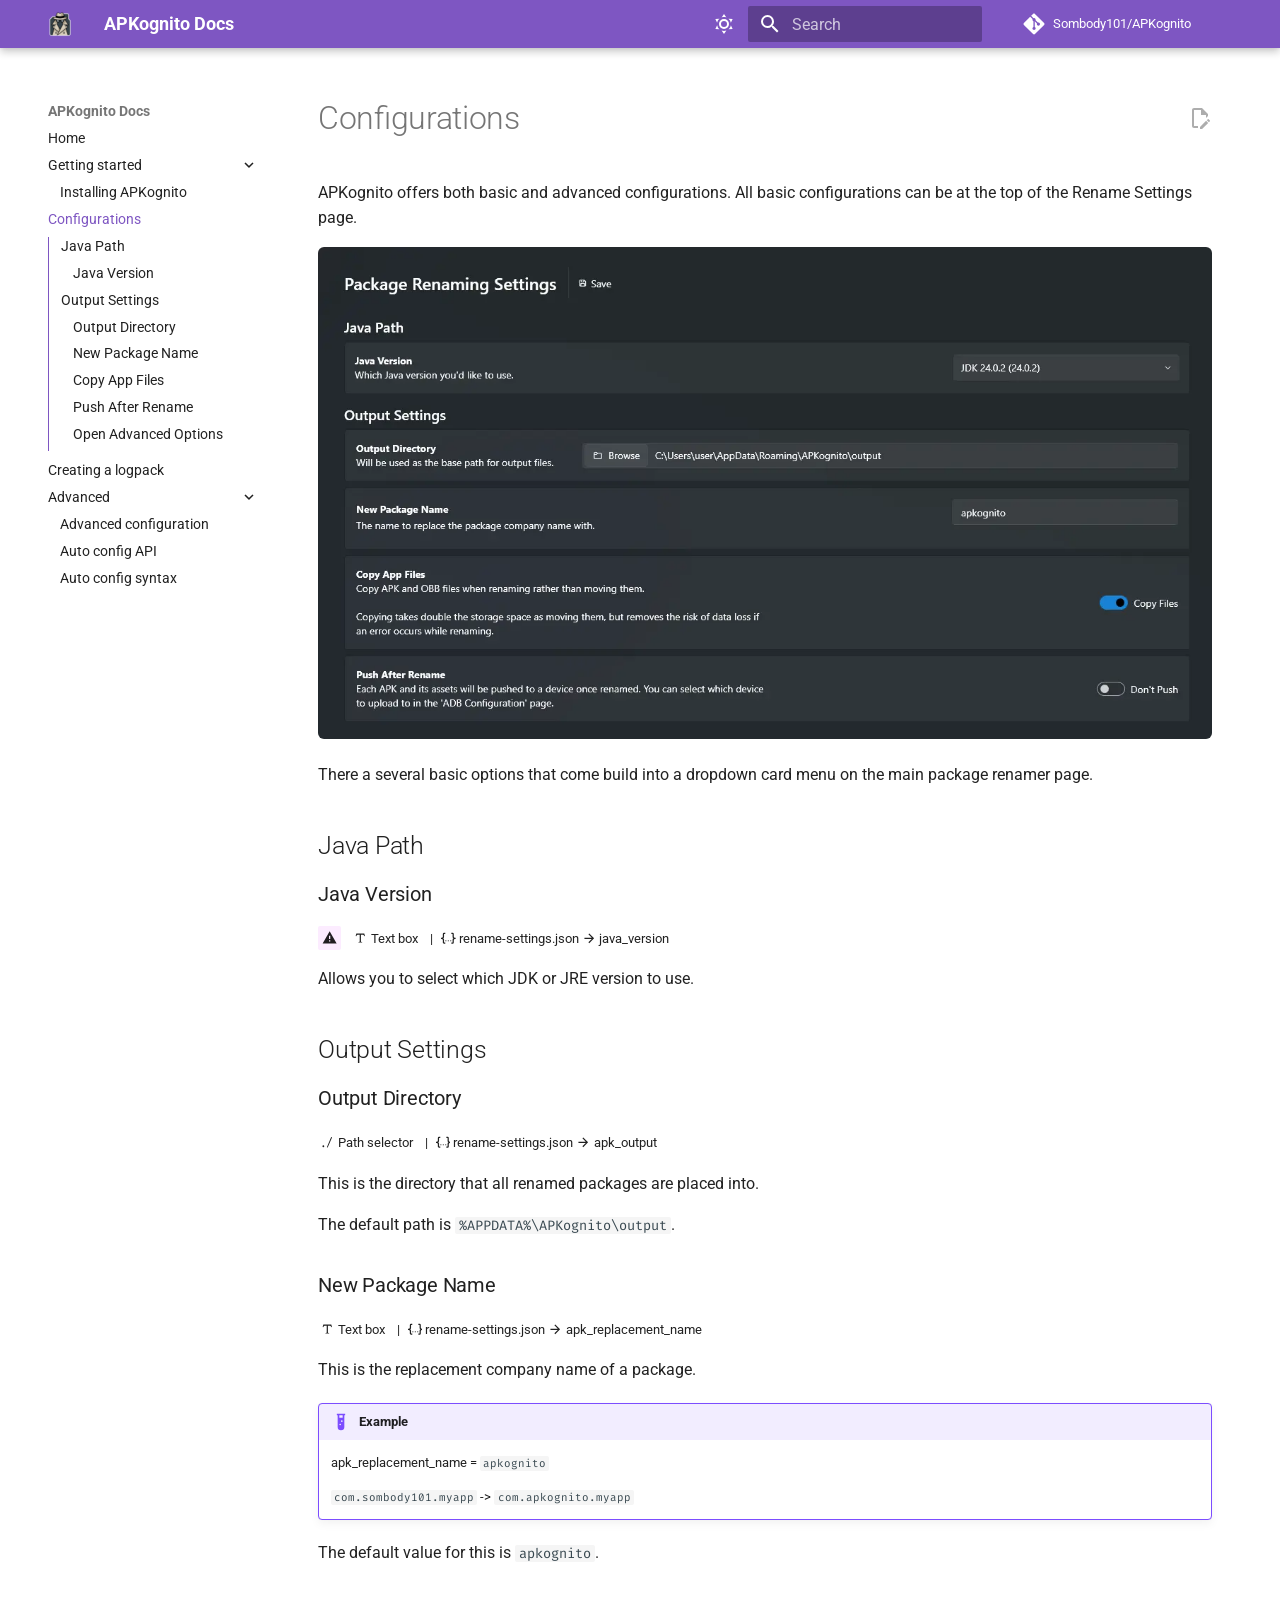
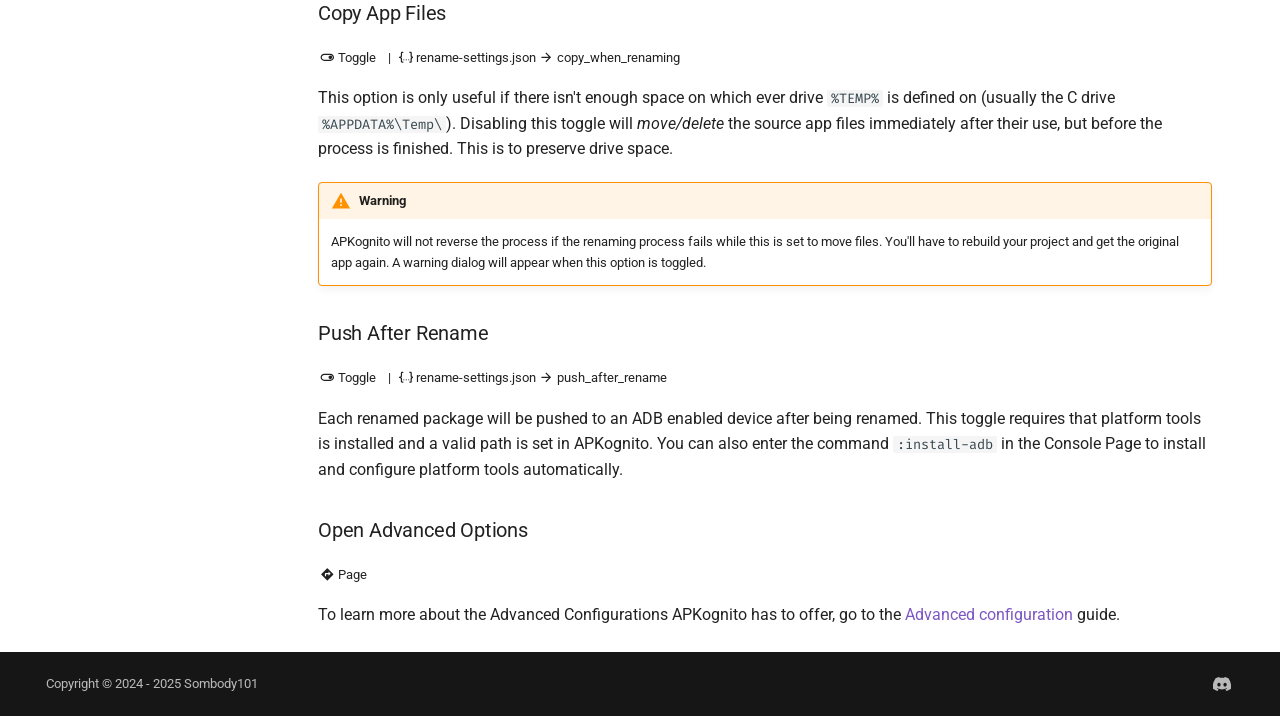
<file: configurations/index.html>
<!doctype html><html lang=en class=no-js> <head><meta charset=utf-8><meta name=viewport content="width=device-width,initial-scale=1"><link href=https://apkognito.win/configurations/ rel=canonical><link href=../getting_started/installing/ rel=prev><link href=../creating_a_logpack/ rel=next><link rel=icon href=../images/apkognito.ico><meta name=generator content="mkdocs-1.6.1, mkdocs-material-9.7.0"><title>Configurations - APKognito Docs</title><link rel=stylesheet href=../assets/stylesheets/main.618322db.min.css><link rel=stylesheet href=../assets/stylesheets/palette.ab4e12ef.min.css><link rel=preconnect href=https://fonts.gstatic.com crossorigin><link rel=stylesheet href="https://fonts.googleapis.com/css?family=Roboto:300,300i,400,400i,700,700i%7CRoboto+Mono:400,400i,700,700i&display=fallback"><style>:root{--md-text-font:"Roboto";--md-code-font:"Roboto Mono"}</style><link rel=stylesheet href=../stylesheets/badges.869fcc.min.css><link rel=stylesheet href=../stylesheets/extras.css><script>__md_scope=new URL("..",location),__md_hash=e=>[...e].reduce(((e,_)=>(e<<5)-e+_.charCodeAt(0)),0),__md_get=(e,_=localStorage,t=__md_scope)=>JSON.parse(_.getItem(t.pathname+"."+e)),__md_set=(e,_,t=localStorage,a=__md_scope)=>{try{t.setItem(a.pathname+"."+e,JSON.stringify(_))}catch(e){}}</script></head> <body dir=ltr data-md-color-scheme=default data-md-color-primary=deep-purple data-md-color-accent=purple> <input class=md-toggle data-md-toggle=drawer type=checkbox id=__drawer autocomplete=off> <input class=md-toggle data-md-toggle=search type=checkbox id=__search autocomplete=off> <label class=md-overlay for=__drawer></label> <div data-md-component=skip> <a href=#configurations class=md-skip> Skip to content </a> </div> <div data-md-component=announce> </div> <header class="md-header md-header--shadow" data-md-component=header> <nav class="md-header__inner md-grid" aria-label=Header> <a href=.. title="APKognito Docs" class="md-header__button md-logo" aria-label="APKognito Docs" data-md-component=logo> <img src=../images/apkognito.webp alt=logo> </a> <label class="md-header__button md-icon" for=__drawer> <svg xmlns=http://www.w3.org/2000/svg viewbox="0 0 24 24"><path d="M3 6h18v2H3zm0 5h18v2H3zm0 5h18v2H3z"/></svg> </label> <div class=md-header__title data-md-component=header-title> <div class=md-header__ellipsis> <div class=md-header__topic> <span class=md-ellipsis> APKognito Docs </span> </div> <div class=md-header__topic data-md-component=header-topic> <span class=md-ellipsis> Configurations </span> </div> </div> </div> <form class=md-header__option data-md-component=palette> <input class=md-option data-md-color-media="(prefers-color-scheme: light)" data-md-color-scheme=default data-md-color-primary=deep-purple data-md-color-accent=purple aria-label="Switch to dark mode" type=radio name=__palette id=__palette_0> <label class="md-header__button md-icon" title="Switch to dark mode" for=__palette_1 hidden> <svg xmlns=http://www.w3.org/2000/svg viewbox="0 0 24 24"><path d="M12 7a5 5 0 0 1 5 5 5 5 0 0 1-5 5 5 5 0 0 1-5-5 5 5 0 0 1 5-5m0 2a3 3 0 0 0-3 3 3 3 0 0 0 3 3 3 3 0 0 0 3-3 3 3 0 0 0-3-3m0-7 2.39 3.42C13.65 5.15 12.84 5 12 5s-1.65.15-2.39.42zM3.34 7l4.16-.35A7.2 7.2 0 0 0 5.94 8.5c-.44.74-.69 1.5-.83 2.29zm.02 10 1.76-3.77a7.131 7.131 0 0 0 2.38 4.14zM20.65 7l-1.77 3.79a7.02 7.02 0 0 0-2.38-4.15zm-.01 10-4.14.36c.59-.51 1.12-1.14 1.54-1.86.42-.73.69-1.5.83-2.29zM12 22l-2.41-3.44c.74.27 1.55.44 2.41.44.82 0 1.63-.17 2.37-.44z"/></svg> </label> <input class=md-option data-md-color-media="(prefers-color-scheme: dark)" data-md-color-scheme=slate data-md-color-primary=indigo data-md-color-accent=light-blue aria-label="Switch to light mode" type=radio name=__palette id=__palette_1> <label class="md-header__button md-icon" title="Switch to light mode" for=__palette_0 hidden> <svg xmlns=http://www.w3.org/2000/svg viewbox="0 0 24 24"><path d="m17.75 4.09-2.53 1.94.91 3.06-2.63-1.81-2.63 1.81.91-3.06-2.53-1.94L12.44 4l1.06-3 1.06 3zm3.5 6.91-1.64 1.25.59 1.98-1.7-1.17-1.7 1.17.59-1.98L15.75 11l2.06-.05L18.5 9l.69 1.95zm-2.28 4.95c.83-.08 1.72 1.1 1.19 1.85-.32.45-.66.87-1.08 1.27C15.17 23 8.84 23 4.94 19.07c-3.91-3.9-3.91-10.24 0-14.14.4-.4.82-.76 1.27-1.08.75-.53 1.93.36 1.85 1.19-.27 2.86.69 5.83 2.89 8.02a9.96 9.96 0 0 0 8.02 2.89m-1.64 2.02a12.08 12.08 0 0 1-7.8-3.47c-2.17-2.19-3.33-5-3.49-7.82-2.81 3.14-2.7 7.96.31 10.98 3.02 3.01 7.84 3.12 10.98.31"/></svg> </label> </form> <script>var palette=__md_get("__palette");if(palette&&palette.color){if("(prefers-color-scheme)"===palette.color.media){var media=matchMedia("(prefers-color-scheme: light)"),input=document.querySelector(media.matches?"[data-md-color-media='(prefers-color-scheme: light)']":"[data-md-color-media='(prefers-color-scheme: dark)']");palette.color.media=input.getAttribute("data-md-color-media"),palette.color.scheme=input.getAttribute("data-md-color-scheme"),palette.color.primary=input.getAttribute("data-md-color-primary"),palette.color.accent=input.getAttribute("data-md-color-accent")}for(var[key,value]of Object.entries(palette.color))document.body.setAttribute("data-md-color-"+key,value)}</script> <label class="md-header__button md-icon" for=__search> <svg xmlns=http://www.w3.org/2000/svg viewbox="0 0 24 24"><path d="M9.5 3A6.5 6.5 0 0 1 16 9.5c0 1.61-.59 3.09-1.56 4.23l.27.27h.79l5 5-1.5 1.5-5-5v-.79l-.27-.27A6.52 6.52 0 0 1 9.5 16 6.5 6.5 0 0 1 3 9.5 6.5 6.5 0 0 1 9.5 3m0 2C7 5 5 7 5 9.5S7 14 9.5 14 14 12 14 9.5 12 5 9.5 5"/></svg> </label> <div class=md-search data-md-component=search role=dialog> <label class=md-search__overlay for=__search></label> <div class=md-search__inner role=search> <form class=md-search__form name=search> <input type=text class=md-search__input name=query aria-label=Search placeholder=Search autocapitalize=off autocorrect=off autocomplete=off spellcheck=false data-md-component=search-query required> <label class="md-search__icon md-icon" for=__search> <svg xmlns=http://www.w3.org/2000/svg viewbox="0 0 24 24"><path d="M9.5 3A6.5 6.5 0 0 1 16 9.5c0 1.61-.59 3.09-1.56 4.23l.27.27h.79l5 5-1.5 1.5-5-5v-.79l-.27-.27A6.52 6.52 0 0 1 9.5 16 6.5 6.5 0 0 1 3 9.5 6.5 6.5 0 0 1 9.5 3m0 2C7 5 5 7 5 9.5S7 14 9.5 14 14 12 14 9.5 12 5 9.5 5"/></svg> <svg xmlns=http://www.w3.org/2000/svg viewbox="0 0 24 24"><path d="M20 11v2H8l5.5 5.5-1.42 1.42L4.16 12l7.92-7.92L13.5 5.5 8 11z"/></svg> </label> <nav class=md-search__options aria-label=Search> <button type=reset class="md-search__icon md-icon" title=Clear aria-label=Clear tabindex=-1> <svg xmlns=http://www.w3.org/2000/svg viewbox="0 0 24 24"><path d="M19 6.41 17.59 5 12 10.59 6.41 5 5 6.41 10.59 12 5 17.59 6.41 19 12 13.41 17.59 19 19 17.59 13.41 12z"/></svg> </button> </nav> </form> <div class=md-search__output> <div class=md-search__scrollwrap tabindex=0 data-md-scrollfix> <div class=md-search-result data-md-component=search-result> <div class=md-search-result__meta> Initializing search </div> <ol class=md-search-result__list role=presentation></ol> </div> </div> </div> </div> </div> <div class=md-header__source> <a href=https://github.com/Sombody101/APKognito/ title="Go to repository" class=md-source data-md-component=source> <div class="md-source__icon md-icon"> <svg xmlns=http://www.w3.org/2000/svg viewbox="0 0 448 512"><!-- Font Awesome Free 7.1.0 by @fontawesome - https://fontawesome.com License - https://fontawesome.com/license/free (Icons: CC BY 4.0, Fonts: SIL OFL 1.1, Code: MIT License) Copyright 2025 Fonticons, Inc.--><path d="M439.6 236.1 244 40.5c-5.4-5.5-12.8-8.5-20.4-8.5s-15 3-20.4 8.4L162.5 81l51.5 51.5c27.1-9.1 52.7 16.8 43.4 43.7l49.7 49.7c34.2-11.8 61.2 31 35.5 56.7-26.5 26.5-70.2-2.9-56-37.3L240.3 199v121.9c25.3 12.5 22.3 41.8 9.1 55-6.4 6.4-15.2 10.1-24.3 10.1s-17.8-3.6-24.3-10.1c-17.6-17.6-11.1-46.9 11.2-56v-123c-20.8-8.5-24.6-30.7-18.6-45L142.6 101 8.5 235.1C3 240.6 0 247.9 0 255.5s3 15 8.5 20.4l195.6 195.7c5.4 5.4 12.7 8.4 20.4 8.4s15-3 20.4-8.4l194.7-194.7c5.4-5.4 8.4-12.8 8.4-20.4s-3-15-8.4-20.4"/></svg> </div> <div class=md-source__repository> Sombody101/APKognito </div> </a> </div> </nav> </header> <div class=md-container data-md-component=container> <main class=md-main data-md-component=main> <div class="md-main__inner md-grid"> <div class="md-sidebar md-sidebar--primary" data-md-component=sidebar data-md-type=navigation> <div class=md-sidebar__scrollwrap> <div class=md-sidebar__inner> <nav class="md-nav md-nav--primary md-nav--integrated" aria-label=Navigation data-md-level=0> <label class=md-nav__title for=__drawer> <a href=.. title="APKognito Docs" class="md-nav__button md-logo" aria-label="APKognito Docs" data-md-component=logo> <img src=../images/apkognito.webp alt=logo> </a> APKognito Docs </label> <div class=md-nav__source> <a href=https://github.com/Sombody101/APKognito/ title="Go to repository" class=md-source data-md-component=source> <div class="md-source__icon md-icon"> <svg xmlns=http://www.w3.org/2000/svg viewbox="0 0 448 512"><!-- Font Awesome Free 7.1.0 by @fontawesome - https://fontawesome.com License - https://fontawesome.com/license/free (Icons: CC BY 4.0, Fonts: SIL OFL 1.1, Code: MIT License) Copyright 2025 Fonticons, Inc.--><path d="M439.6 236.1 244 40.5c-5.4-5.5-12.8-8.5-20.4-8.5s-15 3-20.4 8.4L162.5 81l51.5 51.5c27.1-9.1 52.7 16.8 43.4 43.7l49.7 49.7c34.2-11.8 61.2 31 35.5 56.7-26.5 26.5-70.2-2.9-56-37.3L240.3 199v121.9c25.3 12.5 22.3 41.8 9.1 55-6.4 6.4-15.2 10.1-24.3 10.1s-17.8-3.6-24.3-10.1c-17.6-17.6-11.1-46.9 11.2-56v-123c-20.8-8.5-24.6-30.7-18.6-45L142.6 101 8.5 235.1C3 240.6 0 247.9 0 255.5s3 15 8.5 20.4l195.6 195.7c5.4 5.4 12.7 8.4 20.4 8.4s15-3 20.4-8.4l194.7-194.7c5.4-5.4 8.4-12.8 8.4-20.4s-3-15-8.4-20.4"/></svg> </div> <div class=md-source__repository> Sombody101/APKognito </div> </a> </div> <ul class=md-nav__list data-md-scrollfix> <li class=md-nav__item> <a href=.. class=md-nav__link> <span class=md-ellipsis> Home </span> </a> </li> <li class="md-nav__item md-nav__item--nested"> <input class="md-nav__toggle md-toggle md-toggle--indeterminate" type=checkbox id=__nav_2> <div class="md-nav__link md-nav__container"> <a href=../getting_started/ class="md-nav__link "> <span class=md-ellipsis> Getting started </span> </a> <label class="md-nav__link " for=__nav_2 id=__nav_2_label tabindex=0> <span class="md-nav__icon md-icon"></span> </label> </div> <nav class=md-nav data-md-level=1 aria-labelledby=__nav_2_label aria-expanded=false> <label class=md-nav__title for=__nav_2> <span class="md-nav__icon md-icon"></span> Getting started </label> <ul class=md-nav__list data-md-scrollfix> <li class=md-nav__item> <a href=../getting_started/installing/ class=md-nav__link> <span class=md-ellipsis> Installing APKognito </span> </a> </li> </ul> </nav> </li> <li class="md-nav__item md-nav__item--active"> <input class="md-nav__toggle md-toggle" type=checkbox id=__toc> <label class="md-nav__link md-nav__link--active" for=__toc> <span class=md-ellipsis> Configurations </span> <span class="md-nav__icon md-icon"></span> </label> <a href=./ class="md-nav__link md-nav__link--active"> <span class=md-ellipsis> Configurations </span> </a> <nav class="md-nav md-nav--secondary" aria-label="Table of contents"> <label class=md-nav__title for=__toc> <span class="md-nav__icon md-icon"></span> Table of contents </label> <ul class=md-nav__list data-md-component=toc data-md-scrollfix> <li class=md-nav__item> <a href=#java-path class=md-nav__link> <span class=md-ellipsis> Java Path </span> </a> <nav class=md-nav aria-label="Java Path"> <ul class=md-nav__list> <li class=md-nav__item> <a href=#java-version class=md-nav__link> <span class=md-ellipsis> Java Version </span> </a> </li> </ul> </nav> </li> <li class=md-nav__item> <a href=#output-settings class=md-nav__link> <span class=md-ellipsis> Output Settings </span> </a> <nav class=md-nav aria-label="Output Settings"> <ul class=md-nav__list> <li class=md-nav__item> <a href=#output-directory class=md-nav__link> <span class=md-ellipsis> Output Directory </span> </a> </li> <li class=md-nav__item> <a href=#new-package-name class=md-nav__link> <span class=md-ellipsis> New Package Name </span> </a> </li> <li class=md-nav__item> <a href=#copy-app-files class=md-nav__link> <span class=md-ellipsis> Copy App Files </span> </a> </li> <li class=md-nav__item> <a href=#push-after-rename class=md-nav__link> <span class=md-ellipsis> Push After Rename </span> </a> </li> <li class=md-nav__item> <a href=#open-advanced-options class=md-nav__link> <span class=md-ellipsis> Open Advanced Options </span> </a> </li> </ul> </nav> </li> </ul> </nav> </li> <li class=md-nav__item> <a href=../creating_a_logpack/ class=md-nav__link> <span class=md-ellipsis> Creating a logpack </span> </a> </li> <li class="md-nav__item md-nav__item--nested"> <input class="md-nav__toggle md-toggle md-toggle--indeterminate" type=checkbox id=__nav_5> <label class=md-nav__link for=__nav_5 id=__nav_5_label tabindex=0> <span class=md-ellipsis> Advanced </span> <span class="md-nav__icon md-icon"></span> </label> <nav class=md-nav data-md-level=1 aria-labelledby=__nav_5_label aria-expanded=false> <label class=md-nav__title for=__nav_5> <span class="md-nav__icon md-icon"></span> Advanced </label> <ul class=md-nav__list data-md-scrollfix> <li class=md-nav__item> <a href=../advanced/advanced_package_configurations/ class=md-nav__link> <span class=md-ellipsis> Advanced configuration </span> </a> </li> <li class=md-nav__item> <a href=../advanced/auto_config_api/ class=md-nav__link> <span class=md-ellipsis> Auto config API </span> </a> </li> <li class=md-nav__item> <a href=../advanced/config_syntax/ class=md-nav__link> <span class=md-ellipsis> Auto config syntax </span> </a> </li> </ul> </nav> </li> </ul> </nav> </div> </div> </div> <div class=md-content data-md-component=content> <article class="md-content__inner md-typeset"> <a href=https://github.com/Sombody101/APKognito/edit/master/docs/configurations.md title="Edit this page" class="md-content__button md-icon" rel=edit> <svg xmlns=http://www.w3.org/2000/svg viewbox="0 0 24 24"><path d="M10 20H6V4h7v5h5v3.1l2-2V8l-6-6H6c-1.1 0-2 .9-2 2v16c0 1.1.9 2 2 2h4zm10.2-7c.1 0 .3.1.4.2l1.3 1.3c.2.2.2.6 0 .8l-1 1-2.1-2.1 1-1c.1-.1.2-.2.4-.2m0 3.9L14.1 23H12v-2.1l6.1-6.1z"/></svg> </a> <h1 id=configurations>Configurations</h1> <p>APKognito offers both basic and advanced configurations. All basic configurations can be at the top of the Rename Settings page.</p> <p><img alt="basic configurations location" src=../images/configurations/basic-configurations-location.webp></p> <p>There a several basic options that come build into a dropdown card menu on the main package renamer page.</p> <h2 id=java-path>Java Path</h2> <h3 id=java-version>Java Version</h3> <p><span class=mdx-badge><span class=mdx-badge__icon><span class=twemoji title="Required value"><svg xmlns=http://www.w3.org/2000/svg viewbox="0 0 24 24"><path d="M13 14h-2V9h2m0 9h-2v-2h2M1 21h22L12 2z"/></svg></span></span></span> <span><span class=metadata title="The control type."><span class=twemoji><svg xmlns=http://www.w3.org/2000/svg viewbox="0 0 24 24"><path d="m18.5 4 1.16 4.35-.96.26c-.45-.87-.91-1.74-1.44-2.18C16.73 6 16.11 6 15.5 6H13v10.5c0 .5 0 1 .33 1.25.34.25 1 .25 1.67.25v1H9v-1c.67 0 1.33 0 1.67-.25.33-.25.33-.75.33-1.25V6H8.5c-.61 0-1.23 0-1.76.43-.53.44-.99 1.31-1.44 2.18l-.96-.26L5.5 4z"/></svg></span> Text box</span><span class=metadata title="The JSON key used to access this value in the configuration file."><span> | </span><span class=twemoji><svg xmlns=http://www.w3.org/2000/svg viewbox="0 0 24 24"><path d="M5 3h2v2H5v5a2 2 0 0 1-2 2 2 2 0 0 1 2 2v5h2v2H5c-1.07-.27-2-.9-2-2v-4a2 2 0 0 0-2-2H0v-2h1a2 2 0 0 0 2-2V5a2 2 0 0 1 2-2m14 0a2 2 0 0 1 2 2v4a2 2 0 0 0 2 2h1v2h-1a2 2 0 0 0-2 2v4a2 2 0 0 1-2 2h-2v-2h2v-5a2 2 0 0 1 2-2 2 2 0 0 1-2-2V5h-2V3zm-7 12a1 1 0 0 1 1 1 1 1 0 0 1-1 1 1 1 0 0 1-1-1 1 1 0 0 1 1-1m-4 0a1 1 0 0 1 1 1 1 1 0 0 1-1 1 1 1 0 0 1-1-1 1 1 0 0 1 1-1m8 0a1 1 0 0 1 1 1 1 1 0 0 1-1 1 1 1 0 0 1-1-1 1 1 0 0 1 1-1"/></svg></span> rename-settings.json <span class=twemoji><svg xmlns=http://www.w3.org/2000/svg viewbox="0 0 24 24"><path d="M4 11v2h12l-5.5 5.5 1.42 1.42L19.84 12l-7.92-7.92L10.5 5.5 16 11z"/></svg></span> java_version</span></span></p> <p>Allows you to select which JDK or JRE version to use.</p> <h2 id=output-settings>Output Settings</h2> <h3 id=output-directory>Output Directory</h3> <p><span><span class=metadata title="The control type."><span class=twemoji><svg xmlns=http://www.w3.org/2000/svg viewbox="0 0 24 24"><path d="M19.564 4.42a.75.75 0 0 0-1.378-.59l-6.75 15.75a.75.75 0 0 0 1.378.59zM7 18.5a1.5 1.5 0 1 1-3 0 1.5 1.5 0 0 1 3 0"/></svg></span> Path selector</span><span class=metadata title="The JSON key used to access this value in the configuration file."><span> | </span><span class=twemoji><svg xmlns=http://www.w3.org/2000/svg viewbox="0 0 24 24"><path d="M5 3h2v2H5v5a2 2 0 0 1-2 2 2 2 0 0 1 2 2v5h2v2H5c-1.07-.27-2-.9-2-2v-4a2 2 0 0 0-2-2H0v-2h1a2 2 0 0 0 2-2V5a2 2 0 0 1 2-2m14 0a2 2 0 0 1 2 2v4a2 2 0 0 0 2 2h1v2h-1a2 2 0 0 0-2 2v4a2 2 0 0 1-2 2h-2v-2h2v-5a2 2 0 0 1 2-2 2 2 0 0 1-2-2V5h-2V3zm-7 12a1 1 0 0 1 1 1 1 1 0 0 1-1 1 1 1 0 0 1-1-1 1 1 0 0 1 1-1m-4 0a1 1 0 0 1 1 1 1 1 0 0 1-1 1 1 1 0 0 1-1-1 1 1 0 0 1 1-1m8 0a1 1 0 0 1 1 1 1 1 0 0 1-1 1 1 1 0 0 1-1-1 1 1 0 0 1 1-1"/></svg></span> rename-settings.json <span class=twemoji><svg xmlns=http://www.w3.org/2000/svg viewbox="0 0 24 24"><path d="M4 11v2h12l-5.5 5.5 1.42 1.42L19.84 12l-7.92-7.92L10.5 5.5 16 11z"/></svg></span> apk_output</span></span></p> <p>This is the directory that all renamed packages are placed into.</p> <p>The default path is <code>%APPDATA%\APKognito\output</code>.</p> <h3 id=new-package-name>New Package Name</h3> <p><span><span class=metadata title="The control type."><span class=twemoji><svg xmlns=http://www.w3.org/2000/svg viewbox="0 0 24 24"><path d="m18.5 4 1.16 4.35-.96.26c-.45-.87-.91-1.74-1.44-2.18C16.73 6 16.11 6 15.5 6H13v10.5c0 .5 0 1 .33 1.25.34.25 1 .25 1.67.25v1H9v-1c.67 0 1.33 0 1.67-.25.33-.25.33-.75.33-1.25V6H8.5c-.61 0-1.23 0-1.76.43-.53.44-.99 1.31-1.44 2.18l-.96-.26L5.5 4z"/></svg></span> Text box</span><span class=metadata title="The JSON key used to access this value in the configuration file."><span> | </span><span class=twemoji><svg xmlns=http://www.w3.org/2000/svg viewbox="0 0 24 24"><path d="M5 3h2v2H5v5a2 2 0 0 1-2 2 2 2 0 0 1 2 2v5h2v2H5c-1.07-.27-2-.9-2-2v-4a2 2 0 0 0-2-2H0v-2h1a2 2 0 0 0 2-2V5a2 2 0 0 1 2-2m14 0a2 2 0 0 1 2 2v4a2 2 0 0 0 2 2h1v2h-1a2 2 0 0 0-2 2v4a2 2 0 0 1-2 2h-2v-2h2v-5a2 2 0 0 1 2-2 2 2 0 0 1-2-2V5h-2V3zm-7 12a1 1 0 0 1 1 1 1 1 0 0 1-1 1 1 1 0 0 1-1-1 1 1 0 0 1 1-1m-4 0a1 1 0 0 1 1 1 1 1 0 0 1-1 1 1 1 0 0 1-1-1 1 1 0 0 1 1-1m8 0a1 1 0 0 1 1 1 1 1 0 0 1-1 1 1 1 0 0 1-1-1 1 1 0 0 1 1-1"/></svg></span> rename-settings.json <span class=twemoji><svg xmlns=http://www.w3.org/2000/svg viewbox="0 0 24 24"><path d="M4 11v2h12l-5.5 5.5 1.42 1.42L19.84 12l-7.92-7.92L10.5 5.5 16 11z"/></svg></span> apk_replacement_name</span></span></p> <p>This is the replacement company name of a package.</p> <div class="admonition example"> <p class=admonition-title>Example</p> <p>apk_replacement_name = <code>apkognito</code></p> <p><code>com.sombody101.myapp</code> -&gt; <code>com.apkognito.myapp</code></p> </div> <p>The default value for this is <code>apkognito</code>.</p> <h3 id=copy-app-files>Copy App Files</h3> <p><span><span class=metadata title="The control type."><span class=twemoji><svg xmlns=http://www.w3.org/2000/svg viewbox="0 0 24 24"><path d="M17 6H7c-3.31 0-6 2.69-6 6s2.69 6 6 6h10c3.31 0 6-2.69 6-6s-2.69-6-6-6m0 10H7c-2.21 0-4-1.79-4-4s1.79-4 4-4h10c2.21 0 4 1.79 4 4s-1.79 4-4 4m0-7c-1.66 0-3 1.34-3 3s1.34 3 3 3 3-1.34 3-3-1.34-3-3-3"/></svg></span> Toggle</span><span class=metadata title="The JSON key used to access this value in the configuration file."><span> | </span><span class=twemoji><svg xmlns=http://www.w3.org/2000/svg viewbox="0 0 24 24"><path d="M5 3h2v2H5v5a2 2 0 0 1-2 2 2 2 0 0 1 2 2v5h2v2H5c-1.07-.27-2-.9-2-2v-4a2 2 0 0 0-2-2H0v-2h1a2 2 0 0 0 2-2V5a2 2 0 0 1 2-2m14 0a2 2 0 0 1 2 2v4a2 2 0 0 0 2 2h1v2h-1a2 2 0 0 0-2 2v4a2 2 0 0 1-2 2h-2v-2h2v-5a2 2 0 0 1 2-2 2 2 0 0 1-2-2V5h-2V3zm-7 12a1 1 0 0 1 1 1 1 1 0 0 1-1 1 1 1 0 0 1-1-1 1 1 0 0 1 1-1m-4 0a1 1 0 0 1 1 1 1 1 0 0 1-1 1 1 1 0 0 1-1-1 1 1 0 0 1 1-1m8 0a1 1 0 0 1 1 1 1 1 0 0 1-1 1 1 1 0 0 1-1-1 1 1 0 0 1 1-1"/></svg></span> rename-settings.json <span class=twemoji><svg xmlns=http://www.w3.org/2000/svg viewbox="0 0 24 24"><path d="M4 11v2h12l-5.5 5.5 1.42 1.42L19.84 12l-7.92-7.92L10.5 5.5 16 11z"/></svg></span> copy_when_renaming</span></span></p> <p>This option is only useful if there isn't enough space on which ever drive <code>%TEMP%</code> is defined on (usually the C drive <code>%APPDATA%\Temp\</code>). Disabling this toggle will <em>move/delete</em> the source app files immediately after their use, but before the process is finished. This is to preserve drive space.</p> <div class="admonition warning"> <p class=admonition-title>Warning</p> <p>APKognito will not reverse the process if the renaming process fails while this is set to move files. You'll have to rebuild your project and get the original app again. A warning dialog will appear when this option is toggled.</p> </div> <h3 id=push-after-rename>Push After Rename</h3> <p><span><span class=metadata title="The control type."><span class=twemoji><svg xmlns=http://www.w3.org/2000/svg viewbox="0 0 24 24"><path d="M17 6H7c-3.31 0-6 2.69-6 6s2.69 6 6 6h10c3.31 0 6-2.69 6-6s-2.69-6-6-6m0 10H7c-2.21 0-4-1.79-4-4s1.79-4 4-4h10c2.21 0 4 1.79 4 4s-1.79 4-4 4m0-7c-1.66 0-3 1.34-3 3s1.34 3 3 3 3-1.34 3-3-1.34-3-3-3"/></svg></span> Toggle</span><span class=metadata title="The JSON key used to access this value in the configuration file."><span> | </span><span class=twemoji><svg xmlns=http://www.w3.org/2000/svg viewbox="0 0 24 24"><path d="M5 3h2v2H5v5a2 2 0 0 1-2 2 2 2 0 0 1 2 2v5h2v2H5c-1.07-.27-2-.9-2-2v-4a2 2 0 0 0-2-2H0v-2h1a2 2 0 0 0 2-2V5a2 2 0 0 1 2-2m14 0a2 2 0 0 1 2 2v4a2 2 0 0 0 2 2h1v2h-1a2 2 0 0 0-2 2v4a2 2 0 0 1-2 2h-2v-2h2v-5a2 2 0 0 1 2-2 2 2 0 0 1-2-2V5h-2V3zm-7 12a1 1 0 0 1 1 1 1 1 0 0 1-1 1 1 1 0 0 1-1-1 1 1 0 0 1 1-1m-4 0a1 1 0 0 1 1 1 1 1 0 0 1-1 1 1 1 0 0 1-1-1 1 1 0 0 1 1-1m8 0a1 1 0 0 1 1 1 1 1 0 0 1-1 1 1 1 0 0 1-1-1 1 1 0 0 1 1-1"/></svg></span> rename-settings.json <span class=twemoji><svg xmlns=http://www.w3.org/2000/svg viewbox="0 0 24 24"><path d="M4 11v2h12l-5.5 5.5 1.42 1.42L19.84 12l-7.92-7.92L10.5 5.5 16 11z"/></svg></span> push_after_rename</span></span></p> <p>Each renamed package will be pushed to an ADB enabled device after being renamed. This toggle requires that platform tools is installed and a valid path is set in APKognito. You can also enter the command <code>:install-adb</code> in the Console Page to install and configure platform tools automatically.</p> <h3 id=open-advanced-options>Open Advanced Options</h3> <p><span><span class=metadata title="A redirection to a new page."><span class=twemoji><svg xmlns=http://www.w3.org/2000/svg viewbox="0 0 24 24"><path d="M14 14.5V12h-4v3H8v-4a1 1 0 0 1 1-1h5V7.5l3.5 3.5m4.21.29-9-9h-.01a.996.996 0 0 0-1.41 0l-9 9c-.39.39-.39 1.03 0 1.42l9 9c.39.38 1.02.39 1.42 0l9-9c.39-.39.39-1.03 0-1.42"/></svg></span> Page</span></span></p> <p>To learn more about the Advanced Configurations APKognito has to offer, go to the <a href=../advanced/advanced_package_configurations/ >Advanced configuration</a> guide.</p> </article> </div> <script>var target=document.getElementById(location.hash.slice(1));target&&target.name&&(target.checked=target.name.startsWith("__tabbed_"))</script> </div> </main> <footer class=md-footer> <div class="md-footer-meta md-typeset"> <div class="md-footer-meta__inner md-grid"> <div class=md-copyright> <div class=md-copyright__highlight> Copyright &copy; 2024 - 2025 Sombody101 </div> </div> <div class=md-social> <a href=https://discord.gg/rNR2VHySgF target=_blank rel=noopener title="APKognito Support Discord" class=md-social__link> <svg xmlns=http://www.w3.org/2000/svg viewbox="0 0 576 512"><!-- Font Awesome Free 7.1.0 by @fontawesome - https://fontawesome.com License - https://fontawesome.com/license/free (Icons: CC BY 4.0, Fonts: SIL OFL 1.1, Code: MIT License) Copyright 2025 Fonticons, Inc.--><path d="M492.5 69.8c-.2-.3-.4-.6-.8-.7-38.1-17.5-78.4-30-119.7-37.1-.4-.1-.8 0-1.1.1s-.6.4-.8.8c-5.5 9.9-10.5 20.2-14.9 30.6-44.6-6.8-89.9-6.8-134.4 0-4.5-10.5-9.5-20.7-15.1-30.6-.2-.3-.5-.6-.8-.8s-.7-.2-1.1-.2C162.5 39 122.2 51.5 84.1 69c-.3.1-.6.4-.8.7C7.1 183.5-13.8 294.6-3.6 404.2c0 .3.1.5.2.8s.3.4.5.6c44.4 32.9 94 58 146.8 74.2.4.1.8.1 1.1 0s.7-.4.9-.7c11.3-15.4 21.4-31.8 30-48.8.1-.2.2-.5.2-.8s0-.5-.1-.8-.2-.5-.4-.6-.4-.3-.7-.4c-15.8-6.1-31.2-13.4-45.9-21.9-.3-.2-.5-.4-.7-.6s-.3-.6-.3-.9 0-.6.2-.9.3-.5.6-.7c3.1-2.3 6.2-4.7 9.1-7.1.3-.2.6-.4.9-.4s.7 0 1 .1c96.2 43.9 200.4 43.9 295.5 0 .3-.1.7-.2 1-.2s.7.2.9.4c2.9 2.4 6 4.9 9.1 7.2.2.2.4.4.6.7s.2.6.2.9-.1.6-.3.9-.4.5-.6.6c-14.7 8.6-30 15.9-45.9 21.8-.2.1-.5.2-.7.4s-.3.4-.4.7-.1.5-.1.8.1.5.2.8c8.8 17 18.8 33.3 30 48.8.2.3.6.6.9.7s.8.1 1.1 0c52.9-16.2 102.6-41.3 147.1-74.2.2-.2.4-.4.5-.6s.2-.5.2-.8c12.3-126.8-20.5-236.9-86.9-334.5zm-302 267.7c-29 0-52.8-26.6-52.8-59.2s23.4-59.2 52.8-59.2c29.7 0 53.3 26.8 52.8 59.2 0 32.7-23.4 59.2-52.8 59.2m195.4 0c-29 0-52.8-26.6-52.8-59.2s23.4-59.2 52.8-59.2c29.7 0 53.3 26.8 52.8 59.2 0 32.7-23.2 59.2-52.8 59.2"/></svg> </a> </div> </div> </div> </footer> </div> <div class=md-dialog data-md-component=dialog> <div class="md-dialog__inner md-typeset"></div> </div> <div class=md-progress data-md-component=progress role=progressbar></div> <script id=__config type=application/json>{"annotate": null, "base": "..", "features": ["content.action.edit", "navigation.instant", "navigation.instant.progress", "navigation.expand", "navigation.indexes", "toc.integrate", "content.tooltips"], "search": "../assets/javascripts/workers/search.7a47a382.min.js", "tags": null, "translations": {"clipboard.copied": "Copied to clipboard", "clipboard.copy": "Copy to clipboard", "search.result.more.one": "1 more on this page", "search.result.more.other": "# more on this page", "search.result.none": "No matching documents", "search.result.one": "1 matching document", "search.result.other": "# matching documents", "search.result.placeholder": "Type to start searching", "search.result.term.missing": "Missing", "select.version": "Select version"}, "version": null}</script> <script src=../assets/javascripts/bundle.e71a0d61.min.js></script> </body> </html>
</file>
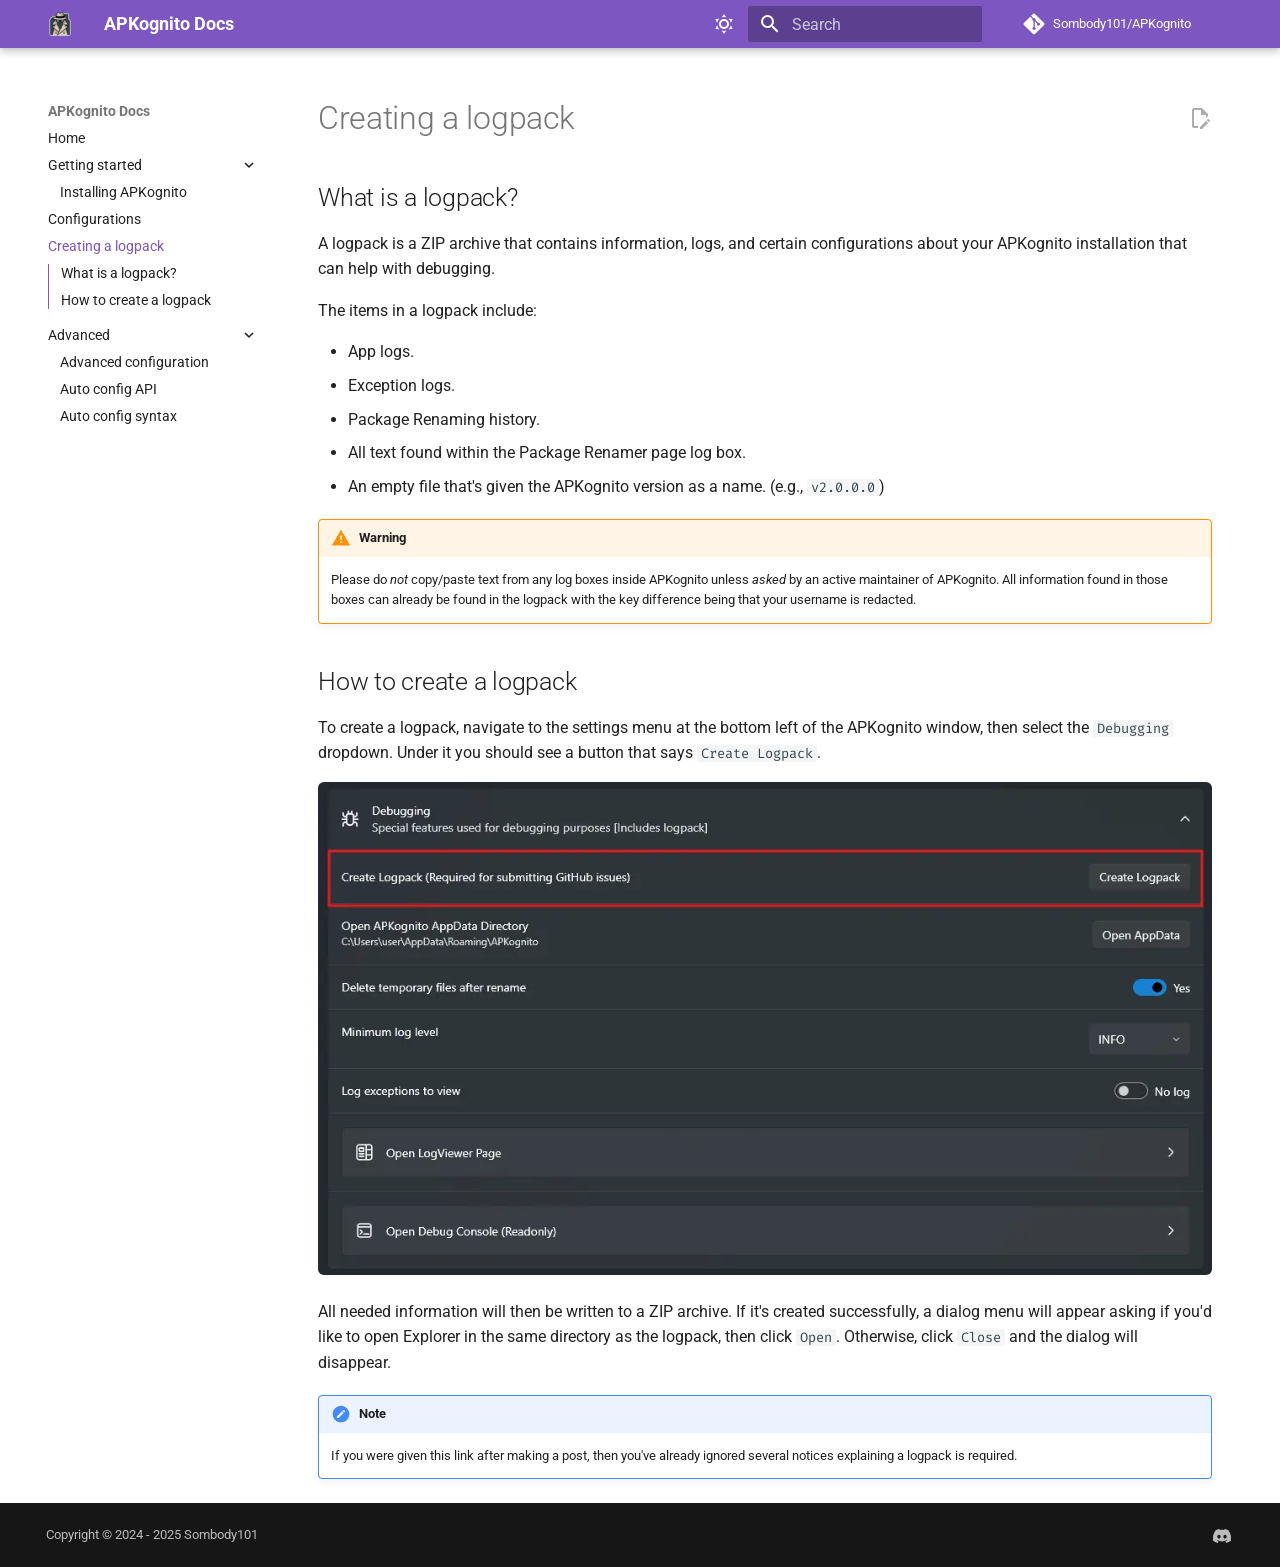
<file: creating_a_logpack/index.html>
<!doctype html><html lang=en class=no-js> <head><meta charset=utf-8><meta name=viewport content="width=device-width,initial-scale=1"><link href=https://apkognito.win/creating_a_logpack/ rel=canonical><link href=../configurations/ rel=prev><link href=../advanced/advanced_package_configurations/ rel=next><link rel=icon href=../images/apkognito.ico><meta name=generator content="mkdocs-1.6.1, mkdocs-material-9.7.0"><title>Creating a logpack - APKognito Docs</title><link rel=stylesheet href=../assets/stylesheets/main.618322db.min.css><link rel=stylesheet href=../assets/stylesheets/palette.ab4e12ef.min.css><link rel=preconnect href=https://fonts.gstatic.com crossorigin><link rel=stylesheet href="https://fonts.googleapis.com/css?family=Roboto:300,300i,400,400i,700,700i%7CRoboto+Mono:400,400i,700,700i&display=fallback"><style>:root{--md-text-font:"Roboto";--md-code-font:"Roboto Mono"}</style><link rel=stylesheet href=../stylesheets/badges.869fcc.min.css><link rel=stylesheet href=../stylesheets/extras.css><script>__md_scope=new URL("..",location),__md_hash=e=>[...e].reduce(((e,_)=>(e<<5)-e+_.charCodeAt(0)),0),__md_get=(e,_=localStorage,t=__md_scope)=>JSON.parse(_.getItem(t.pathname+"."+e)),__md_set=(e,_,t=localStorage,a=__md_scope)=>{try{t.setItem(a.pathname+"."+e,JSON.stringify(_))}catch(e){}}</script></head> <body dir=ltr data-md-color-scheme=default data-md-color-primary=deep-purple data-md-color-accent=purple> <input class=md-toggle data-md-toggle=drawer type=checkbox id=__drawer autocomplete=off> <input class=md-toggle data-md-toggle=search type=checkbox id=__search autocomplete=off> <label class=md-overlay for=__drawer></label> <div data-md-component=skip> <a href=#what-is-a-logpack class=md-skip> Skip to content </a> </div> <div data-md-component=announce> </div> <header class="md-header md-header--shadow" data-md-component=header> <nav class="md-header__inner md-grid" aria-label=Header> <a href=.. title="APKognito Docs" class="md-header__button md-logo" aria-label="APKognito Docs" data-md-component=logo> <img src=../images/apkognito.webp alt=logo> </a> <label class="md-header__button md-icon" for=__drawer> <svg xmlns=http://www.w3.org/2000/svg viewbox="0 0 24 24"><path d="M3 6h18v2H3zm0 5h18v2H3zm0 5h18v2H3z"/></svg> </label> <div class=md-header__title data-md-component=header-title> <div class=md-header__ellipsis> <div class=md-header__topic> <span class=md-ellipsis> APKognito Docs </span> </div> <div class=md-header__topic data-md-component=header-topic> <span class=md-ellipsis> Creating a logpack </span> </div> </div> </div> <form class=md-header__option data-md-component=palette> <input class=md-option data-md-color-media="(prefers-color-scheme: light)" data-md-color-scheme=default data-md-color-primary=deep-purple data-md-color-accent=purple aria-label="Switch to dark mode" type=radio name=__palette id=__palette_0> <label class="md-header__button md-icon" title="Switch to dark mode" for=__palette_1 hidden> <svg xmlns=http://www.w3.org/2000/svg viewbox="0 0 24 24"><path d="M12 7a5 5 0 0 1 5 5 5 5 0 0 1-5 5 5 5 0 0 1-5-5 5 5 0 0 1 5-5m0 2a3 3 0 0 0-3 3 3 3 0 0 0 3 3 3 3 0 0 0 3-3 3 3 0 0 0-3-3m0-7 2.39 3.42C13.65 5.15 12.84 5 12 5s-1.65.15-2.39.42zM3.34 7l4.16-.35A7.2 7.2 0 0 0 5.94 8.5c-.44.74-.69 1.5-.83 2.29zm.02 10 1.76-3.77a7.131 7.131 0 0 0 2.38 4.14zM20.65 7l-1.77 3.79a7.02 7.02 0 0 0-2.38-4.15zm-.01 10-4.14.36c.59-.51 1.12-1.14 1.54-1.86.42-.73.69-1.5.83-2.29zM12 22l-2.41-3.44c.74.27 1.55.44 2.41.44.82 0 1.63-.17 2.37-.44z"/></svg> </label> <input class=md-option data-md-color-media="(prefers-color-scheme: dark)" data-md-color-scheme=slate data-md-color-primary=indigo data-md-color-accent=light-blue aria-label="Switch to light mode" type=radio name=__palette id=__palette_1> <label class="md-header__button md-icon" title="Switch to light mode" for=__palette_0 hidden> <svg xmlns=http://www.w3.org/2000/svg viewbox="0 0 24 24"><path d="m17.75 4.09-2.53 1.94.91 3.06-2.63-1.81-2.63 1.81.91-3.06-2.53-1.94L12.44 4l1.06-3 1.06 3zm3.5 6.91-1.64 1.25.59 1.98-1.7-1.17-1.7 1.17.59-1.98L15.75 11l2.06-.05L18.5 9l.69 1.95zm-2.28 4.95c.83-.08 1.72 1.1 1.19 1.85-.32.45-.66.87-1.08 1.27C15.17 23 8.84 23 4.94 19.07c-3.91-3.9-3.91-10.24 0-14.14.4-.4.82-.76 1.27-1.08.75-.53 1.93.36 1.85 1.19-.27 2.86.69 5.83 2.89 8.02a9.96 9.96 0 0 0 8.02 2.89m-1.64 2.02a12.08 12.08 0 0 1-7.8-3.47c-2.17-2.19-3.33-5-3.49-7.82-2.81 3.14-2.7 7.96.31 10.98 3.02 3.01 7.84 3.12 10.98.31"/></svg> </label> </form> <script>var palette=__md_get("__palette");if(palette&&palette.color){if("(prefers-color-scheme)"===palette.color.media){var media=matchMedia("(prefers-color-scheme: light)"),input=document.querySelector(media.matches?"[data-md-color-media='(prefers-color-scheme: light)']":"[data-md-color-media='(prefers-color-scheme: dark)']");palette.color.media=input.getAttribute("data-md-color-media"),palette.color.scheme=input.getAttribute("data-md-color-scheme"),palette.color.primary=input.getAttribute("data-md-color-primary"),palette.color.accent=input.getAttribute("data-md-color-accent")}for(var[key,value]of Object.entries(palette.color))document.body.setAttribute("data-md-color-"+key,value)}</script> <label class="md-header__button md-icon" for=__search> <svg xmlns=http://www.w3.org/2000/svg viewbox="0 0 24 24"><path d="M9.5 3A6.5 6.5 0 0 1 16 9.5c0 1.61-.59 3.09-1.56 4.23l.27.27h.79l5 5-1.5 1.5-5-5v-.79l-.27-.27A6.52 6.52 0 0 1 9.5 16 6.5 6.5 0 0 1 3 9.5 6.5 6.5 0 0 1 9.5 3m0 2C7 5 5 7 5 9.5S7 14 9.5 14 14 12 14 9.5 12 5 9.5 5"/></svg> </label> <div class=md-search data-md-component=search role=dialog> <label class=md-search__overlay for=__search></label> <div class=md-search__inner role=search> <form class=md-search__form name=search> <input type=text class=md-search__input name=query aria-label=Search placeholder=Search autocapitalize=off autocorrect=off autocomplete=off spellcheck=false data-md-component=search-query required> <label class="md-search__icon md-icon" for=__search> <svg xmlns=http://www.w3.org/2000/svg viewbox="0 0 24 24"><path d="M9.5 3A6.5 6.5 0 0 1 16 9.5c0 1.61-.59 3.09-1.56 4.23l.27.27h.79l5 5-1.5 1.5-5-5v-.79l-.27-.27A6.52 6.52 0 0 1 9.5 16 6.5 6.5 0 0 1 3 9.5 6.5 6.5 0 0 1 9.5 3m0 2C7 5 5 7 5 9.5S7 14 9.5 14 14 12 14 9.5 12 5 9.5 5"/></svg> <svg xmlns=http://www.w3.org/2000/svg viewbox="0 0 24 24"><path d="M20 11v2H8l5.5 5.5-1.42 1.42L4.16 12l7.92-7.92L13.5 5.5 8 11z"/></svg> </label> <nav class=md-search__options aria-label=Search> <button type=reset class="md-search__icon md-icon" title=Clear aria-label=Clear tabindex=-1> <svg xmlns=http://www.w3.org/2000/svg viewbox="0 0 24 24"><path d="M19 6.41 17.59 5 12 10.59 6.41 5 5 6.41 10.59 12 5 17.59 6.41 19 12 13.41 17.59 19 19 17.59 13.41 12z"/></svg> </button> </nav> </form> <div class=md-search__output> <div class=md-search__scrollwrap tabindex=0 data-md-scrollfix> <div class=md-search-result data-md-component=search-result> <div class=md-search-result__meta> Initializing search </div> <ol class=md-search-result__list role=presentation></ol> </div> </div> </div> </div> </div> <div class=md-header__source> <a href=https://github.com/Sombody101/APKognito/ title="Go to repository" class=md-source data-md-component=source> <div class="md-source__icon md-icon"> <svg xmlns=http://www.w3.org/2000/svg viewbox="0 0 448 512"><!-- Font Awesome Free 7.1.0 by @fontawesome - https://fontawesome.com License - https://fontawesome.com/license/free (Icons: CC BY 4.0, Fonts: SIL OFL 1.1, Code: MIT License) Copyright 2025 Fonticons, Inc.--><path d="M439.6 236.1 244 40.5c-5.4-5.5-12.8-8.5-20.4-8.5s-15 3-20.4 8.4L162.5 81l51.5 51.5c27.1-9.1 52.7 16.8 43.4 43.7l49.7 49.7c34.2-11.8 61.2 31 35.5 56.7-26.5 26.5-70.2-2.9-56-37.3L240.3 199v121.9c25.3 12.5 22.3 41.8 9.1 55-6.4 6.4-15.2 10.1-24.3 10.1s-17.8-3.6-24.3-10.1c-17.6-17.6-11.1-46.9 11.2-56v-123c-20.8-8.5-24.6-30.7-18.6-45L142.6 101 8.5 235.1C3 240.6 0 247.9 0 255.5s3 15 8.5 20.4l195.6 195.7c5.4 5.4 12.7 8.4 20.4 8.4s15-3 20.4-8.4l194.7-194.7c5.4-5.4 8.4-12.8 8.4-20.4s-3-15-8.4-20.4"/></svg> </div> <div class=md-source__repository> Sombody101/APKognito </div> </a> </div> </nav> </header> <div class=md-container data-md-component=container> <main class=md-main data-md-component=main> <div class="md-main__inner md-grid"> <div class="md-sidebar md-sidebar--primary" data-md-component=sidebar data-md-type=navigation> <div class=md-sidebar__scrollwrap> <div class=md-sidebar__inner> <nav class="md-nav md-nav--primary md-nav--integrated" aria-label=Navigation data-md-level=0> <label class=md-nav__title for=__drawer> <a href=.. title="APKognito Docs" class="md-nav__button md-logo" aria-label="APKognito Docs" data-md-component=logo> <img src=../images/apkognito.webp alt=logo> </a> APKognito Docs </label> <div class=md-nav__source> <a href=https://github.com/Sombody101/APKognito/ title="Go to repository" class=md-source data-md-component=source> <div class="md-source__icon md-icon"> <svg xmlns=http://www.w3.org/2000/svg viewbox="0 0 448 512"><!-- Font Awesome Free 7.1.0 by @fontawesome - https://fontawesome.com License - https://fontawesome.com/license/free (Icons: CC BY 4.0, Fonts: SIL OFL 1.1, Code: MIT License) Copyright 2025 Fonticons, Inc.--><path d="M439.6 236.1 244 40.5c-5.4-5.5-12.8-8.5-20.4-8.5s-15 3-20.4 8.4L162.5 81l51.5 51.5c27.1-9.1 52.7 16.8 43.4 43.7l49.7 49.7c34.2-11.8 61.2 31 35.5 56.7-26.5 26.5-70.2-2.9-56-37.3L240.3 199v121.9c25.3 12.5 22.3 41.8 9.1 55-6.4 6.4-15.2 10.1-24.3 10.1s-17.8-3.6-24.3-10.1c-17.6-17.6-11.1-46.9 11.2-56v-123c-20.8-8.5-24.6-30.7-18.6-45L142.6 101 8.5 235.1C3 240.6 0 247.9 0 255.5s3 15 8.5 20.4l195.6 195.7c5.4 5.4 12.7 8.4 20.4 8.4s15-3 20.4-8.4l194.7-194.7c5.4-5.4 8.4-12.8 8.4-20.4s-3-15-8.4-20.4"/></svg> </div> <div class=md-source__repository> Sombody101/APKognito </div> </a> </div> <ul class=md-nav__list data-md-scrollfix> <li class=md-nav__item> <a href=.. class=md-nav__link> <span class=md-ellipsis> Home </span> </a> </li> <li class="md-nav__item md-nav__item--nested"> <input class="md-nav__toggle md-toggle md-toggle--indeterminate" type=checkbox id=__nav_2> <div class="md-nav__link md-nav__container"> <a href=../getting_started/ class="md-nav__link "> <span class=md-ellipsis> Getting started </span> </a> <label class="md-nav__link " for=__nav_2 id=__nav_2_label tabindex=0> <span class="md-nav__icon md-icon"></span> </label> </div> <nav class=md-nav data-md-level=1 aria-labelledby=__nav_2_label aria-expanded=false> <label class=md-nav__title for=__nav_2> <span class="md-nav__icon md-icon"></span> Getting started </label> <ul class=md-nav__list data-md-scrollfix> <li class=md-nav__item> <a href=../getting_started/installing/ class=md-nav__link> <span class=md-ellipsis> Installing APKognito </span> </a> </li> </ul> </nav> </li> <li class=md-nav__item> <a href=../configurations/ class=md-nav__link> <span class=md-ellipsis> Configurations </span> </a> </li> <li class="md-nav__item md-nav__item--active"> <input class="md-nav__toggle md-toggle" type=checkbox id=__toc> <label class="md-nav__link md-nav__link--active" for=__toc> <span class=md-ellipsis> Creating a logpack </span> <span class="md-nav__icon md-icon"></span> </label> <a href=./ class="md-nav__link md-nav__link--active"> <span class=md-ellipsis> Creating a logpack </span> </a> <nav class="md-nav md-nav--secondary" aria-label="Table of contents"> <label class=md-nav__title for=__toc> <span class="md-nav__icon md-icon"></span> Table of contents </label> <ul class=md-nav__list data-md-component=toc data-md-scrollfix> <li class=md-nav__item> <a href=#what-is-a-logpack class=md-nav__link> <span class=md-ellipsis> What is a logpack? </span> </a> </li> <li class=md-nav__item> <a href=#how-to-create-a-logpack class=md-nav__link> <span class=md-ellipsis> How to create a logpack </span> </a> </li> </ul> </nav> </li> <li class="md-nav__item md-nav__item--nested"> <input class="md-nav__toggle md-toggle md-toggle--indeterminate" type=checkbox id=__nav_5> <label class=md-nav__link for=__nav_5 id=__nav_5_label tabindex=0> <span class=md-ellipsis> Advanced </span> <span class="md-nav__icon md-icon"></span> </label> <nav class=md-nav data-md-level=1 aria-labelledby=__nav_5_label aria-expanded=false> <label class=md-nav__title for=__nav_5> <span class="md-nav__icon md-icon"></span> Advanced </label> <ul class=md-nav__list data-md-scrollfix> <li class=md-nav__item> <a href=../advanced/advanced_package_configurations/ class=md-nav__link> <span class=md-ellipsis> Advanced configuration </span> </a> </li> <li class=md-nav__item> <a href=../advanced/auto_config_api/ class=md-nav__link> <span class=md-ellipsis> Auto config API </span> </a> </li> <li class=md-nav__item> <a href=../advanced/config_syntax/ class=md-nav__link> <span class=md-ellipsis> Auto config syntax </span> </a> </li> </ul> </nav> </li> </ul> </nav> </div> </div> </div> <div class=md-content data-md-component=content> <article class="md-content__inner md-typeset"> <a href=https://github.com/Sombody101/APKognito/edit/master/docs/creating_a_logpack.md title="Edit this page" class="md-content__button md-icon" rel=edit> <svg xmlns=http://www.w3.org/2000/svg viewbox="0 0 24 24"><path d="M10 20H6V4h7v5h5v3.1l2-2V8l-6-6H6c-1.1 0-2 .9-2 2v16c0 1.1.9 2 2 2h4zm10.2-7c.1 0 .3.1.4.2l1.3 1.3c.2.2.2.6 0 .8l-1 1-2.1-2.1 1-1c.1-.1.2-.2.4-.2m0 3.9L14.1 23H12v-2.1l6.1-6.1z"/></svg> </a> <h1>Creating a logpack</h1> <h2 id=what-is-a-logpack>What is a logpack?</h2> <p>A logpack is a ZIP archive that contains information, logs, and certain configurations about your APKognito installation that can help with debugging.</p> <p>The items in a logpack include:</p> <ul> <li>App logs.</li> <li>Exception logs.</li> <li>Package Renaming history.</li> <li>All text found within the Package Renamer page log box.</li> <li>An empty file that's given the APKognito version as a name. (e.g., <code>v2.0.0.0</code>)</li> </ul> <div class="admonition warning"> <p class=admonition-title>Warning</p> <p>Please do <em>not</em> copy/paste text from any log boxes inside APKognito unless <em>asked</em> by an active maintainer of APKognito. All information found in those boxes can already be found in the logpack with the key difference being that your username is redacted.</p> </div> <h2 id=how-to-create-a-logpack>How to create a logpack</h2> <p>To create a logpack, navigate to the settings menu at the bottom left of the APKognito window, then select the <code>Debugging</code> dropdown. Under it you should see a button that says <code>Create Logpack</code>.</p> <p><img alt="logpack button" src=../images/creating_a_logpack/logpack-button.webp></p> <p>All needed information will then be written to a ZIP archive. If it's created successfully, a dialog menu will appear asking if you'd like to open Explorer in the same directory as the logpack, then click <code>Open</code>. Otherwise, click <code>Close</code> and the dialog will disappear.</p> <div class="admonition note"> <p class=admonition-title>Note</p> <p>If you were given this link after making a post, then you've already ignored several notices explaining a logpack is required.</p> </div> </article> </div> <script>var target=document.getElementById(location.hash.slice(1));target&&target.name&&(target.checked=target.name.startsWith("__tabbed_"))</script> </div> </main> <footer class=md-footer> <div class="md-footer-meta md-typeset"> <div class="md-footer-meta__inner md-grid"> <div class=md-copyright> <div class=md-copyright__highlight> Copyright &copy; 2024 - 2025 Sombody101 </div> </div> <div class=md-social> <a href=https://discord.gg/rNR2VHySgF target=_blank rel=noopener title="APKognito Support Discord" class=md-social__link> <svg xmlns=http://www.w3.org/2000/svg viewbox="0 0 576 512"><!-- Font Awesome Free 7.1.0 by @fontawesome - https://fontawesome.com License - https://fontawesome.com/license/free (Icons: CC BY 4.0, Fonts: SIL OFL 1.1, Code: MIT License) Copyright 2025 Fonticons, Inc.--><path d="M492.5 69.8c-.2-.3-.4-.6-.8-.7-38.1-17.5-78.4-30-119.7-37.1-.4-.1-.8 0-1.1.1s-.6.4-.8.8c-5.5 9.9-10.5 20.2-14.9 30.6-44.6-6.8-89.9-6.8-134.4 0-4.5-10.5-9.5-20.7-15.1-30.6-.2-.3-.5-.6-.8-.8s-.7-.2-1.1-.2C162.5 39 122.2 51.5 84.1 69c-.3.1-.6.4-.8.7C7.1 183.5-13.8 294.6-3.6 404.2c0 .3.1.5.2.8s.3.4.5.6c44.4 32.9 94 58 146.8 74.2.4.1.8.1 1.1 0s.7-.4.9-.7c11.3-15.4 21.4-31.8 30-48.8.1-.2.2-.5.2-.8s0-.5-.1-.8-.2-.5-.4-.6-.4-.3-.7-.4c-15.8-6.1-31.2-13.4-45.9-21.9-.3-.2-.5-.4-.7-.6s-.3-.6-.3-.9 0-.6.2-.9.3-.5.6-.7c3.1-2.3 6.2-4.7 9.1-7.1.3-.2.6-.4.9-.4s.7 0 1 .1c96.2 43.9 200.4 43.9 295.5 0 .3-.1.7-.2 1-.2s.7.2.9.4c2.9 2.4 6 4.9 9.1 7.2.2.2.4.4.6.7s.2.6.2.9-.1.6-.3.9-.4.5-.6.6c-14.7 8.6-30 15.9-45.9 21.8-.2.1-.5.2-.7.4s-.3.4-.4.7-.1.5-.1.8.1.5.2.8c8.8 17 18.8 33.3 30 48.8.2.3.6.6.9.7s.8.1 1.1 0c52.9-16.2 102.6-41.3 147.1-74.2.2-.2.4-.4.5-.6s.2-.5.2-.8c12.3-126.8-20.5-236.9-86.9-334.5zm-302 267.7c-29 0-52.8-26.6-52.8-59.2s23.4-59.2 52.8-59.2c29.7 0 53.3 26.8 52.8 59.2 0 32.7-23.4 59.2-52.8 59.2m195.4 0c-29 0-52.8-26.6-52.8-59.2s23.4-59.2 52.8-59.2c29.7 0 53.3 26.8 52.8 59.2 0 32.7-23.2 59.2-52.8 59.2"/></svg> </a> </div> </div> </div> </footer> </div> <div class=md-dialog data-md-component=dialog> <div class="md-dialog__inner md-typeset"></div> </div> <div class=md-progress data-md-component=progress role=progressbar></div> <script id=__config type=application/json>{"annotate": null, "base": "..", "features": ["content.action.edit", "navigation.instant", "navigation.instant.progress", "navigation.expand", "navigation.indexes", "toc.integrate", "content.tooltips"], "search": "../assets/javascripts/workers/search.7a47a382.min.js", "tags": null, "translations": {"clipboard.copied": "Copied to clipboard", "clipboard.copy": "Copy to clipboard", "search.result.more.one": "1 more on this page", "search.result.more.other": "# more on this page", "search.result.none": "No matching documents", "search.result.one": "1 matching document", "search.result.other": "# matching documents", "search.result.placeholder": "Type to start searching", "search.result.term.missing": "Missing", "select.version": "Select version"}, "version": null}</script> <script src=../assets/javascripts/bundle.e71a0d61.min.js></script> </body> </html>
</file>
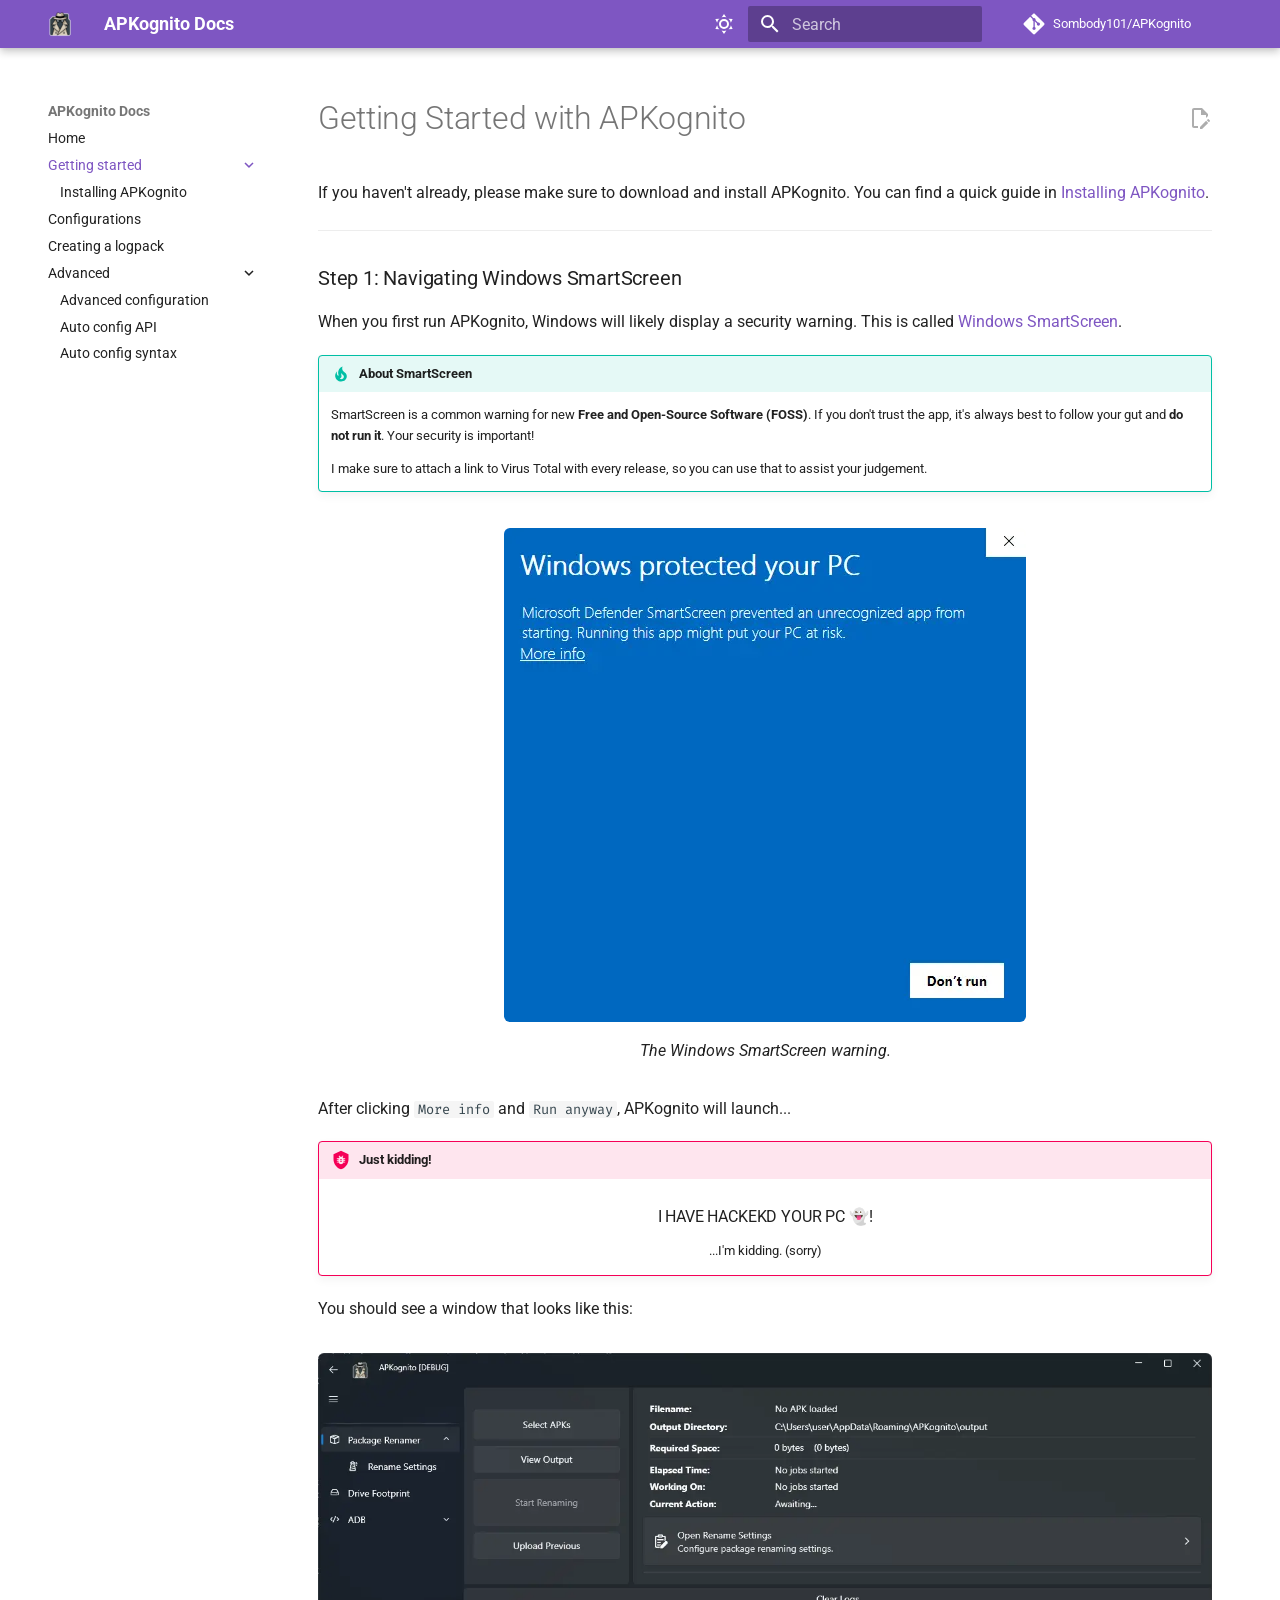
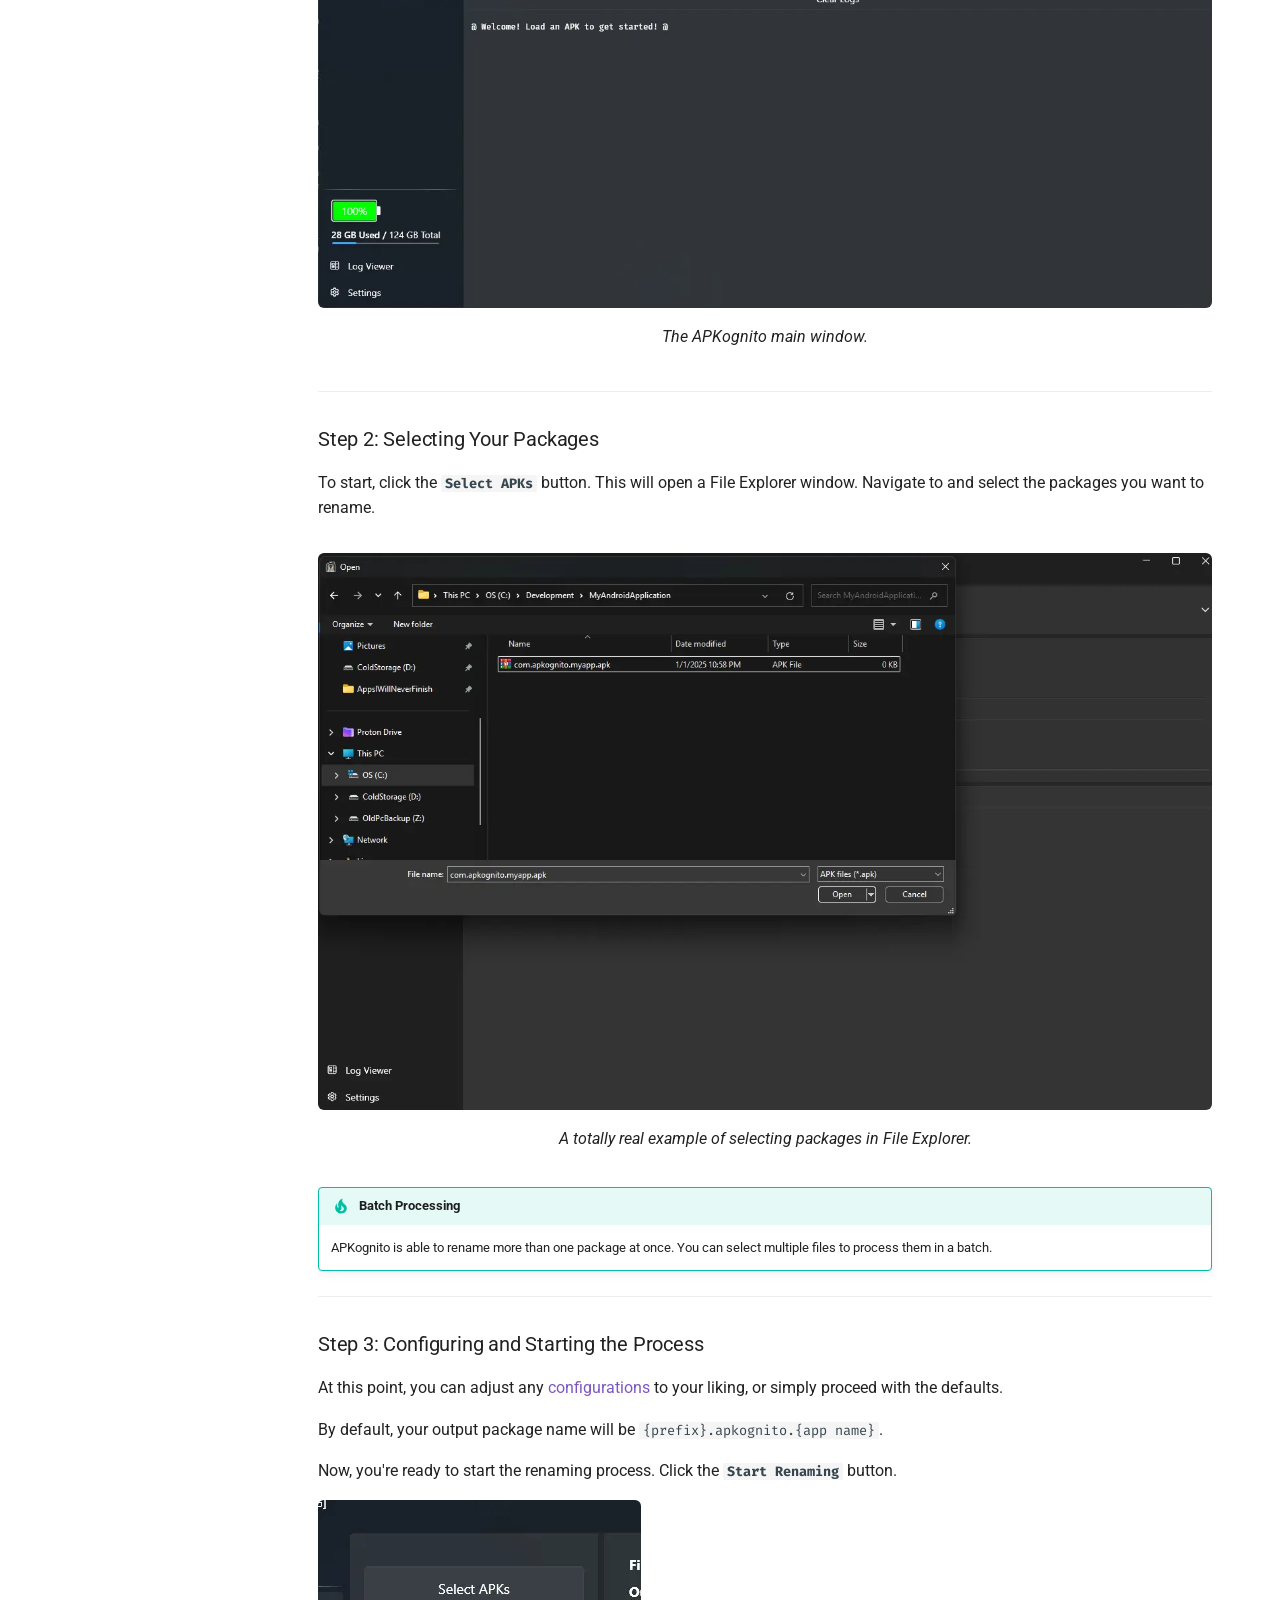
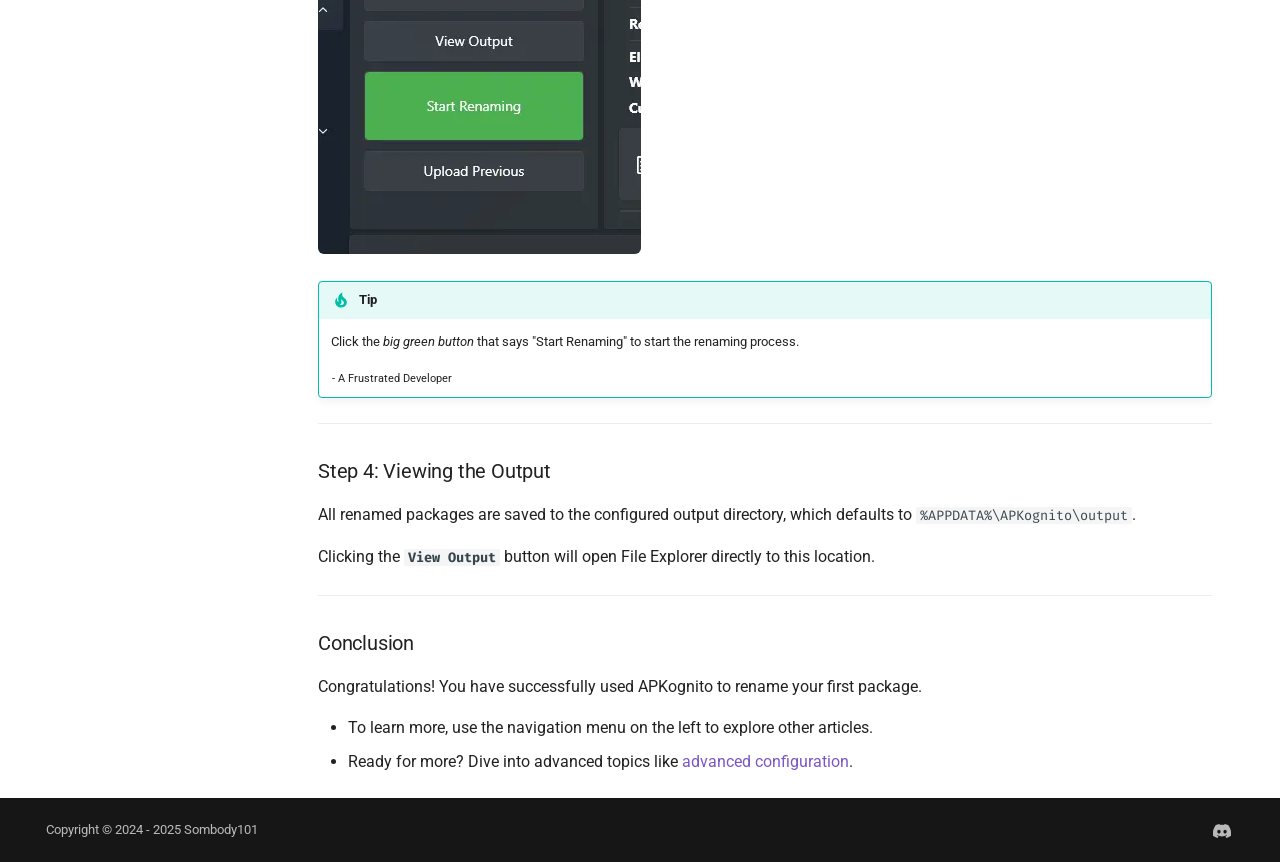
<file: getting_started/index.html>
<!doctype html><html lang=en class=no-js> <head><meta charset=utf-8><meta name=viewport content="width=device-width,initial-scale=1"><link href=https://apkognito.win/getting_started/ rel=canonical><link rel=prev href=..><link href=installing/ rel=next><link rel=icon href=../images/apkognito.ico><meta name=generator content="mkdocs-1.6.1, mkdocs-material-9.7.0"><title>Getting started - APKognito Docs</title><link rel=stylesheet href=../assets/stylesheets/main.618322db.min.css><link rel=stylesheet href=../assets/stylesheets/palette.ab4e12ef.min.css><link rel=preconnect href=https://fonts.gstatic.com crossorigin><link rel=stylesheet href="https://fonts.googleapis.com/css?family=Roboto:300,300i,400,400i,700,700i%7CRoboto+Mono:400,400i,700,700i&display=fallback"><style>:root{--md-text-font:"Roboto";--md-code-font:"Roboto Mono"}</style><link rel=stylesheet href=../stylesheets/badges.869fcc.min.css><link rel=stylesheet href=../stylesheets/extras.css><script>__md_scope=new URL("..",location),__md_hash=e=>[...e].reduce(((e,_)=>(e<<5)-e+_.charCodeAt(0)),0),__md_get=(e,_=localStorage,t=__md_scope)=>JSON.parse(_.getItem(t.pathname+"."+e)),__md_set=(e,_,t=localStorage,a=__md_scope)=>{try{t.setItem(a.pathname+"."+e,JSON.stringify(_))}catch(e){}}</script></head> <body dir=ltr data-md-color-scheme=default data-md-color-primary=deep-purple data-md-color-accent=purple> <input class=md-toggle data-md-toggle=drawer type=checkbox id=__drawer autocomplete=off> <input class=md-toggle data-md-toggle=search type=checkbox id=__search autocomplete=off> <label class=md-overlay for=__drawer></label> <div data-md-component=skip> <a href=#getting-started-with-apkognito class=md-skip> Skip to content </a> </div> <div data-md-component=announce> </div> <header class="md-header md-header--shadow" data-md-component=header> <nav class="md-header__inner md-grid" aria-label=Header> <a href=.. title="APKognito Docs" class="md-header__button md-logo" aria-label="APKognito Docs" data-md-component=logo> <img src=../images/apkognito.webp alt=logo> </a> <label class="md-header__button md-icon" for=__drawer> <svg xmlns=http://www.w3.org/2000/svg viewbox="0 0 24 24"><path d="M3 6h18v2H3zm0 5h18v2H3zm0 5h18v2H3z"/></svg> </label> <div class=md-header__title data-md-component=header-title> <div class=md-header__ellipsis> <div class=md-header__topic> <span class=md-ellipsis> APKognito Docs </span> </div> <div class=md-header__topic data-md-component=header-topic> <span class=md-ellipsis> Getting started </span> </div> </div> </div> <form class=md-header__option data-md-component=palette> <input class=md-option data-md-color-media="(prefers-color-scheme: light)" data-md-color-scheme=default data-md-color-primary=deep-purple data-md-color-accent=purple aria-label="Switch to dark mode" type=radio name=__palette id=__palette_0> <label class="md-header__button md-icon" title="Switch to dark mode" for=__palette_1 hidden> <svg xmlns=http://www.w3.org/2000/svg viewbox="0 0 24 24"><path d="M12 7a5 5 0 0 1 5 5 5 5 0 0 1-5 5 5 5 0 0 1-5-5 5 5 0 0 1 5-5m0 2a3 3 0 0 0-3 3 3 3 0 0 0 3 3 3 3 0 0 0 3-3 3 3 0 0 0-3-3m0-7 2.39 3.42C13.65 5.15 12.84 5 12 5s-1.65.15-2.39.42zM3.34 7l4.16-.35A7.2 7.2 0 0 0 5.94 8.5c-.44.74-.69 1.5-.83 2.29zm.02 10 1.76-3.77a7.131 7.131 0 0 0 2.38 4.14zM20.65 7l-1.77 3.79a7.02 7.02 0 0 0-2.38-4.15zm-.01 10-4.14.36c.59-.51 1.12-1.14 1.54-1.86.42-.73.69-1.5.83-2.29zM12 22l-2.41-3.44c.74.27 1.55.44 2.41.44.82 0 1.63-.17 2.37-.44z"/></svg> </label> <input class=md-option data-md-color-media="(prefers-color-scheme: dark)" data-md-color-scheme=slate data-md-color-primary=indigo data-md-color-accent=light-blue aria-label="Switch to light mode" type=radio name=__palette id=__palette_1> <label class="md-header__button md-icon" title="Switch to light mode" for=__palette_0 hidden> <svg xmlns=http://www.w3.org/2000/svg viewbox="0 0 24 24"><path d="m17.75 4.09-2.53 1.94.91 3.06-2.63-1.81-2.63 1.81.91-3.06-2.53-1.94L12.44 4l1.06-3 1.06 3zm3.5 6.91-1.64 1.25.59 1.98-1.7-1.17-1.7 1.17.59-1.98L15.75 11l2.06-.05L18.5 9l.69 1.95zm-2.28 4.95c.83-.08 1.72 1.1 1.19 1.85-.32.45-.66.87-1.08 1.27C15.17 23 8.84 23 4.94 19.07c-3.91-3.9-3.91-10.24 0-14.14.4-.4.82-.76 1.27-1.08.75-.53 1.93.36 1.85 1.19-.27 2.86.69 5.83 2.89 8.02a9.96 9.96 0 0 0 8.02 2.89m-1.64 2.02a12.08 12.08 0 0 1-7.8-3.47c-2.17-2.19-3.33-5-3.49-7.82-2.81 3.14-2.7 7.96.31 10.98 3.02 3.01 7.84 3.12 10.98.31"/></svg> </label> </form> <script>var palette=__md_get("__palette");if(palette&&palette.color){if("(prefers-color-scheme)"===palette.color.media){var media=matchMedia("(prefers-color-scheme: light)"),input=document.querySelector(media.matches?"[data-md-color-media='(prefers-color-scheme: light)']":"[data-md-color-media='(prefers-color-scheme: dark)']");palette.color.media=input.getAttribute("data-md-color-media"),palette.color.scheme=input.getAttribute("data-md-color-scheme"),palette.color.primary=input.getAttribute("data-md-color-primary"),palette.color.accent=input.getAttribute("data-md-color-accent")}for(var[key,value]of Object.entries(palette.color))document.body.setAttribute("data-md-color-"+key,value)}</script> <label class="md-header__button md-icon" for=__search> <svg xmlns=http://www.w3.org/2000/svg viewbox="0 0 24 24"><path d="M9.5 3A6.5 6.5 0 0 1 16 9.5c0 1.61-.59 3.09-1.56 4.23l.27.27h.79l5 5-1.5 1.5-5-5v-.79l-.27-.27A6.52 6.52 0 0 1 9.5 16 6.5 6.5 0 0 1 3 9.5 6.5 6.5 0 0 1 9.5 3m0 2C7 5 5 7 5 9.5S7 14 9.5 14 14 12 14 9.5 12 5 9.5 5"/></svg> </label> <div class=md-search data-md-component=search role=dialog> <label class=md-search__overlay for=__search></label> <div class=md-search__inner role=search> <form class=md-search__form name=search> <input type=text class=md-search__input name=query aria-label=Search placeholder=Search autocapitalize=off autocorrect=off autocomplete=off spellcheck=false data-md-component=search-query required> <label class="md-search__icon md-icon" for=__search> <svg xmlns=http://www.w3.org/2000/svg viewbox="0 0 24 24"><path d="M9.5 3A6.5 6.5 0 0 1 16 9.5c0 1.61-.59 3.09-1.56 4.23l.27.27h.79l5 5-1.5 1.5-5-5v-.79l-.27-.27A6.52 6.52 0 0 1 9.5 16 6.5 6.5 0 0 1 3 9.5 6.5 6.5 0 0 1 9.5 3m0 2C7 5 5 7 5 9.5S7 14 9.5 14 14 12 14 9.5 12 5 9.5 5"/></svg> <svg xmlns=http://www.w3.org/2000/svg viewbox="0 0 24 24"><path d="M20 11v2H8l5.5 5.5-1.42 1.42L4.16 12l7.92-7.92L13.5 5.5 8 11z"/></svg> </label> <nav class=md-search__options aria-label=Search> <button type=reset class="md-search__icon md-icon" title=Clear aria-label=Clear tabindex=-1> <svg xmlns=http://www.w3.org/2000/svg viewbox="0 0 24 24"><path d="M19 6.41 17.59 5 12 10.59 6.41 5 5 6.41 10.59 12 5 17.59 6.41 19 12 13.41 17.59 19 19 17.59 13.41 12z"/></svg> </button> </nav> </form> <div class=md-search__output> <div class=md-search__scrollwrap tabindex=0 data-md-scrollfix> <div class=md-search-result data-md-component=search-result> <div class=md-search-result__meta> Initializing search </div> <ol class=md-search-result__list role=presentation></ol> </div> </div> </div> </div> </div> <div class=md-header__source> <a href=https://github.com/Sombody101/APKognito/ title="Go to repository" class=md-source data-md-component=source> <div class="md-source__icon md-icon"> <svg xmlns=http://www.w3.org/2000/svg viewbox="0 0 448 512"><!-- Font Awesome Free 7.1.0 by @fontawesome - https://fontawesome.com License - https://fontawesome.com/license/free (Icons: CC BY 4.0, Fonts: SIL OFL 1.1, Code: MIT License) Copyright 2025 Fonticons, Inc.--><path d="M439.6 236.1 244 40.5c-5.4-5.5-12.8-8.5-20.4-8.5s-15 3-20.4 8.4L162.5 81l51.5 51.5c27.1-9.1 52.7 16.8 43.4 43.7l49.7 49.7c34.2-11.8 61.2 31 35.5 56.7-26.5 26.5-70.2-2.9-56-37.3L240.3 199v121.9c25.3 12.5 22.3 41.8 9.1 55-6.4 6.4-15.2 10.1-24.3 10.1s-17.8-3.6-24.3-10.1c-17.6-17.6-11.1-46.9 11.2-56v-123c-20.8-8.5-24.6-30.7-18.6-45L142.6 101 8.5 235.1C3 240.6 0 247.9 0 255.5s3 15 8.5 20.4l195.6 195.7c5.4 5.4 12.7 8.4 20.4 8.4s15-3 20.4-8.4l194.7-194.7c5.4-5.4 8.4-12.8 8.4-20.4s-3-15-8.4-20.4"/></svg> </div> <div class=md-source__repository> Sombody101/APKognito </div> </a> </div> </nav> </header> <div class=md-container data-md-component=container> <main class=md-main data-md-component=main> <div class="md-main__inner md-grid"> <div class="md-sidebar md-sidebar--primary" data-md-component=sidebar data-md-type=navigation> <div class=md-sidebar__scrollwrap> <div class=md-sidebar__inner> <nav class="md-nav md-nav--primary md-nav--integrated" aria-label=Navigation data-md-level=0> <label class=md-nav__title for=__drawer> <a href=.. title="APKognito Docs" class="md-nav__button md-logo" aria-label="APKognito Docs" data-md-component=logo> <img src=../images/apkognito.webp alt=logo> </a> APKognito Docs </label> <div class=md-nav__source> <a href=https://github.com/Sombody101/APKognito/ title="Go to repository" class=md-source data-md-component=source> <div class="md-source__icon md-icon"> <svg xmlns=http://www.w3.org/2000/svg viewbox="0 0 448 512"><!-- Font Awesome Free 7.1.0 by @fontawesome - https://fontawesome.com License - https://fontawesome.com/license/free (Icons: CC BY 4.0, Fonts: SIL OFL 1.1, Code: MIT License) Copyright 2025 Fonticons, Inc.--><path d="M439.6 236.1 244 40.5c-5.4-5.5-12.8-8.5-20.4-8.5s-15 3-20.4 8.4L162.5 81l51.5 51.5c27.1-9.1 52.7 16.8 43.4 43.7l49.7 49.7c34.2-11.8 61.2 31 35.5 56.7-26.5 26.5-70.2-2.9-56-37.3L240.3 199v121.9c25.3 12.5 22.3 41.8 9.1 55-6.4 6.4-15.2 10.1-24.3 10.1s-17.8-3.6-24.3-10.1c-17.6-17.6-11.1-46.9 11.2-56v-123c-20.8-8.5-24.6-30.7-18.6-45L142.6 101 8.5 235.1C3 240.6 0 247.9 0 255.5s3 15 8.5 20.4l195.6 195.7c5.4 5.4 12.7 8.4 20.4 8.4s15-3 20.4-8.4l194.7-194.7c5.4-5.4 8.4-12.8 8.4-20.4s-3-15-8.4-20.4"/></svg> </div> <div class=md-source__repository> Sombody101/APKognito </div> </a> </div> <ul class=md-nav__list data-md-scrollfix> <li class=md-nav__item> <a href=.. class=md-nav__link> <span class=md-ellipsis> Home </span> </a> </li> <li class="md-nav__item md-nav__item--active md-nav__item--nested"> <input class="md-nav__toggle md-toggle " type=checkbox id=__nav_2 checked> <div class="md-nav__link md-nav__container"> <a href=./ class="md-nav__link md-nav__link--active"> <span class=md-ellipsis> Getting started </span> </a> <label class="md-nav__link md-nav__link--active" for=__nav_2 id=__nav_2_label tabindex=0> <span class="md-nav__icon md-icon"></span> </label> </div> <nav class=md-nav data-md-level=1 aria-labelledby=__nav_2_label aria-expanded=true> <label class=md-nav__title for=__nav_2> <span class="md-nav__icon md-icon"></span> Getting started </label> <ul class=md-nav__list data-md-scrollfix> <li class=md-nav__item> <a href=installing/ class=md-nav__link> <span class=md-ellipsis> Installing APKognito </span> </a> </li> </ul> </nav> </li> <li class=md-nav__item> <a href=../configurations/ class=md-nav__link> <span class=md-ellipsis> Configurations </span> </a> </li> <li class=md-nav__item> <a href=../creating_a_logpack/ class=md-nav__link> <span class=md-ellipsis> Creating a logpack </span> </a> </li> <li class="md-nav__item md-nav__item--nested"> <input class="md-nav__toggle md-toggle md-toggle--indeterminate" type=checkbox id=__nav_5> <label class=md-nav__link for=__nav_5 id=__nav_5_label tabindex=0> <span class=md-ellipsis> Advanced </span> <span class="md-nav__icon md-icon"></span> </label> <nav class=md-nav data-md-level=1 aria-labelledby=__nav_5_label aria-expanded=false> <label class=md-nav__title for=__nav_5> <span class="md-nav__icon md-icon"></span> Advanced </label> <ul class=md-nav__list data-md-scrollfix> <li class=md-nav__item> <a href=../advanced/advanced_package_configurations/ class=md-nav__link> <span class=md-ellipsis> Advanced configuration </span> </a> </li> <li class=md-nav__item> <a href=../advanced/auto_config_api/ class=md-nav__link> <span class=md-ellipsis> Auto config API </span> </a> </li> <li class=md-nav__item> <a href=../advanced/config_syntax/ class=md-nav__link> <span class=md-ellipsis> Auto config syntax </span> </a> </li> </ul> </nav> </li> </ul> </nav> </div> </div> </div> <div class=md-content data-md-component=content> <article class="md-content__inner md-typeset"> <a href=https://github.com/Sombody101/APKognito/edit/master/docs/getting_started/index.md title="Edit this page" class="md-content__button md-icon" rel=edit> <svg xmlns=http://www.w3.org/2000/svg viewbox="0 0 24 24"><path d="M10 20H6V4h7v5h5v3.1l2-2V8l-6-6H6c-1.1 0-2 .9-2 2v16c0 1.1.9 2 2 2h4zm10.2-7c.1 0 .3.1.4.2l1.3 1.3c.2.2.2.6 0 .8l-1 1-2.1-2.1 1-1c.1-.1.2-.2.4-.2m0 3.9L14.1 23H12v-2.1l6.1-6.1z"/></svg> </a> <h1 id=getting-started-with-apkognito>Getting Started with APKognito</h1> <p>If you haven't already, please make sure to download and install APKognito. You can find a quick guide in <a href=installing/ >Installing APKognito</a>.</p> <hr> <h3 id=step-1-navigating-windows-smartscreen>Step 1: Navigating Windows SmartScreen</h3> <p>When you first run APKognito, Windows will likely display a security warning. This is called <a href=https://learn.microsoft.com/en-us/windows/security/operating-system-security/virus-and-threat-protection/microsoft-defender-smartscreen/ >Windows SmartScreen</a>.</p> <div class="admonition tip"> <p class=admonition-title>About SmartScreen</p> <p>SmartScreen is a common warning for new <strong>Free and Open-Source Software (FOSS)</strong>. If you don't trust the app, it's always best to follow your gut and <strong>do not run it</strong>. Your security is important!</p> <p>I make sure to attach a link to Virus Total with every release, so you can use that to assist your judgement.</p> </div> <figure> <p><img alt="Windows security example" src=../images/index/windows-security-warning.webp> </p> <figcaption>The Windows SmartScreen warning.</figcaption> </figure> <p>After clicking <code>More info</code> and <code>Run anyway</code>, APKognito will launch...</p> <div class="admonition bug"> <p class=admonition-title>Just kidding!</p> <p><h3 style="text-align: center;">I HAVE HACKEKD YOUR PC 👻!</h3> <p style="text-align: center;">...I'm kidding. (sorry)</p></p> </div> <p>You should see a window that looks like this:</p> <figure> <p><img alt="APKognito Main Page Example" src=../images/index/apkognito-main-page-example.webp> </p> <figcaption>The APKognito main window.</figcaption> </figure> <hr> <h3 id=step-2-selecting-your-packages>Step 2: Selecting Your Packages</h3> <p>To start, click the <strong><code>Select APKs</code></strong> button. This will open a File Explorer window. Navigate to and select the packages you want to rename.</p> <figure> <p><img alt="Totally Real Example" src=../images/index/real-example.webp> </p> <figcaption>A totally real example of selecting packages in File Explorer.</figcaption> </figure> <div class="admonition tip"> <p class=admonition-title>Batch Processing</p> <p>APKognito is able to rename more than one package at once. You can select multiple files to process them in a batch.</p> </div> <hr> <h3 id=step-3-configuring-and-starting-the-process>Step 3: Configuring and Starting the Process</h3> <p>At this point, you can adjust any <a href=../configurations/ >configurations</a> to your liking, or simply proceed with the defaults.</p> <p>By default, your output package name will be <code>{prefix}.apkognito.{app name}</code>.</p> <p>Now, you're ready to start the renaming process. Click the <strong><code>Start Renaming</code></strong> button.</p> <p><img alt="Start Example" src=../images/index/start-example.webp></p> <div class="admonition tip"> <p class=admonition-title>Tip</p> <p>Click the <em>big green button</em> that says "Start Renaming" to start the renaming process.</p> <p><sub>- A Frustrated Developer</sub></p> </div> <hr> <h3 id=step-4-viewing-the-output>Step 4: Viewing the Output</h3> <p>All renamed packages are saved to the configured output directory, which defaults to <code>%APPDATA%\APKognito\output</code>.</p> <p>Clicking the <strong><code>View Output</code></strong> button will open File Explorer directly to this location.</p> <hr> <h3 id=conclusion>Conclusion</h3> <p>Congratulations! You have successfully used APKognito to rename your first package.</p> <ul> <li>To learn more, use the navigation menu on the left to explore other articles.</li> <li>Ready for more? Dive into advanced topics like <a href=../advanced/advanced_package_configurations/ >advanced configuration</a>.</li> </ul> </article> </div> <script>var target=document.getElementById(location.hash.slice(1));target&&target.name&&(target.checked=target.name.startsWith("__tabbed_"))</script> </div> </main> <footer class=md-footer> <div class="md-footer-meta md-typeset"> <div class="md-footer-meta__inner md-grid"> <div class=md-copyright> <div class=md-copyright__highlight> Copyright &copy; 2024 - 2025 Sombody101 </div> </div> <div class=md-social> <a href=https://discord.gg/rNR2VHySgF target=_blank rel=noopener title="APKognito Support Discord" class=md-social__link> <svg xmlns=http://www.w3.org/2000/svg viewbox="0 0 576 512"><!-- Font Awesome Free 7.1.0 by @fontawesome - https://fontawesome.com License - https://fontawesome.com/license/free (Icons: CC BY 4.0, Fonts: SIL OFL 1.1, Code: MIT License) Copyright 2025 Fonticons, Inc.--><path d="M492.5 69.8c-.2-.3-.4-.6-.8-.7-38.1-17.5-78.4-30-119.7-37.1-.4-.1-.8 0-1.1.1s-.6.4-.8.8c-5.5 9.9-10.5 20.2-14.9 30.6-44.6-6.8-89.9-6.8-134.4 0-4.5-10.5-9.5-20.7-15.1-30.6-.2-.3-.5-.6-.8-.8s-.7-.2-1.1-.2C162.5 39 122.2 51.5 84.1 69c-.3.1-.6.4-.8.7C7.1 183.5-13.8 294.6-3.6 404.2c0 .3.1.5.2.8s.3.4.5.6c44.4 32.9 94 58 146.8 74.2.4.1.8.1 1.1 0s.7-.4.9-.7c11.3-15.4 21.4-31.8 30-48.8.1-.2.2-.5.2-.8s0-.5-.1-.8-.2-.5-.4-.6-.4-.3-.7-.4c-15.8-6.1-31.2-13.4-45.9-21.9-.3-.2-.5-.4-.7-.6s-.3-.6-.3-.9 0-.6.2-.9.3-.5.6-.7c3.1-2.3 6.2-4.7 9.1-7.1.3-.2.6-.4.9-.4s.7 0 1 .1c96.2 43.9 200.4 43.9 295.5 0 .3-.1.7-.2 1-.2s.7.2.9.4c2.9 2.4 6 4.9 9.1 7.2.2.2.4.4.6.7s.2.6.2.9-.1.6-.3.9-.4.5-.6.6c-14.7 8.6-30 15.9-45.9 21.8-.2.1-.5.2-.7.4s-.3.4-.4.7-.1.5-.1.8.1.5.2.8c8.8 17 18.8 33.3 30 48.8.2.3.6.6.9.7s.8.1 1.1 0c52.9-16.2 102.6-41.3 147.1-74.2.2-.2.4-.4.5-.6s.2-.5.2-.8c12.3-126.8-20.5-236.9-86.9-334.5zm-302 267.7c-29 0-52.8-26.6-52.8-59.2s23.4-59.2 52.8-59.2c29.7 0 53.3 26.8 52.8 59.2 0 32.7-23.4 59.2-52.8 59.2m195.4 0c-29 0-52.8-26.6-52.8-59.2s23.4-59.2 52.8-59.2c29.7 0 53.3 26.8 52.8 59.2 0 32.7-23.2 59.2-52.8 59.2"/></svg> </a> </div> </div> </div> </footer> </div> <div class=md-dialog data-md-component=dialog> <div class="md-dialog__inner md-typeset"></div> </div> <div class=md-progress data-md-component=progress role=progressbar></div> <script id=__config type=application/json>{"annotate": null, "base": "..", "features": ["content.action.edit", "navigation.instant", "navigation.instant.progress", "navigation.expand", "navigation.indexes", "toc.integrate", "content.tooltips"], "search": "../assets/javascripts/workers/search.7a47a382.min.js", "tags": null, "translations": {"clipboard.copied": "Copied to clipboard", "clipboard.copy": "Copy to clipboard", "search.result.more.one": "1 more on this page", "search.result.more.other": "# more on this page", "search.result.none": "No matching documents", "search.result.one": "1 matching document", "search.result.other": "# matching documents", "search.result.placeholder": "Type to start searching", "search.result.term.missing": "Missing", "select.version": "Select version"}, "version": null}</script> <script src=../assets/javascripts/bundle.e71a0d61.min.js></script> </body> </html>
</file>
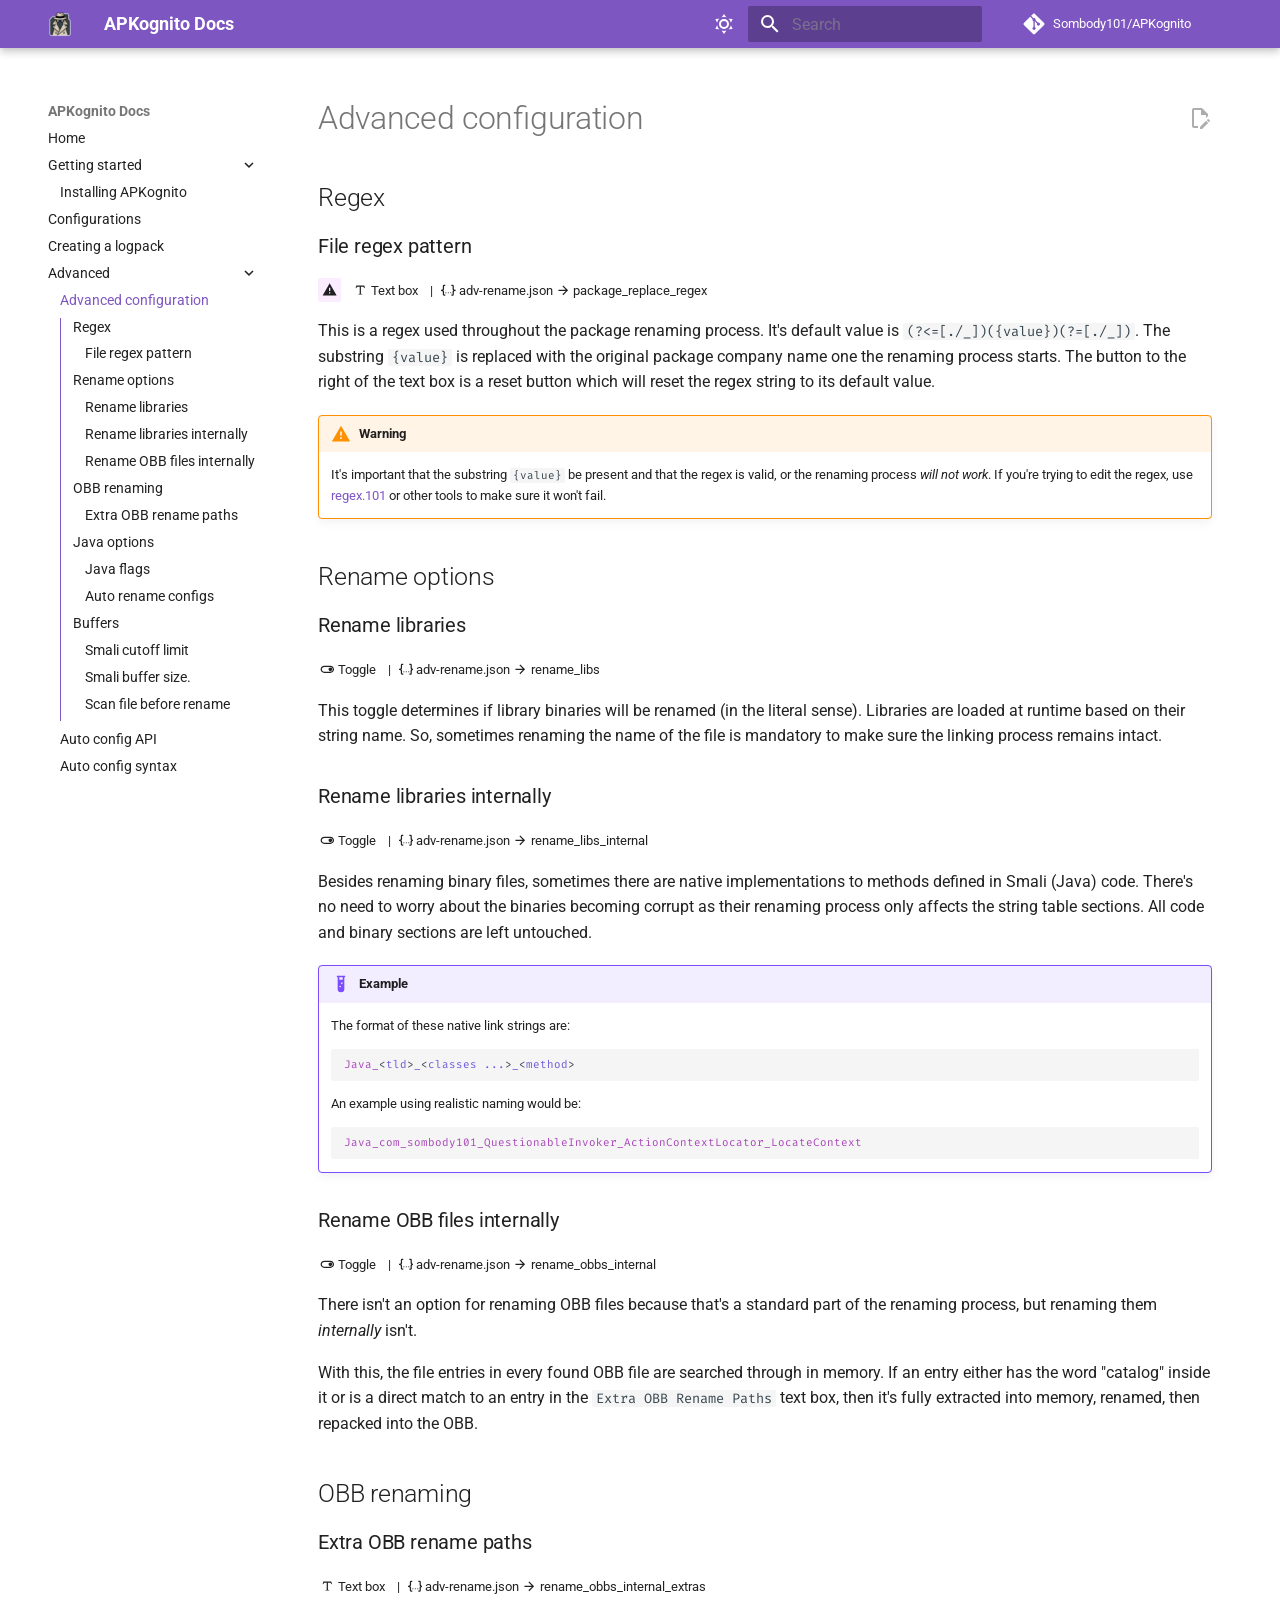
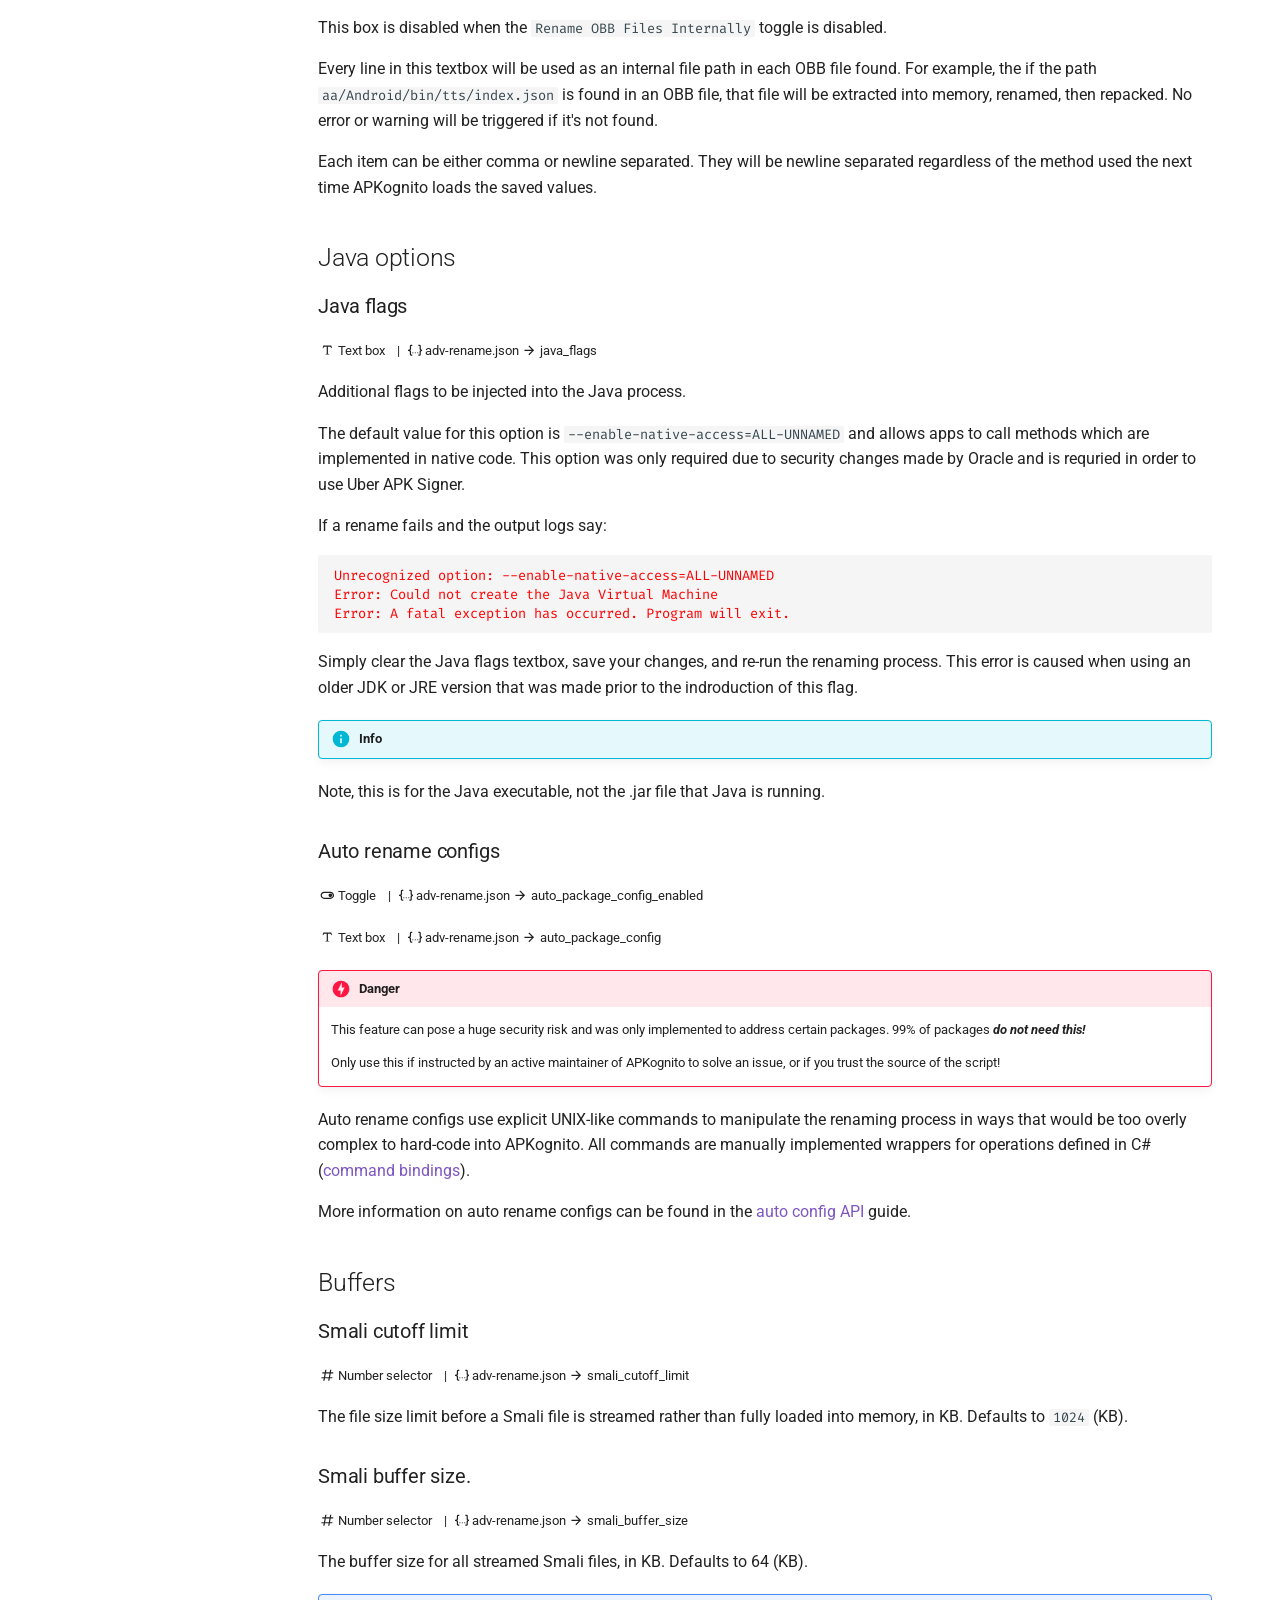
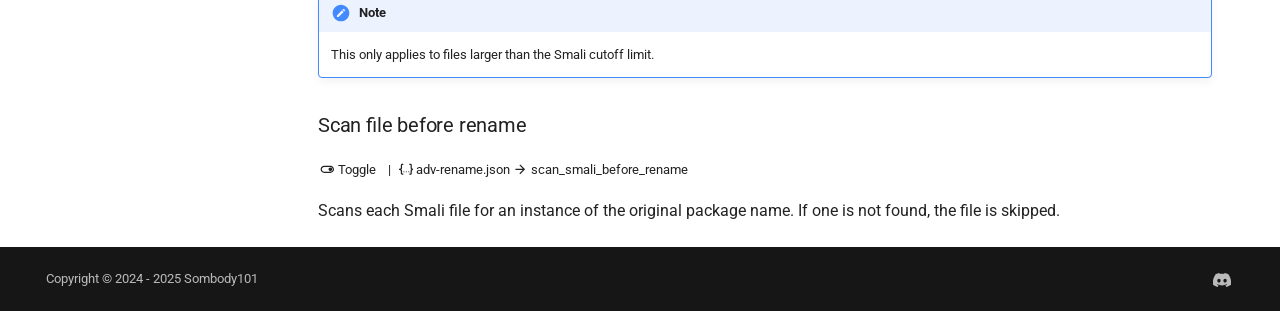
<file: advanced/advanced_package_configurations/index.html>
<!doctype html><html lang=en class=no-js> <head><meta charset=utf-8><meta name=viewport content="width=device-width,initial-scale=1"><link href=https://apkognito.win/advanced/advanced_package_configurations/ rel=canonical><link href=../../creating_a_logpack/ rel=prev><link href=../auto_config_api/ rel=next><link rel=icon href=../../images/apkognito.ico><meta name=generator content="mkdocs-1.6.1, mkdocs-material-9.7.0"><title>Advanced configuration - APKognito Docs</title><link rel=stylesheet href=../../assets/stylesheets/main.618322db.min.css><link rel=stylesheet href=../../assets/stylesheets/palette.ab4e12ef.min.css><link rel=preconnect href=https://fonts.gstatic.com crossorigin><link rel=stylesheet href="https://fonts.googleapis.com/css?family=Roboto:300,300i,400,400i,700,700i%7CRoboto+Mono:400,400i,700,700i&display=fallback"><style>:root{--md-text-font:"Roboto";--md-code-font:"Roboto Mono"}</style><link rel=stylesheet href=../../stylesheets/badges.869fcc.min.css><link rel=stylesheet href=../../stylesheets/extras.css><script>__md_scope=new URL("../..",location),__md_hash=e=>[...e].reduce(((e,_)=>(e<<5)-e+_.charCodeAt(0)),0),__md_get=(e,_=localStorage,t=__md_scope)=>JSON.parse(_.getItem(t.pathname+"."+e)),__md_set=(e,_,t=localStorage,a=__md_scope)=>{try{t.setItem(a.pathname+"."+e,JSON.stringify(_))}catch(e){}}</script></head> <body dir=ltr data-md-color-scheme=default data-md-color-primary=deep-purple data-md-color-accent=purple> <input class=md-toggle data-md-toggle=drawer type=checkbox id=__drawer autocomplete=off> <input class=md-toggle data-md-toggle=search type=checkbox id=__search autocomplete=off> <label class=md-overlay for=__drawer></label> <div data-md-component=skip> <a href=#regex class=md-skip> Skip to content </a> </div> <div data-md-component=announce> </div> <header class="md-header md-header--shadow" data-md-component=header> <nav class="md-header__inner md-grid" aria-label=Header> <a href=../.. title="APKognito Docs" class="md-header__button md-logo" aria-label="APKognito Docs" data-md-component=logo> <img src=../../images/apkognito.webp alt=logo> </a> <label class="md-header__button md-icon" for=__drawer> <svg xmlns=http://www.w3.org/2000/svg viewbox="0 0 24 24"><path d="M3 6h18v2H3zm0 5h18v2H3zm0 5h18v2H3z"/></svg> </label> <div class=md-header__title data-md-component=header-title> <div class=md-header__ellipsis> <div class=md-header__topic> <span class=md-ellipsis> APKognito Docs </span> </div> <div class=md-header__topic data-md-component=header-topic> <span class=md-ellipsis> Advanced configuration </span> </div> </div> </div> <form class=md-header__option data-md-component=palette> <input class=md-option data-md-color-media="(prefers-color-scheme: light)" data-md-color-scheme=default data-md-color-primary=deep-purple data-md-color-accent=purple aria-label="Switch to dark mode" type=radio name=__palette id=__palette_0> <label class="md-header__button md-icon" title="Switch to dark mode" for=__palette_1 hidden> <svg xmlns=http://www.w3.org/2000/svg viewbox="0 0 24 24"><path d="M12 7a5 5 0 0 1 5 5 5 5 0 0 1-5 5 5 5 0 0 1-5-5 5 5 0 0 1 5-5m0 2a3 3 0 0 0-3 3 3 3 0 0 0 3 3 3 3 0 0 0 3-3 3 3 0 0 0-3-3m0-7 2.39 3.42C13.65 5.15 12.84 5 12 5s-1.65.15-2.39.42zM3.34 7l4.16-.35A7.2 7.2 0 0 0 5.94 8.5c-.44.74-.69 1.5-.83 2.29zm.02 10 1.76-3.77a7.131 7.131 0 0 0 2.38 4.14zM20.65 7l-1.77 3.79a7.02 7.02 0 0 0-2.38-4.15zm-.01 10-4.14.36c.59-.51 1.12-1.14 1.54-1.86.42-.73.69-1.5.83-2.29zM12 22l-2.41-3.44c.74.27 1.55.44 2.41.44.82 0 1.63-.17 2.37-.44z"/></svg> </label> <input class=md-option data-md-color-media="(prefers-color-scheme: dark)" data-md-color-scheme=slate data-md-color-primary=indigo data-md-color-accent=light-blue aria-label="Switch to light mode" type=radio name=__palette id=__palette_1> <label class="md-header__button md-icon" title="Switch to light mode" for=__palette_0 hidden> <svg xmlns=http://www.w3.org/2000/svg viewbox="0 0 24 24"><path d="m17.75 4.09-2.53 1.94.91 3.06-2.63-1.81-2.63 1.81.91-3.06-2.53-1.94L12.44 4l1.06-3 1.06 3zm3.5 6.91-1.64 1.25.59 1.98-1.7-1.17-1.7 1.17.59-1.98L15.75 11l2.06-.05L18.5 9l.69 1.95zm-2.28 4.95c.83-.08 1.72 1.1 1.19 1.85-.32.45-.66.87-1.08 1.27C15.17 23 8.84 23 4.94 19.07c-3.91-3.9-3.91-10.24 0-14.14.4-.4.82-.76 1.27-1.08.75-.53 1.93.36 1.85 1.19-.27 2.86.69 5.83 2.89 8.02a9.96 9.96 0 0 0 8.02 2.89m-1.64 2.02a12.08 12.08 0 0 1-7.8-3.47c-2.17-2.19-3.33-5-3.49-7.82-2.81 3.14-2.7 7.96.31 10.98 3.02 3.01 7.84 3.12 10.98.31"/></svg> </label> </form> <script>var palette=__md_get("__palette");if(palette&&palette.color){if("(prefers-color-scheme)"===palette.color.media){var media=matchMedia("(prefers-color-scheme: light)"),input=document.querySelector(media.matches?"[data-md-color-media='(prefers-color-scheme: light)']":"[data-md-color-media='(prefers-color-scheme: dark)']");palette.color.media=input.getAttribute("data-md-color-media"),palette.color.scheme=input.getAttribute("data-md-color-scheme"),palette.color.primary=input.getAttribute("data-md-color-primary"),palette.color.accent=input.getAttribute("data-md-color-accent")}for(var[key,value]of Object.entries(palette.color))document.body.setAttribute("data-md-color-"+key,value)}</script> <label class="md-header__button md-icon" for=__search> <svg xmlns=http://www.w3.org/2000/svg viewbox="0 0 24 24"><path d="M9.5 3A6.5 6.5 0 0 1 16 9.5c0 1.61-.59 3.09-1.56 4.23l.27.27h.79l5 5-1.5 1.5-5-5v-.79l-.27-.27A6.52 6.52 0 0 1 9.5 16 6.5 6.5 0 0 1 3 9.5 6.5 6.5 0 0 1 9.5 3m0 2C7 5 5 7 5 9.5S7 14 9.5 14 14 12 14 9.5 12 5 9.5 5"/></svg> </label> <div class=md-search data-md-component=search role=dialog> <label class=md-search__overlay for=__search></label> <div class=md-search__inner role=search> <form class=md-search__form name=search> <input type=text class=md-search__input name=query aria-label=Search placeholder=Search autocapitalize=off autocorrect=off autocomplete=off spellcheck=false data-md-component=search-query required> <label class="md-search__icon md-icon" for=__search> <svg xmlns=http://www.w3.org/2000/svg viewbox="0 0 24 24"><path d="M9.5 3A6.5 6.5 0 0 1 16 9.5c0 1.61-.59 3.09-1.56 4.23l.27.27h.79l5 5-1.5 1.5-5-5v-.79l-.27-.27A6.52 6.52 0 0 1 9.5 16 6.5 6.5 0 0 1 3 9.5 6.5 6.5 0 0 1 9.5 3m0 2C7 5 5 7 5 9.5S7 14 9.5 14 14 12 14 9.5 12 5 9.5 5"/></svg> <svg xmlns=http://www.w3.org/2000/svg viewbox="0 0 24 24"><path d="M20 11v2H8l5.5 5.5-1.42 1.42L4.16 12l7.92-7.92L13.5 5.5 8 11z"/></svg> </label> <nav class=md-search__options aria-label=Search> <button type=reset class="md-search__icon md-icon" title=Clear aria-label=Clear tabindex=-1> <svg xmlns=http://www.w3.org/2000/svg viewbox="0 0 24 24"><path d="M19 6.41 17.59 5 12 10.59 6.41 5 5 6.41 10.59 12 5 17.59 6.41 19 12 13.41 17.59 19 19 17.59 13.41 12z"/></svg> </button> </nav> </form> <div class=md-search__output> <div class=md-search__scrollwrap tabindex=0 data-md-scrollfix> <div class=md-search-result data-md-component=search-result> <div class=md-search-result__meta> Initializing search </div> <ol class=md-search-result__list role=presentation></ol> </div> </div> </div> </div> </div> <div class=md-header__source> <a href=https://github.com/Sombody101/APKognito/ title="Go to repository" class=md-source data-md-component=source> <div class="md-source__icon md-icon"> <svg xmlns=http://www.w3.org/2000/svg viewbox="0 0 448 512"><!-- Font Awesome Free 7.1.0 by @fontawesome - https://fontawesome.com License - https://fontawesome.com/license/free (Icons: CC BY 4.0, Fonts: SIL OFL 1.1, Code: MIT License) Copyright 2025 Fonticons, Inc.--><path d="M439.6 236.1 244 40.5c-5.4-5.5-12.8-8.5-20.4-8.5s-15 3-20.4 8.4L162.5 81l51.5 51.5c27.1-9.1 52.7 16.8 43.4 43.7l49.7 49.7c34.2-11.8 61.2 31 35.5 56.7-26.5 26.5-70.2-2.9-56-37.3L240.3 199v121.9c25.3 12.5 22.3 41.8 9.1 55-6.4 6.4-15.2 10.1-24.3 10.1s-17.8-3.6-24.3-10.1c-17.6-17.6-11.1-46.9 11.2-56v-123c-20.8-8.5-24.6-30.7-18.6-45L142.6 101 8.5 235.1C3 240.6 0 247.9 0 255.5s3 15 8.5 20.4l195.6 195.7c5.4 5.4 12.7 8.4 20.4 8.4s15-3 20.4-8.4l194.7-194.7c5.4-5.4 8.4-12.8 8.4-20.4s-3-15-8.4-20.4"/></svg> </div> <div class=md-source__repository> Sombody101/APKognito </div> </a> </div> </nav> </header> <div class=md-container data-md-component=container> <main class=md-main data-md-component=main> <div class="md-main__inner md-grid"> <div class="md-sidebar md-sidebar--primary" data-md-component=sidebar data-md-type=navigation> <div class=md-sidebar__scrollwrap> <div class=md-sidebar__inner> <nav class="md-nav md-nav--primary md-nav--integrated" aria-label=Navigation data-md-level=0> <label class=md-nav__title for=__drawer> <a href=../.. title="APKognito Docs" class="md-nav__button md-logo" aria-label="APKognito Docs" data-md-component=logo> <img src=../../images/apkognito.webp alt=logo> </a> APKognito Docs </label> <div class=md-nav__source> <a href=https://github.com/Sombody101/APKognito/ title="Go to repository" class=md-source data-md-component=source> <div class="md-source__icon md-icon"> <svg xmlns=http://www.w3.org/2000/svg viewbox="0 0 448 512"><!-- Font Awesome Free 7.1.0 by @fontawesome - https://fontawesome.com License - https://fontawesome.com/license/free (Icons: CC BY 4.0, Fonts: SIL OFL 1.1, Code: MIT License) Copyright 2025 Fonticons, Inc.--><path d="M439.6 236.1 244 40.5c-5.4-5.5-12.8-8.5-20.4-8.5s-15 3-20.4 8.4L162.5 81l51.5 51.5c27.1-9.1 52.7 16.8 43.4 43.7l49.7 49.7c34.2-11.8 61.2 31 35.5 56.7-26.5 26.5-70.2-2.9-56-37.3L240.3 199v121.9c25.3 12.5 22.3 41.8 9.1 55-6.4 6.4-15.2 10.1-24.3 10.1s-17.8-3.6-24.3-10.1c-17.6-17.6-11.1-46.9 11.2-56v-123c-20.8-8.5-24.6-30.7-18.6-45L142.6 101 8.5 235.1C3 240.6 0 247.9 0 255.5s3 15 8.5 20.4l195.6 195.7c5.4 5.4 12.7 8.4 20.4 8.4s15-3 20.4-8.4l194.7-194.7c5.4-5.4 8.4-12.8 8.4-20.4s-3-15-8.4-20.4"/></svg> </div> <div class=md-source__repository> Sombody101/APKognito </div> </a> </div> <ul class=md-nav__list data-md-scrollfix> <li class=md-nav__item> <a href=../.. class=md-nav__link> <span class=md-ellipsis> Home </span> </a> </li> <li class="md-nav__item md-nav__item--nested"> <input class="md-nav__toggle md-toggle md-toggle--indeterminate" type=checkbox id=__nav_2> <div class="md-nav__link md-nav__container"> <a href=../../getting_started/ class="md-nav__link "> <span class=md-ellipsis> Getting started </span> </a> <label class="md-nav__link " for=__nav_2 id=__nav_2_label tabindex=0> <span class="md-nav__icon md-icon"></span> </label> </div> <nav class=md-nav data-md-level=1 aria-labelledby=__nav_2_label aria-expanded=false> <label class=md-nav__title for=__nav_2> <span class="md-nav__icon md-icon"></span> Getting started </label> <ul class=md-nav__list data-md-scrollfix> <li class=md-nav__item> <a href=../../getting_started/installing/ class=md-nav__link> <span class=md-ellipsis> Installing APKognito </span> </a> </li> </ul> </nav> </li> <li class=md-nav__item> <a href=../../configurations/ class=md-nav__link> <span class=md-ellipsis> Configurations </span> </a> </li> <li class=md-nav__item> <a href=../../creating_a_logpack/ class=md-nav__link> <span class=md-ellipsis> Creating a logpack </span> </a> </li> <li class="md-nav__item md-nav__item--active md-nav__item--nested"> <input class="md-nav__toggle md-toggle " type=checkbox id=__nav_5 checked> <label class=md-nav__link for=__nav_5 id=__nav_5_label tabindex=0> <span class=md-ellipsis> Advanced </span> <span class="md-nav__icon md-icon"></span> </label> <nav class=md-nav data-md-level=1 aria-labelledby=__nav_5_label aria-expanded=true> <label class=md-nav__title for=__nav_5> <span class="md-nav__icon md-icon"></span> Advanced </label> <ul class=md-nav__list data-md-scrollfix> <li class="md-nav__item md-nav__item--active"> <input class="md-nav__toggle md-toggle" type=checkbox id=__toc> <label class="md-nav__link md-nav__link--active" for=__toc> <span class=md-ellipsis> Advanced configuration </span> <span class="md-nav__icon md-icon"></span> </label> <a href=./ class="md-nav__link md-nav__link--active"> <span class=md-ellipsis> Advanced configuration </span> </a> <nav class="md-nav md-nav--secondary" aria-label="Table of contents"> <label class=md-nav__title for=__toc> <span class="md-nav__icon md-icon"></span> Table of contents </label> <ul class=md-nav__list data-md-component=toc data-md-scrollfix> <li class=md-nav__item> <a href=#regex class=md-nav__link> <span class=md-ellipsis> Regex </span> </a> <nav class=md-nav aria-label=Regex> <ul class=md-nav__list> <li class=md-nav__item> <a href=#file-regex-pattern class=md-nav__link> <span class=md-ellipsis> File regex pattern </span> </a> </li> </ul> </nav> </li> <li class=md-nav__item> <a href=#rename-options class=md-nav__link> <span class=md-ellipsis> Rename options </span> </a> <nav class=md-nav aria-label="Rename options"> <ul class=md-nav__list> <li class=md-nav__item> <a href=#rename-libraries class=md-nav__link> <span class=md-ellipsis> Rename libraries </span> </a> </li> <li class=md-nav__item> <a href=#rename-libraries-internally class=md-nav__link> <span class=md-ellipsis> Rename libraries internally </span> </a> </li> <li class=md-nav__item> <a href=#rename-obb-files-internally class=md-nav__link> <span class=md-ellipsis> Rename OBB files internally </span> </a> </li> </ul> </nav> </li> <li class=md-nav__item> <a href=#obb-renaming class=md-nav__link> <span class=md-ellipsis> OBB renaming </span> </a> <nav class=md-nav aria-label="OBB renaming"> <ul class=md-nav__list> <li class=md-nav__item> <a href=#extra-obb-rename-paths class=md-nav__link> <span class=md-ellipsis> Extra OBB rename paths </span> </a> </li> </ul> </nav> </li> <li class=md-nav__item> <a href=#java-options class=md-nav__link> <span class=md-ellipsis> Java options </span> </a> <nav class=md-nav aria-label="Java options"> <ul class=md-nav__list> <li class=md-nav__item> <a href=#java-flags class=md-nav__link> <span class=md-ellipsis> Java flags </span> </a> </li> <li class=md-nav__item> <a href=#auto-rename-configs class=md-nav__link> <span class=md-ellipsis> Auto rename configs </span> </a> </li> </ul> </nav> </li> <li class=md-nav__item> <a href=#buffers class=md-nav__link> <span class=md-ellipsis> Buffers </span> </a> <nav class=md-nav aria-label=Buffers> <ul class=md-nav__list> <li class=md-nav__item> <a href=#smali-cutoff-limit class=md-nav__link> <span class=md-ellipsis> Smali cutoff limit </span> </a> </li> <li class=md-nav__item> <a href=#smali-buffer-size class=md-nav__link> <span class=md-ellipsis> Smali buffer size. </span> </a> </li> <li class=md-nav__item> <a href=#scan-file-before-rename class=md-nav__link> <span class=md-ellipsis> Scan file before rename </span> </a> </li> </ul> </nav> </li> </ul> </nav> </li> <li class=md-nav__item> <a href=../auto_config_api/ class=md-nav__link> <span class=md-ellipsis> Auto config API </span> </a> </li> <li class=md-nav__item> <a href=../config_syntax/ class=md-nav__link> <span class=md-ellipsis> Auto config syntax </span> </a> </li> </ul> </nav> </li> </ul> </nav> </div> </div> </div> <div class=md-content data-md-component=content> <article class="md-content__inner md-typeset"> <a href=https://github.com/Sombody101/APKognito/edit/master/docs/advanced/advanced_package_configurations.md title="Edit this page" class="md-content__button md-icon" rel=edit> <svg xmlns=http://www.w3.org/2000/svg viewbox="0 0 24 24"><path d="M10 20H6V4h7v5h5v3.1l2-2V8l-6-6H6c-1.1 0-2 .9-2 2v16c0 1.1.9 2 2 2h4zm10.2-7c.1 0 .3.1.4.2l1.3 1.3c.2.2.2.6 0 .8l-1 1-2.1-2.1 1-1c.1-.1.2-.2.4-.2m0 3.9L14.1 23H12v-2.1l6.1-6.1z"/></svg> </a> <h1>Advanced configuration</h1> <h2 id=regex>Regex</h2> <h3 id=file-regex-pattern>File regex pattern</h3> <p><span class=mdx-badge><span class=mdx-badge__icon><span class=twemoji title="Required value"><svg xmlns=http://www.w3.org/2000/svg viewbox="0 0 24 24"><path d="M13 14h-2V9h2m0 9h-2v-2h2M1 21h22L12 2z"/></svg></span></span></span> <span><span class=metadata title="The control type."><span class=twemoji><svg xmlns=http://www.w3.org/2000/svg viewbox="0 0 24 24"><path d="m18.5 4 1.16 4.35-.96.26c-.45-.87-.91-1.74-1.44-2.18C16.73 6 16.11 6 15.5 6H13v10.5c0 .5 0 1 .33 1.25.34.25 1 .25 1.67.25v1H9v-1c.67 0 1.33 0 1.67-.25.33-.25.33-.75.33-1.25V6H8.5c-.61 0-1.23 0-1.76.43-.53.44-.99 1.31-1.44 2.18l-.96-.26L5.5 4z"/></svg></span> Text box</span><span class=metadata title="The JSON key used to access this value in the configuration file."><span> | </span><span class=twemoji><svg xmlns=http://www.w3.org/2000/svg viewbox="0 0 24 24"><path d="M5 3h2v2H5v5a2 2 0 0 1-2 2 2 2 0 0 1 2 2v5h2v2H5c-1.07-.27-2-.9-2-2v-4a2 2 0 0 0-2-2H0v-2h1a2 2 0 0 0 2-2V5a2 2 0 0 1 2-2m14 0a2 2 0 0 1 2 2v4a2 2 0 0 0 2 2h1v2h-1a2 2 0 0 0-2 2v4a2 2 0 0 1-2 2h-2v-2h2v-5a2 2 0 0 1 2-2 2 2 0 0 1-2-2V5h-2V3zm-7 12a1 1 0 0 1 1 1 1 1 0 0 1-1 1 1 1 0 0 1-1-1 1 1 0 0 1 1-1m-4 0a1 1 0 0 1 1 1 1 1 0 0 1-1 1 1 1 0 0 1-1-1 1 1 0 0 1 1-1m8 0a1 1 0 0 1 1 1 1 1 0 0 1-1 1 1 1 0 0 1-1-1 1 1 0 0 1 1-1"/></svg></span> adv-rename.json <span class=twemoji><svg xmlns=http://www.w3.org/2000/svg viewbox="0 0 24 24"><path d="M4 11v2h12l-5.5 5.5 1.42 1.42L19.84 12l-7.92-7.92L10.5 5.5 16 11z"/></svg></span> package_replace_regex</span></span></p> <p>This is a regex used throughout the package renaming process. It's default value is <code>(?&lt;=[./_])({value})(?=[./_])</code>. The substring <code>{value}</code> is replaced with the original package company name one the renaming process starts. The button to the right of the text box is a reset button which will reset the regex string to its default value.</p> <div class="admonition warning"> <p class=admonition-title>Warning</p> <p>It's important that the substring <code>{value}</code> be present and that the regex is valid, or the renaming process <em>will not work</em>. If you're trying to edit the regex, use <a href=https://regex101.com/ >regex.101</a> or other tools to make sure it won't fail.</p> </div> <h2 id=rename-options>Rename options</h2> <h3 id=rename-libraries>Rename libraries</h3> <p><span><span class=metadata title="The control type."><span class=twemoji><svg xmlns=http://www.w3.org/2000/svg viewbox="0 0 24 24"><path d="M17 6H7c-3.31 0-6 2.69-6 6s2.69 6 6 6h10c3.31 0 6-2.69 6-6s-2.69-6-6-6m0 10H7c-2.21 0-4-1.79-4-4s1.79-4 4-4h10c2.21 0 4 1.79 4 4s-1.79 4-4 4m0-7c-1.66 0-3 1.34-3 3s1.34 3 3 3 3-1.34 3-3-1.34-3-3-3"/></svg></span> Toggle</span><span class=metadata title="The JSON key used to access this value in the configuration file."><span> | </span><span class=twemoji><svg xmlns=http://www.w3.org/2000/svg viewbox="0 0 24 24"><path d="M5 3h2v2H5v5a2 2 0 0 1-2 2 2 2 0 0 1 2 2v5h2v2H5c-1.07-.27-2-.9-2-2v-4a2 2 0 0 0-2-2H0v-2h1a2 2 0 0 0 2-2V5a2 2 0 0 1 2-2m14 0a2 2 0 0 1 2 2v4a2 2 0 0 0 2 2h1v2h-1a2 2 0 0 0-2 2v4a2 2 0 0 1-2 2h-2v-2h2v-5a2 2 0 0 1 2-2 2 2 0 0 1-2-2V5h-2V3zm-7 12a1 1 0 0 1 1 1 1 1 0 0 1-1 1 1 1 0 0 1-1-1 1 1 0 0 1 1-1m-4 0a1 1 0 0 1 1 1 1 1 0 0 1-1 1 1 1 0 0 1-1-1 1 1 0 0 1 1-1m8 0a1 1 0 0 1 1 1 1 1 0 0 1-1 1 1 1 0 0 1-1-1 1 1 0 0 1 1-1"/></svg></span> adv-rename.json <span class=twemoji><svg xmlns=http://www.w3.org/2000/svg viewbox="0 0 24 24"><path d="M4 11v2h12l-5.5 5.5 1.42 1.42L19.84 12l-7.92-7.92L10.5 5.5 16 11z"/></svg></span> rename_libs</span></span></p> <p>This toggle determines if library binaries will be renamed (in the literal sense). Libraries are loaded at runtime based on their string name. So, sometimes renaming the name of the file is mandatory to make sure the linking process remains intact.</p> <h3 id=rename-libraries-internally>Rename libraries internally</h3> <p><span><span class=metadata title="The control type."><span class=twemoji><svg xmlns=http://www.w3.org/2000/svg viewbox="0 0 24 24"><path d="M17 6H7c-3.31 0-6 2.69-6 6s2.69 6 6 6h10c3.31 0 6-2.69 6-6s-2.69-6-6-6m0 10H7c-2.21 0-4-1.79-4-4s1.79-4 4-4h10c2.21 0 4 1.79 4 4s-1.79 4-4 4m0-7c-1.66 0-3 1.34-3 3s1.34 3 3 3 3-1.34 3-3-1.34-3-3-3"/></svg></span> Toggle</span><span class=metadata title="The JSON key used to access this value in the configuration file."><span> | </span><span class=twemoji><svg xmlns=http://www.w3.org/2000/svg viewbox="0 0 24 24"><path d="M5 3h2v2H5v5a2 2 0 0 1-2 2 2 2 0 0 1 2 2v5h2v2H5c-1.07-.27-2-.9-2-2v-4a2 2 0 0 0-2-2H0v-2h1a2 2 0 0 0 2-2V5a2 2 0 0 1 2-2m14 0a2 2 0 0 1 2 2v4a2 2 0 0 0 2 2h1v2h-1a2 2 0 0 0-2 2v4a2 2 0 0 1-2 2h-2v-2h2v-5a2 2 0 0 1 2-2 2 2 0 0 1-2-2V5h-2V3zm-7 12a1 1 0 0 1 1 1 1 1 0 0 1-1 1 1 1 0 0 1-1-1 1 1 0 0 1 1-1m-4 0a1 1 0 0 1 1 1 1 1 0 0 1-1 1 1 1 0 0 1-1-1 1 1 0 0 1 1-1m8 0a1 1 0 0 1 1 1 1 1 0 0 1-1 1 1 1 0 0 1-1-1 1 1 0 0 1 1-1"/></svg></span> adv-rename.json <span class=twemoji><svg xmlns=http://www.w3.org/2000/svg viewbox="0 0 24 24"><path d="M4 11v2h12l-5.5 5.5 1.42 1.42L19.84 12l-7.92-7.92L10.5 5.5 16 11z"/></svg></span> rename_libs_internal</span></span></p> <p>Besides renaming binary files, sometimes there are native implementations to methods defined in Smali (Java) code. There's no need to worry about the binaries becoming corrupt as their renaming process only affects the string table sections. All code and binary sections are left untouched.</p> <div class="admonition example"> <p class=admonition-title>Example</p> <p>The format of these native link strings are:</p> <div class=highlight><pre><span></span><code><span class=nf>Java_</span><span class=err>&lt;</span><span class=no>tld</span><span class=err>&gt;</span><span class=no>_</span><span class=err>&lt;</span><span class=no>classes</span><span class=w> </span><span class=no>...</span><span class=err>&gt;</span><span class=no>_</span><span class=err>&lt;</span><span class=no>method</span><span class=err>&gt;</span>
</code></pre></div> <p>An example using realistic naming would be:</p> <div class=highlight><pre><span></span><code><span class=nf>Java_com_sombody101_QuestionableInvoker_ActionContextLocator_LocateContext</span>
</code></pre></div> </div> <h3 id=rename-obb-files-internally>Rename OBB files internally</h3> <p><span><span class=metadata title="The control type."><span class=twemoji><svg xmlns=http://www.w3.org/2000/svg viewbox="0 0 24 24"><path d="M17 6H7c-3.31 0-6 2.69-6 6s2.69 6 6 6h10c3.31 0 6-2.69 6-6s-2.69-6-6-6m0 10H7c-2.21 0-4-1.79-4-4s1.79-4 4-4h10c2.21 0 4 1.79 4 4s-1.79 4-4 4m0-7c-1.66 0-3 1.34-3 3s1.34 3 3 3 3-1.34 3-3-1.34-3-3-3"/></svg></span> Toggle</span><span class=metadata title="The JSON key used to access this value in the configuration file."><span> | </span><span class=twemoji><svg xmlns=http://www.w3.org/2000/svg viewbox="0 0 24 24"><path d="M5 3h2v2H5v5a2 2 0 0 1-2 2 2 2 0 0 1 2 2v5h2v2H5c-1.07-.27-2-.9-2-2v-4a2 2 0 0 0-2-2H0v-2h1a2 2 0 0 0 2-2V5a2 2 0 0 1 2-2m14 0a2 2 0 0 1 2 2v4a2 2 0 0 0 2 2h1v2h-1a2 2 0 0 0-2 2v4a2 2 0 0 1-2 2h-2v-2h2v-5a2 2 0 0 1 2-2 2 2 0 0 1-2-2V5h-2V3zm-7 12a1 1 0 0 1 1 1 1 1 0 0 1-1 1 1 1 0 0 1-1-1 1 1 0 0 1 1-1m-4 0a1 1 0 0 1 1 1 1 1 0 0 1-1 1 1 1 0 0 1-1-1 1 1 0 0 1 1-1m8 0a1 1 0 0 1 1 1 1 1 0 0 1-1 1 1 1 0 0 1-1-1 1 1 0 0 1 1-1"/></svg></span> adv-rename.json <span class=twemoji><svg xmlns=http://www.w3.org/2000/svg viewbox="0 0 24 24"><path d="M4 11v2h12l-5.5 5.5 1.42 1.42L19.84 12l-7.92-7.92L10.5 5.5 16 11z"/></svg></span> rename_obbs_internal</span></span></p> <p>There isn't an option for renaming OBB files because that's a standard part of the renaming process, but renaming them <em>internally</em> isn't.</p> <p>With this, the file entries in every found OBB file are searched through in memory. If an entry either has the word "catalog" inside it or is a direct match to an entry in the <code>Extra OBB Rename Paths</code> text box, then it's fully extracted into memory, renamed, then repacked into the OBB.</p> <h2 id=obb-renaming>OBB renaming</h2> <h3 id=extra-obb-rename-paths>Extra OBB rename paths</h3> <p><span><span class=metadata title="The control type."><span class=twemoji><svg xmlns=http://www.w3.org/2000/svg viewbox="0 0 24 24"><path d="m18.5 4 1.16 4.35-.96.26c-.45-.87-.91-1.74-1.44-2.18C16.73 6 16.11 6 15.5 6H13v10.5c0 .5 0 1 .33 1.25.34.25 1 .25 1.67.25v1H9v-1c.67 0 1.33 0 1.67-.25.33-.25.33-.75.33-1.25V6H8.5c-.61 0-1.23 0-1.76.43-.53.44-.99 1.31-1.44 2.18l-.96-.26L5.5 4z"/></svg></span> Text box</span><span class=metadata title="The JSON key used to access this value in the configuration file."><span> | </span><span class=twemoji><svg xmlns=http://www.w3.org/2000/svg viewbox="0 0 24 24"><path d="M5 3h2v2H5v5a2 2 0 0 1-2 2 2 2 0 0 1 2 2v5h2v2H5c-1.07-.27-2-.9-2-2v-4a2 2 0 0 0-2-2H0v-2h1a2 2 0 0 0 2-2V5a2 2 0 0 1 2-2m14 0a2 2 0 0 1 2 2v4a2 2 0 0 0 2 2h1v2h-1a2 2 0 0 0-2 2v4a2 2 0 0 1-2 2h-2v-2h2v-5a2 2 0 0 1 2-2 2 2 0 0 1-2-2V5h-2V3zm-7 12a1 1 0 0 1 1 1 1 1 0 0 1-1 1 1 1 0 0 1-1-1 1 1 0 0 1 1-1m-4 0a1 1 0 0 1 1 1 1 1 0 0 1-1 1 1 1 0 0 1-1-1 1 1 0 0 1 1-1m8 0a1 1 0 0 1 1 1 1 1 0 0 1-1 1 1 1 0 0 1-1-1 1 1 0 0 1 1-1"/></svg></span> adv-rename.json <span class=twemoji><svg xmlns=http://www.w3.org/2000/svg viewbox="0 0 24 24"><path d="M4 11v2h12l-5.5 5.5 1.42 1.42L19.84 12l-7.92-7.92L10.5 5.5 16 11z"/></svg></span> rename_obbs_internal_extras</span></span></p> <p>This box is disabled when the <code>Rename OBB Files Internally</code> toggle is disabled.</p> <p>Every line in this textbox will be used as an internal file path in each OBB file found. For example, the if the path <code>aa/Android/bin/tts/index.json</code> is found in an OBB file, that file will be extracted into memory, renamed, then repacked. No error or warning will be triggered if it's not found.</p> <p>Each item can be either comma or newline separated. They will be newline separated regardless of the method used the next time APKognito loads the saved values.</p> <h2 id=java-options>Java options</h2> <h3 id=java-flags>Java flags</h3> <p><span><span class=metadata title="The control type."><span class=twemoji><svg xmlns=http://www.w3.org/2000/svg viewbox="0 0 24 24"><path d="m18.5 4 1.16 4.35-.96.26c-.45-.87-.91-1.74-1.44-2.18C16.73 6 16.11 6 15.5 6H13v10.5c0 .5 0 1 .33 1.25.34.25 1 .25 1.67.25v1H9v-1c.67 0 1.33 0 1.67-.25.33-.25.33-.75.33-1.25V6H8.5c-.61 0-1.23 0-1.76.43-.53.44-.99 1.31-1.44 2.18l-.96-.26L5.5 4z"/></svg></span> Text box</span><span class=metadata title="The JSON key used to access this value in the configuration file."><span> | </span><span class=twemoji><svg xmlns=http://www.w3.org/2000/svg viewbox="0 0 24 24"><path d="M5 3h2v2H5v5a2 2 0 0 1-2 2 2 2 0 0 1 2 2v5h2v2H5c-1.07-.27-2-.9-2-2v-4a2 2 0 0 0-2-2H0v-2h1a2 2 0 0 0 2-2V5a2 2 0 0 1 2-2m14 0a2 2 0 0 1 2 2v4a2 2 0 0 0 2 2h1v2h-1a2 2 0 0 0-2 2v4a2 2 0 0 1-2 2h-2v-2h2v-5a2 2 0 0 1 2-2 2 2 0 0 1-2-2V5h-2V3zm-7 12a1 1 0 0 1 1 1 1 1 0 0 1-1 1 1 1 0 0 1-1-1 1 1 0 0 1 1-1m-4 0a1 1 0 0 1 1 1 1 1 0 0 1-1 1 1 1 0 0 1-1-1 1 1 0 0 1 1-1m8 0a1 1 0 0 1 1 1 1 1 0 0 1-1 1 1 1 0 0 1-1-1 1 1 0 0 1 1-1"/></svg></span> adv-rename.json <span class=twemoji><svg xmlns=http://www.w3.org/2000/svg viewbox="0 0 24 24"><path d="M4 11v2h12l-5.5 5.5 1.42 1.42L19.84 12l-7.92-7.92L10.5 5.5 16 11z"/></svg></span> java_flags</span></span></p> <p>Additional flags to be injected into the Java process.</p> <p>The default value for this option is <code>--enable-native-access=ALL-UNNAMED</code> and allows apps to call methods which are implemented in native code. This option was only required due to security changes made by Oracle and is requried in order to use Uber APK Signer.</p> <p>If a rename fails and the output logs say:</p> <div class=highlight> <pre>
<span></span><code style="color: red">Unrecognized option: --enable-native-access=ALL-UNNAMED
Error: Could not create the Java Virtual Machine
Error: A fatal exception has occurred. Program will exit.
</code></pre></div> <p>Simply clear the Java flags textbox, save your changes, and re-run the renaming process. This error is caused when using an older JDK or JRE version that was made prior to the indroduction of this flag.</p> <div class="admonition info"> <p class=admonition-title>Info</p> </div> <p>Note, this is for the Java executable, not the .jar file that Java is running.</p> <h3 id=auto-rename-configs>Auto rename configs</h3> <p><span><span class=metadata title="The control type."><span class=twemoji><svg xmlns=http://www.w3.org/2000/svg viewbox="0 0 24 24"><path d="M17 6H7c-3.31 0-6 2.69-6 6s2.69 6 6 6h10c3.31 0 6-2.69 6-6s-2.69-6-6-6m0 10H7c-2.21 0-4-1.79-4-4s1.79-4 4-4h10c2.21 0 4 1.79 4 4s-1.79 4-4 4m0-7c-1.66 0-3 1.34-3 3s1.34 3 3 3 3-1.34 3-3-1.34-3-3-3"/></svg></span> Toggle</span><span class=metadata title="The JSON key used to access this value in the configuration file."><span> | </span><span class=twemoji><svg xmlns=http://www.w3.org/2000/svg viewbox="0 0 24 24"><path d="M5 3h2v2H5v5a2 2 0 0 1-2 2 2 2 0 0 1 2 2v5h2v2H5c-1.07-.27-2-.9-2-2v-4a2 2 0 0 0-2-2H0v-2h1a2 2 0 0 0 2-2V5a2 2 0 0 1 2-2m14 0a2 2 0 0 1 2 2v4a2 2 0 0 0 2 2h1v2h-1a2 2 0 0 0-2 2v4a2 2 0 0 1-2 2h-2v-2h2v-5a2 2 0 0 1 2-2 2 2 0 0 1-2-2V5h-2V3zm-7 12a1 1 0 0 1 1 1 1 1 0 0 1-1 1 1 1 0 0 1-1-1 1 1 0 0 1 1-1m-4 0a1 1 0 0 1 1 1 1 1 0 0 1-1 1 1 1 0 0 1-1-1 1 1 0 0 1 1-1m8 0a1 1 0 0 1 1 1 1 1 0 0 1-1 1 1 1 0 0 1-1-1 1 1 0 0 1 1-1"/></svg></span> adv-rename.json <span class=twemoji><svg xmlns=http://www.w3.org/2000/svg viewbox="0 0 24 24"><path d="M4 11v2h12l-5.5 5.5 1.42 1.42L19.84 12l-7.92-7.92L10.5 5.5 16 11z"/></svg></span> auto_package_config_enabled</span></span></p> <p><span><span class=metadata title="The control type."><span class=twemoji><svg xmlns=http://www.w3.org/2000/svg viewbox="0 0 24 24"><path d="m18.5 4 1.16 4.35-.96.26c-.45-.87-.91-1.74-1.44-2.18C16.73 6 16.11 6 15.5 6H13v10.5c0 .5 0 1 .33 1.25.34.25 1 .25 1.67.25v1H9v-1c.67 0 1.33 0 1.67-.25.33-.25.33-.75.33-1.25V6H8.5c-.61 0-1.23 0-1.76.43-.53.44-.99 1.31-1.44 2.18l-.96-.26L5.5 4z"/></svg></span> Text box</span><span class=metadata title="The JSON key used to access this value in the configuration file."><span> | </span><span class=twemoji><svg xmlns=http://www.w3.org/2000/svg viewbox="0 0 24 24"><path d="M5 3h2v2H5v5a2 2 0 0 1-2 2 2 2 0 0 1 2 2v5h2v2H5c-1.07-.27-2-.9-2-2v-4a2 2 0 0 0-2-2H0v-2h1a2 2 0 0 0 2-2V5a2 2 0 0 1 2-2m14 0a2 2 0 0 1 2 2v4a2 2 0 0 0 2 2h1v2h-1a2 2 0 0 0-2 2v4a2 2 0 0 1-2 2h-2v-2h2v-5a2 2 0 0 1 2-2 2 2 0 0 1-2-2V5h-2V3zm-7 12a1 1 0 0 1 1 1 1 1 0 0 1-1 1 1 1 0 0 1-1-1 1 1 0 0 1 1-1m-4 0a1 1 0 0 1 1 1 1 1 0 0 1-1 1 1 1 0 0 1-1-1 1 1 0 0 1 1-1m8 0a1 1 0 0 1 1 1 1 1 0 0 1-1 1 1 1 0 0 1-1-1 1 1 0 0 1 1-1"/></svg></span> adv-rename.json <span class=twemoji><svg xmlns=http://www.w3.org/2000/svg viewbox="0 0 24 24"><path d="M4 11v2h12l-5.5 5.5 1.42 1.42L19.84 12l-7.92-7.92L10.5 5.5 16 11z"/></svg></span> auto_package_config</span></span></p> <div class="admonition danger"> <p class=admonition-title>Danger</p> <p>This feature can pose a huge security risk and was only implemented to address certain packages. 99% of packages <strong><em>do not need this!</em></strong></p> <p>Only use this if instructed by an active maintainer of APKognito to solve an issue, or if you trust the source of the script!</p> </div> <p>Auto rename configs use explicit UNIX-like commands to manipulate the renaming process in ways that would be too overly complex to hard-code into APKognito. All commands are manually implemented wrappers for operations defined in C# (<a href=https://github.com/Sombody101/APKognito/tree/master/APKognito/ApkMod/Automation/CommandBindings>command bindings</a>).</p> <p>More information on auto rename configs can be found in the <a href=../auto_config_api/ >auto config API</a> guide.</p> <h2 id=buffers>Buffers</h2> <h3 id=smali-cutoff-limit>Smali cutoff limit</h3> <p><span><span class=metadata title="The control type."><span class=twemoji><svg xmlns=http://www.w3.org/2000/svg viewbox="0 0 24 24"><path d="m5.41 21 .71-4h-4l.35-2h4l1.06-6h-4l.35-2h4l.71-4h2l-.71 4h6l.71-4h2l-.71 4h4l-.35 2h-4l-1.06 6h4l-.35 2h-4l-.71 4h-2l.71-4h-6l-.71 4zM9.53 9l-1.06 6h6l1.06-6z"/></svg></span> Number selector</span><span class=metadata title="The JSON key used to access this value in the configuration file."><span> | </span><span class=twemoji><svg xmlns=http://www.w3.org/2000/svg viewbox="0 0 24 24"><path d="M5 3h2v2H5v5a2 2 0 0 1-2 2 2 2 0 0 1 2 2v5h2v2H5c-1.07-.27-2-.9-2-2v-4a2 2 0 0 0-2-2H0v-2h1a2 2 0 0 0 2-2V5a2 2 0 0 1 2-2m14 0a2 2 0 0 1 2 2v4a2 2 0 0 0 2 2h1v2h-1a2 2 0 0 0-2 2v4a2 2 0 0 1-2 2h-2v-2h2v-5a2 2 0 0 1 2-2 2 2 0 0 1-2-2V5h-2V3zm-7 12a1 1 0 0 1 1 1 1 1 0 0 1-1 1 1 1 0 0 1-1-1 1 1 0 0 1 1-1m-4 0a1 1 0 0 1 1 1 1 1 0 0 1-1 1 1 1 0 0 1-1-1 1 1 0 0 1 1-1m8 0a1 1 0 0 1 1 1 1 1 0 0 1-1 1 1 1 0 0 1-1-1 1 1 0 0 1 1-1"/></svg></span> adv-rename.json <span class=twemoji><svg xmlns=http://www.w3.org/2000/svg viewbox="0 0 24 24"><path d="M4 11v2h12l-5.5 5.5 1.42 1.42L19.84 12l-7.92-7.92L10.5 5.5 16 11z"/></svg></span> smali_cutoff_limit</span></span></p> <p>The file size limit before a Smali file is streamed rather than fully loaded into memory, in KB. Defaults to <code>1024</code> (KB).</p> <h3 id=smali-buffer-size>Smali buffer size.</h3> <p><span><span class=metadata title="The control type."><span class=twemoji><svg xmlns=http://www.w3.org/2000/svg viewbox="0 0 24 24"><path d="m5.41 21 .71-4h-4l.35-2h4l1.06-6h-4l.35-2h4l.71-4h2l-.71 4h6l.71-4h2l-.71 4h4l-.35 2h-4l-1.06 6h4l-.35 2h-4l-.71 4h-2l.71-4h-6l-.71 4zM9.53 9l-1.06 6h6l1.06-6z"/></svg></span> Number selector</span><span class=metadata title="The JSON key used to access this value in the configuration file."><span> | </span><span class=twemoji><svg xmlns=http://www.w3.org/2000/svg viewbox="0 0 24 24"><path d="M5 3h2v2H5v5a2 2 0 0 1-2 2 2 2 0 0 1 2 2v5h2v2H5c-1.07-.27-2-.9-2-2v-4a2 2 0 0 0-2-2H0v-2h1a2 2 0 0 0 2-2V5a2 2 0 0 1 2-2m14 0a2 2 0 0 1 2 2v4a2 2 0 0 0 2 2h1v2h-1a2 2 0 0 0-2 2v4a2 2 0 0 1-2 2h-2v-2h2v-5a2 2 0 0 1 2-2 2 2 0 0 1-2-2V5h-2V3zm-7 12a1 1 0 0 1 1 1 1 1 0 0 1-1 1 1 1 0 0 1-1-1 1 1 0 0 1 1-1m-4 0a1 1 0 0 1 1 1 1 1 0 0 1-1 1 1 1 0 0 1-1-1 1 1 0 0 1 1-1m8 0a1 1 0 0 1 1 1 1 1 0 0 1-1 1 1 1 0 0 1-1-1 1 1 0 0 1 1-1"/></svg></span> adv-rename.json <span class=twemoji><svg xmlns=http://www.w3.org/2000/svg viewbox="0 0 24 24"><path d="M4 11v2h12l-5.5 5.5 1.42 1.42L19.84 12l-7.92-7.92L10.5 5.5 16 11z"/></svg></span> smali_buffer_size</span></span></p> <p>The buffer size for all streamed Smali files, in KB. Defaults to 64 (KB).</p> <div class="admonition note"> <p class=admonition-title>Note</p> <p>This only applies to files larger than the Smali cutoff limit.</p> </div> <h3 id=scan-file-before-rename>Scan file before rename</h3> <p><span><span class=metadata title="The control type."><span class=twemoji><svg xmlns=http://www.w3.org/2000/svg viewbox="0 0 24 24"><path d="M17 6H7c-3.31 0-6 2.69-6 6s2.69 6 6 6h10c3.31 0 6-2.69 6-6s-2.69-6-6-6m0 10H7c-2.21 0-4-1.79-4-4s1.79-4 4-4h10c2.21 0 4 1.79 4 4s-1.79 4-4 4m0-7c-1.66 0-3 1.34-3 3s1.34 3 3 3 3-1.34 3-3-1.34-3-3-3"/></svg></span> Toggle</span><span class=metadata title="The JSON key used to access this value in the configuration file."><span> | </span><span class=twemoji><svg xmlns=http://www.w3.org/2000/svg viewbox="0 0 24 24"><path d="M5 3h2v2H5v5a2 2 0 0 1-2 2 2 2 0 0 1 2 2v5h2v2H5c-1.07-.27-2-.9-2-2v-4a2 2 0 0 0-2-2H0v-2h1a2 2 0 0 0 2-2V5a2 2 0 0 1 2-2m14 0a2 2 0 0 1 2 2v4a2 2 0 0 0 2 2h1v2h-1a2 2 0 0 0-2 2v4a2 2 0 0 1-2 2h-2v-2h2v-5a2 2 0 0 1 2-2 2 2 0 0 1-2-2V5h-2V3zm-7 12a1 1 0 0 1 1 1 1 1 0 0 1-1 1 1 1 0 0 1-1-1 1 1 0 0 1 1-1m-4 0a1 1 0 0 1 1 1 1 1 0 0 1-1 1 1 1 0 0 1-1-1 1 1 0 0 1 1-1m8 0a1 1 0 0 1 1 1 1 1 0 0 1-1 1 1 1 0 0 1-1-1 1 1 0 0 1 1-1"/></svg></span> adv-rename.json <span class=twemoji><svg xmlns=http://www.w3.org/2000/svg viewbox="0 0 24 24"><path d="M4 11v2h12l-5.5 5.5 1.42 1.42L19.84 12l-7.92-7.92L10.5 5.5 16 11z"/></svg></span> scan_smali_before_rename</span></span></p> <p>Scans each Smali file for an instance of the original package name. If one is not found, the file is skipped.</p> </article> </div> <script>var target=document.getElementById(location.hash.slice(1));target&&target.name&&(target.checked=target.name.startsWith("__tabbed_"))</script> </div> </main> <footer class=md-footer> <div class="md-footer-meta md-typeset"> <div class="md-footer-meta__inner md-grid"> <div class=md-copyright> <div class=md-copyright__highlight> Copyright &copy; 2024 - 2025 Sombody101 </div> </div> <div class=md-social> <a href=https://discord.gg/rNR2VHySgF target=_blank rel=noopener title="APKognito Support Discord" class=md-social__link> <svg xmlns=http://www.w3.org/2000/svg viewbox="0 0 576 512"><!-- Font Awesome Free 7.1.0 by @fontawesome - https://fontawesome.com License - https://fontawesome.com/license/free (Icons: CC BY 4.0, Fonts: SIL OFL 1.1, Code: MIT License) Copyright 2025 Fonticons, Inc.--><path d="M492.5 69.8c-.2-.3-.4-.6-.8-.7-38.1-17.5-78.4-30-119.7-37.1-.4-.1-.8 0-1.1.1s-.6.4-.8.8c-5.5 9.9-10.5 20.2-14.9 30.6-44.6-6.8-89.9-6.8-134.4 0-4.5-10.5-9.5-20.7-15.1-30.6-.2-.3-.5-.6-.8-.8s-.7-.2-1.1-.2C162.5 39 122.2 51.5 84.1 69c-.3.1-.6.4-.8.7C7.1 183.5-13.8 294.6-3.6 404.2c0 .3.1.5.2.8s.3.4.5.6c44.4 32.9 94 58 146.8 74.2.4.1.8.1 1.1 0s.7-.4.9-.7c11.3-15.4 21.4-31.8 30-48.8.1-.2.2-.5.2-.8s0-.5-.1-.8-.2-.5-.4-.6-.4-.3-.7-.4c-15.8-6.1-31.2-13.4-45.9-21.9-.3-.2-.5-.4-.7-.6s-.3-.6-.3-.9 0-.6.2-.9.3-.5.6-.7c3.1-2.3 6.2-4.7 9.1-7.1.3-.2.6-.4.9-.4s.7 0 1 .1c96.2 43.9 200.4 43.9 295.5 0 .3-.1.7-.2 1-.2s.7.2.9.4c2.9 2.4 6 4.9 9.1 7.2.2.2.4.4.6.7s.2.6.2.9-.1.6-.3.9-.4.5-.6.6c-14.7 8.6-30 15.9-45.9 21.8-.2.1-.5.2-.7.4s-.3.4-.4.7-.1.5-.1.8.1.5.2.8c8.8 17 18.8 33.3 30 48.8.2.3.6.6.9.7s.8.1 1.1 0c52.9-16.2 102.6-41.3 147.1-74.2.2-.2.4-.4.5-.6s.2-.5.2-.8c12.3-126.8-20.5-236.9-86.9-334.5zm-302 267.7c-29 0-52.8-26.6-52.8-59.2s23.4-59.2 52.8-59.2c29.7 0 53.3 26.8 52.8 59.2 0 32.7-23.4 59.2-52.8 59.2m195.4 0c-29 0-52.8-26.6-52.8-59.2s23.4-59.2 52.8-59.2c29.7 0 53.3 26.8 52.8 59.2 0 32.7-23.2 59.2-52.8 59.2"/></svg> </a> </div> </div> </div> </footer> </div> <div class=md-dialog data-md-component=dialog> <div class="md-dialog__inner md-typeset"></div> </div> <div class=md-progress data-md-component=progress role=progressbar></div> <script id=__config type=application/json>{"annotate": null, "base": "../..", "features": ["content.action.edit", "navigation.instant", "navigation.instant.progress", "navigation.expand", "navigation.indexes", "toc.integrate", "content.tooltips"], "search": "../../assets/javascripts/workers/search.7a47a382.min.js", "tags": null, "translations": {"clipboard.copied": "Copied to clipboard", "clipboard.copy": "Copy to clipboard", "search.result.more.one": "1 more on this page", "search.result.more.other": "# more on this page", "search.result.none": "No matching documents", "search.result.one": "1 matching document", "search.result.other": "# matching documents", "search.result.placeholder": "Type to start searching", "search.result.term.missing": "Missing", "select.version": "Select version"}, "version": null}</script> <script src=../../assets/javascripts/bundle.e71a0d61.min.js></script> </body> </html>
</file>
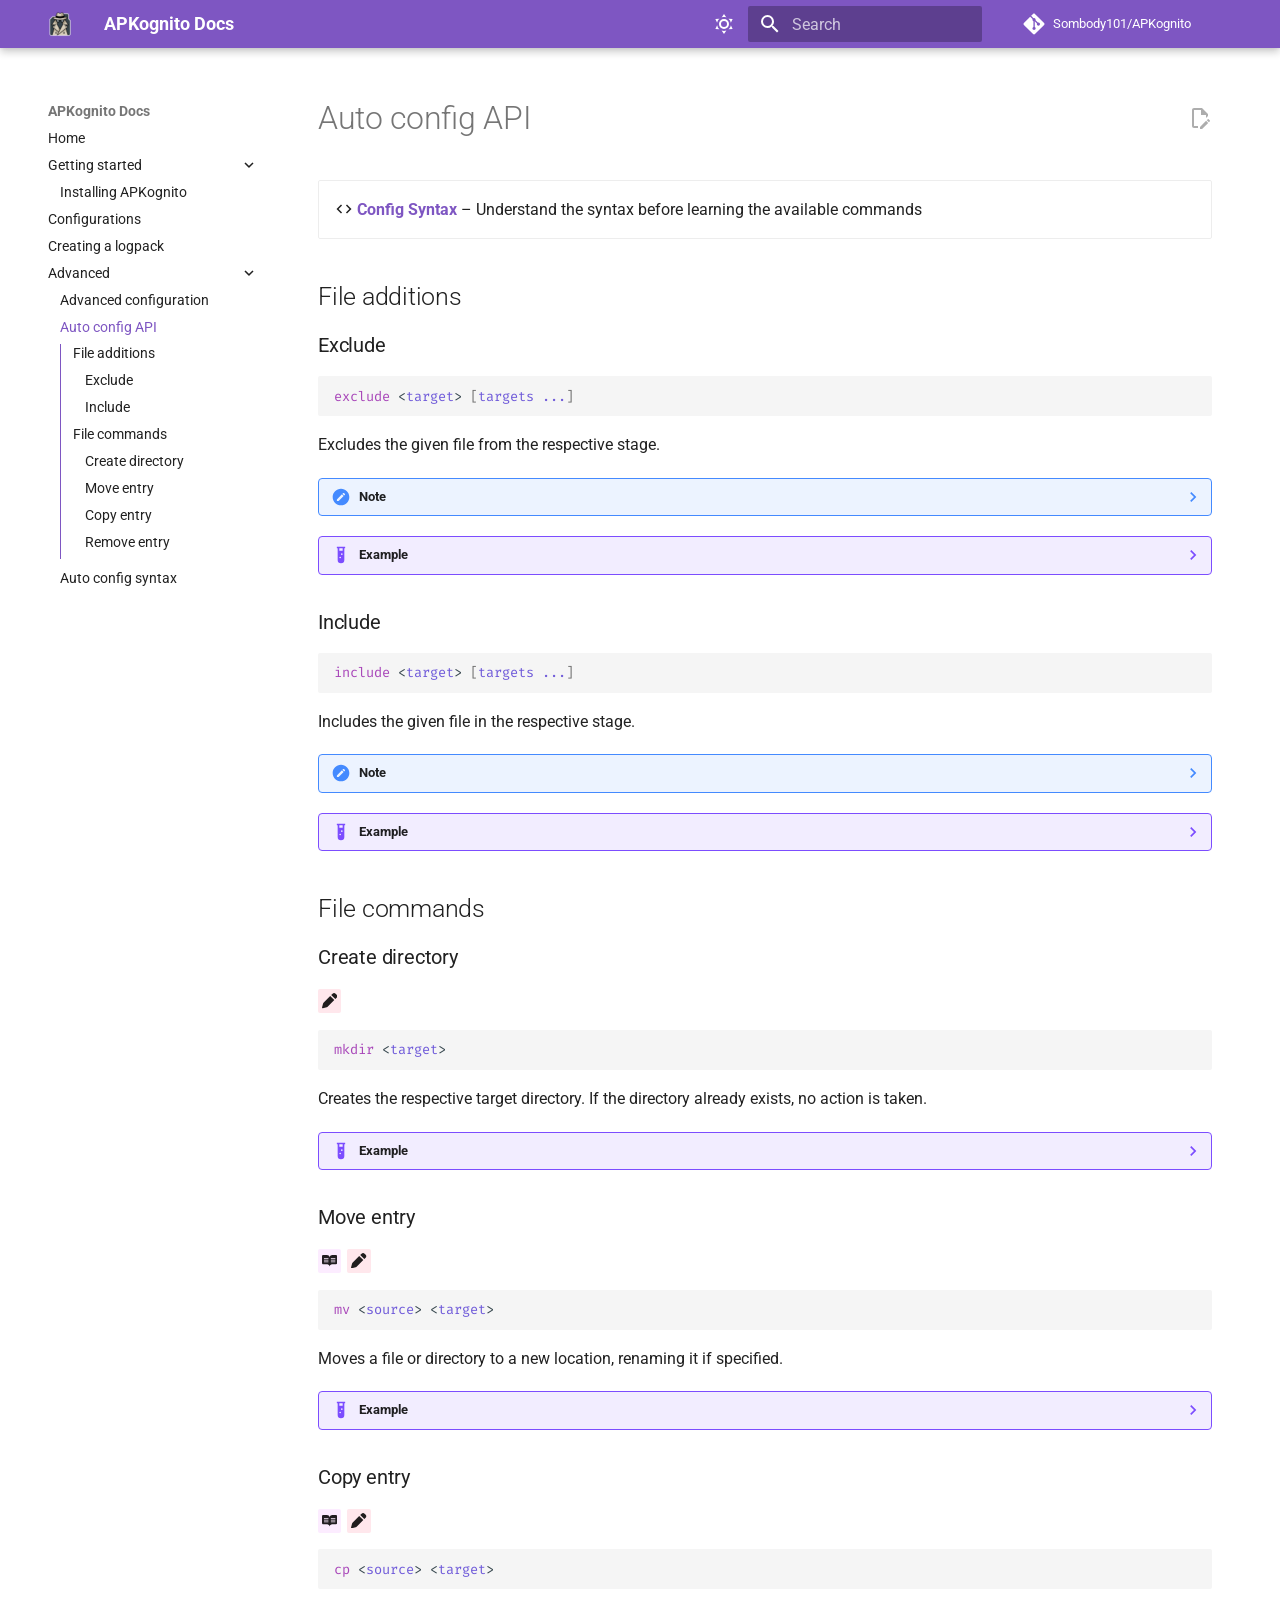
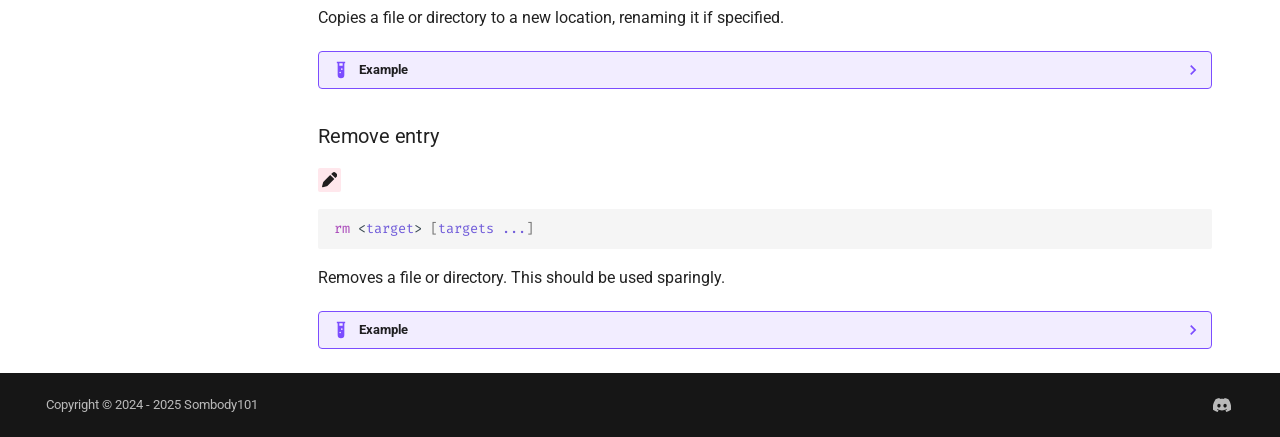
<file: advanced/auto_config_api/index.html>
<!doctype html><html lang=en class=no-js> <head><meta charset=utf-8><meta name=viewport content="width=device-width,initial-scale=1"><link href=https://apkognito.win/advanced/auto_config_api/ rel=canonical><link href=../advanced_package_configurations/ rel=prev><link href=../config_syntax/ rel=next><link rel=icon href=../../images/apkognito.ico><meta name=generator content="mkdocs-1.6.1, mkdocs-material-9.7.0"><title>Auto config API - APKognito Docs</title><link rel=stylesheet href=../../assets/stylesheets/main.618322db.min.css><link rel=stylesheet href=../../assets/stylesheets/palette.ab4e12ef.min.css><link rel=preconnect href=https://fonts.gstatic.com crossorigin><link rel=stylesheet href="https://fonts.googleapis.com/css?family=Roboto:300,300i,400,400i,700,700i%7CRoboto+Mono:400,400i,700,700i&display=fallback"><style>:root{--md-text-font:"Roboto";--md-code-font:"Roboto Mono"}</style><link rel=stylesheet href=../../stylesheets/badges.869fcc.min.css><link rel=stylesheet href=../../stylesheets/extras.css><script>__md_scope=new URL("../..",location),__md_hash=e=>[...e].reduce(((e,_)=>(e<<5)-e+_.charCodeAt(0)),0),__md_get=(e,_=localStorage,t=__md_scope)=>JSON.parse(_.getItem(t.pathname+"."+e)),__md_set=(e,_,t=localStorage,a=__md_scope)=>{try{t.setItem(a.pathname+"."+e,JSON.stringify(_))}catch(e){}}</script></head> <body dir=ltr data-md-color-scheme=default data-md-color-primary=deep-purple data-md-color-accent=purple> <input class=md-toggle data-md-toggle=drawer type=checkbox id=__drawer autocomplete=off> <input class=md-toggle data-md-toggle=search type=checkbox id=__search autocomplete=off> <label class=md-overlay for=__drawer></label> <div data-md-component=skip> <a href=#file-additions class=md-skip> Skip to content </a> </div> <div data-md-component=announce> </div> <header class="md-header md-header--shadow" data-md-component=header> <nav class="md-header__inner md-grid" aria-label=Header> <a href=../.. title="APKognito Docs" class="md-header__button md-logo" aria-label="APKognito Docs" data-md-component=logo> <img src=../../images/apkognito.webp alt=logo> </a> <label class="md-header__button md-icon" for=__drawer> <svg xmlns=http://www.w3.org/2000/svg viewbox="0 0 24 24"><path d="M3 6h18v2H3zm0 5h18v2H3zm0 5h18v2H3z"/></svg> </label> <div class=md-header__title data-md-component=header-title> <div class=md-header__ellipsis> <div class=md-header__topic> <span class=md-ellipsis> APKognito Docs </span> </div> <div class=md-header__topic data-md-component=header-topic> <span class=md-ellipsis> Auto config API </span> </div> </div> </div> <form class=md-header__option data-md-component=palette> <input class=md-option data-md-color-media="(prefers-color-scheme: light)" data-md-color-scheme=default data-md-color-primary=deep-purple data-md-color-accent=purple aria-label="Switch to dark mode" type=radio name=__palette id=__palette_0> <label class="md-header__button md-icon" title="Switch to dark mode" for=__palette_1 hidden> <svg xmlns=http://www.w3.org/2000/svg viewbox="0 0 24 24"><path d="M12 7a5 5 0 0 1 5 5 5 5 0 0 1-5 5 5 5 0 0 1-5-5 5 5 0 0 1 5-5m0 2a3 3 0 0 0-3 3 3 3 0 0 0 3 3 3 3 0 0 0 3-3 3 3 0 0 0-3-3m0-7 2.39 3.42C13.65 5.15 12.84 5 12 5s-1.65.15-2.39.42zM3.34 7l4.16-.35A7.2 7.2 0 0 0 5.94 8.5c-.44.74-.69 1.5-.83 2.29zm.02 10 1.76-3.77a7.131 7.131 0 0 0 2.38 4.14zM20.65 7l-1.77 3.79a7.02 7.02 0 0 0-2.38-4.15zm-.01 10-4.14.36c.59-.51 1.12-1.14 1.54-1.86.42-.73.69-1.5.83-2.29zM12 22l-2.41-3.44c.74.27 1.55.44 2.41.44.82 0 1.63-.17 2.37-.44z"/></svg> </label> <input class=md-option data-md-color-media="(prefers-color-scheme: dark)" data-md-color-scheme=slate data-md-color-primary=indigo data-md-color-accent=light-blue aria-label="Switch to light mode" type=radio name=__palette id=__palette_1> <label class="md-header__button md-icon" title="Switch to light mode" for=__palette_0 hidden> <svg xmlns=http://www.w3.org/2000/svg viewbox="0 0 24 24"><path d="m17.75 4.09-2.53 1.94.91 3.06-2.63-1.81-2.63 1.81.91-3.06-2.53-1.94L12.44 4l1.06-3 1.06 3zm3.5 6.91-1.64 1.25.59 1.98-1.7-1.17-1.7 1.17.59-1.98L15.75 11l2.06-.05L18.5 9l.69 1.95zm-2.28 4.95c.83-.08 1.72 1.1 1.19 1.85-.32.45-.66.87-1.08 1.27C15.17 23 8.84 23 4.94 19.07c-3.91-3.9-3.91-10.24 0-14.14.4-.4.82-.76 1.27-1.08.75-.53 1.93.36 1.85 1.19-.27 2.86.69 5.83 2.89 8.02a9.96 9.96 0 0 0 8.02 2.89m-1.64 2.02a12.08 12.08 0 0 1-7.8-3.47c-2.17-2.19-3.33-5-3.49-7.82-2.81 3.14-2.7 7.96.31 10.98 3.02 3.01 7.84 3.12 10.98.31"/></svg> </label> </form> <script>var palette=__md_get("__palette");if(palette&&palette.color){if("(prefers-color-scheme)"===palette.color.media){var media=matchMedia("(prefers-color-scheme: light)"),input=document.querySelector(media.matches?"[data-md-color-media='(prefers-color-scheme: light)']":"[data-md-color-media='(prefers-color-scheme: dark)']");palette.color.media=input.getAttribute("data-md-color-media"),palette.color.scheme=input.getAttribute("data-md-color-scheme"),palette.color.primary=input.getAttribute("data-md-color-primary"),palette.color.accent=input.getAttribute("data-md-color-accent")}for(var[key,value]of Object.entries(palette.color))document.body.setAttribute("data-md-color-"+key,value)}</script> <label class="md-header__button md-icon" for=__search> <svg xmlns=http://www.w3.org/2000/svg viewbox="0 0 24 24"><path d="M9.5 3A6.5 6.5 0 0 1 16 9.5c0 1.61-.59 3.09-1.56 4.23l.27.27h.79l5 5-1.5 1.5-5-5v-.79l-.27-.27A6.52 6.52 0 0 1 9.5 16 6.5 6.5 0 0 1 3 9.5 6.5 6.5 0 0 1 9.5 3m0 2C7 5 5 7 5 9.5S7 14 9.5 14 14 12 14 9.5 12 5 9.5 5"/></svg> </label> <div class=md-search data-md-component=search role=dialog> <label class=md-search__overlay for=__search></label> <div class=md-search__inner role=search> <form class=md-search__form name=search> <input type=text class=md-search__input name=query aria-label=Search placeholder=Search autocapitalize=off autocorrect=off autocomplete=off spellcheck=false data-md-component=search-query required> <label class="md-search__icon md-icon" for=__search> <svg xmlns=http://www.w3.org/2000/svg viewbox="0 0 24 24"><path d="M9.5 3A6.5 6.5 0 0 1 16 9.5c0 1.61-.59 3.09-1.56 4.23l.27.27h.79l5 5-1.5 1.5-5-5v-.79l-.27-.27A6.52 6.52 0 0 1 9.5 16 6.5 6.5 0 0 1 3 9.5 6.5 6.5 0 0 1 9.5 3m0 2C7 5 5 7 5 9.5S7 14 9.5 14 14 12 14 9.5 12 5 9.5 5"/></svg> <svg xmlns=http://www.w3.org/2000/svg viewbox="0 0 24 24"><path d="M20 11v2H8l5.5 5.5-1.42 1.42L4.16 12l7.92-7.92L13.5 5.5 8 11z"/></svg> </label> <nav class=md-search__options aria-label=Search> <button type=reset class="md-search__icon md-icon" title=Clear aria-label=Clear tabindex=-1> <svg xmlns=http://www.w3.org/2000/svg viewbox="0 0 24 24"><path d="M19 6.41 17.59 5 12 10.59 6.41 5 5 6.41 10.59 12 5 17.59 6.41 19 12 13.41 17.59 19 19 17.59 13.41 12z"/></svg> </button> </nav> </form> <div class=md-search__output> <div class=md-search__scrollwrap tabindex=0 data-md-scrollfix> <div class=md-search-result data-md-component=search-result> <div class=md-search-result__meta> Initializing search </div> <ol class=md-search-result__list role=presentation></ol> </div> </div> </div> </div> </div> <div class=md-header__source> <a href=https://github.com/Sombody101/APKognito/ title="Go to repository" class=md-source data-md-component=source> <div class="md-source__icon md-icon"> <svg xmlns=http://www.w3.org/2000/svg viewbox="0 0 448 512"><!-- Font Awesome Free 7.1.0 by @fontawesome - https://fontawesome.com License - https://fontawesome.com/license/free (Icons: CC BY 4.0, Fonts: SIL OFL 1.1, Code: MIT License) Copyright 2025 Fonticons, Inc.--><path d="M439.6 236.1 244 40.5c-5.4-5.5-12.8-8.5-20.4-8.5s-15 3-20.4 8.4L162.5 81l51.5 51.5c27.1-9.1 52.7 16.8 43.4 43.7l49.7 49.7c34.2-11.8 61.2 31 35.5 56.7-26.5 26.5-70.2-2.9-56-37.3L240.3 199v121.9c25.3 12.5 22.3 41.8 9.1 55-6.4 6.4-15.2 10.1-24.3 10.1s-17.8-3.6-24.3-10.1c-17.6-17.6-11.1-46.9 11.2-56v-123c-20.8-8.5-24.6-30.7-18.6-45L142.6 101 8.5 235.1C3 240.6 0 247.9 0 255.5s3 15 8.5 20.4l195.6 195.7c5.4 5.4 12.7 8.4 20.4 8.4s15-3 20.4-8.4l194.7-194.7c5.4-5.4 8.4-12.8 8.4-20.4s-3-15-8.4-20.4"/></svg> </div> <div class=md-source__repository> Sombody101/APKognito </div> </a> </div> </nav> </header> <div class=md-container data-md-component=container> <main class=md-main data-md-component=main> <div class="md-main__inner md-grid"> <div class="md-sidebar md-sidebar--primary" data-md-component=sidebar data-md-type=navigation> <div class=md-sidebar__scrollwrap> <div class=md-sidebar__inner> <nav class="md-nav md-nav--primary md-nav--integrated" aria-label=Navigation data-md-level=0> <label class=md-nav__title for=__drawer> <a href=../.. title="APKognito Docs" class="md-nav__button md-logo" aria-label="APKognito Docs" data-md-component=logo> <img src=../../images/apkognito.webp alt=logo> </a> APKognito Docs </label> <div class=md-nav__source> <a href=https://github.com/Sombody101/APKognito/ title="Go to repository" class=md-source data-md-component=source> <div class="md-source__icon md-icon"> <svg xmlns=http://www.w3.org/2000/svg viewbox="0 0 448 512"><!-- Font Awesome Free 7.1.0 by @fontawesome - https://fontawesome.com License - https://fontawesome.com/license/free (Icons: CC BY 4.0, Fonts: SIL OFL 1.1, Code: MIT License) Copyright 2025 Fonticons, Inc.--><path d="M439.6 236.1 244 40.5c-5.4-5.5-12.8-8.5-20.4-8.5s-15 3-20.4 8.4L162.5 81l51.5 51.5c27.1-9.1 52.7 16.8 43.4 43.7l49.7 49.7c34.2-11.8 61.2 31 35.5 56.7-26.5 26.5-70.2-2.9-56-37.3L240.3 199v121.9c25.3 12.5 22.3 41.8 9.1 55-6.4 6.4-15.2 10.1-24.3 10.1s-17.8-3.6-24.3-10.1c-17.6-17.6-11.1-46.9 11.2-56v-123c-20.8-8.5-24.6-30.7-18.6-45L142.6 101 8.5 235.1C3 240.6 0 247.9 0 255.5s3 15 8.5 20.4l195.6 195.7c5.4 5.4 12.7 8.4 20.4 8.4s15-3 20.4-8.4l194.7-194.7c5.4-5.4 8.4-12.8 8.4-20.4s-3-15-8.4-20.4"/></svg> </div> <div class=md-source__repository> Sombody101/APKognito </div> </a> </div> <ul class=md-nav__list data-md-scrollfix> <li class=md-nav__item> <a href=../.. class=md-nav__link> <span class=md-ellipsis> Home </span> </a> </li> <li class="md-nav__item md-nav__item--nested"> <input class="md-nav__toggle md-toggle md-toggle--indeterminate" type=checkbox id=__nav_2> <div class="md-nav__link md-nav__container"> <a href=../../getting_started/ class="md-nav__link "> <span class=md-ellipsis> Getting started </span> </a> <label class="md-nav__link " for=__nav_2 id=__nav_2_label tabindex=0> <span class="md-nav__icon md-icon"></span> </label> </div> <nav class=md-nav data-md-level=1 aria-labelledby=__nav_2_label aria-expanded=false> <label class=md-nav__title for=__nav_2> <span class="md-nav__icon md-icon"></span> Getting started </label> <ul class=md-nav__list data-md-scrollfix> <li class=md-nav__item> <a href=../../getting_started/installing/ class=md-nav__link> <span class=md-ellipsis> Installing APKognito </span> </a> </li> </ul> </nav> </li> <li class=md-nav__item> <a href=../../configurations/ class=md-nav__link> <span class=md-ellipsis> Configurations </span> </a> </li> <li class=md-nav__item> <a href=../../creating_a_logpack/ class=md-nav__link> <span class=md-ellipsis> Creating a logpack </span> </a> </li> <li class="md-nav__item md-nav__item--active md-nav__item--nested"> <input class="md-nav__toggle md-toggle " type=checkbox id=__nav_5 checked> <label class=md-nav__link for=__nav_5 id=__nav_5_label tabindex=0> <span class=md-ellipsis> Advanced </span> <span class="md-nav__icon md-icon"></span> </label> <nav class=md-nav data-md-level=1 aria-labelledby=__nav_5_label aria-expanded=true> <label class=md-nav__title for=__nav_5> <span class="md-nav__icon md-icon"></span> Advanced </label> <ul class=md-nav__list data-md-scrollfix> <li class=md-nav__item> <a href=../advanced_package_configurations/ class=md-nav__link> <span class=md-ellipsis> Advanced configuration </span> </a> </li> <li class="md-nav__item md-nav__item--active"> <input class="md-nav__toggle md-toggle" type=checkbox id=__toc> <label class="md-nav__link md-nav__link--active" for=__toc> <span class=md-ellipsis> Auto config API </span> <span class="md-nav__icon md-icon"></span> </label> <a href=./ class="md-nav__link md-nav__link--active"> <span class=md-ellipsis> Auto config API </span> </a> <nav class="md-nav md-nav--secondary" aria-label="Table of contents"> <label class=md-nav__title for=__toc> <span class="md-nav__icon md-icon"></span> Table of contents </label> <ul class=md-nav__list data-md-component=toc data-md-scrollfix> <li class=md-nav__item> <a href=#file-additions class=md-nav__link> <span class=md-ellipsis> File additions </span> </a> <nav class=md-nav aria-label="File additions"> <ul class=md-nav__list> <li class=md-nav__item> <a href=#exclude class=md-nav__link> <span class=md-ellipsis> Exclude </span> </a> </li> <li class=md-nav__item> <a href=#include class=md-nav__link> <span class=md-ellipsis> Include </span> </a> </li> </ul> </nav> </li> <li class=md-nav__item> <a href=#file-commands class=md-nav__link> <span class=md-ellipsis> File commands </span> </a> <nav class=md-nav aria-label="File commands"> <ul class=md-nav__list> <li class=md-nav__item> <a href=#create-directory class=md-nav__link> <span class=md-ellipsis> Create directory </span> </a> </li> <li class=md-nav__item> <a href=#move-entry class=md-nav__link> <span class=md-ellipsis> Move entry </span> </a> </li> <li class=md-nav__item> <a href=#copy-entry class=md-nav__link> <span class=md-ellipsis> Copy entry </span> </a> </li> <li class=md-nav__item> <a href=#remove-entry class=md-nav__link> <span class=md-ellipsis> Remove entry </span> </a> </li> </ul> </nav> </li> </ul> </nav> </li> <li class=md-nav__item> <a href=../config_syntax/ class=md-nav__link> <span class=md-ellipsis> Auto config syntax </span> </a> </li> </ul> </nav> </li> </ul> </nav> </div> </div> </div> <div class=md-content data-md-component=content> <article class="md-content__inner md-typeset"> <a href=https://github.com/Sombody101/APKognito/edit/master/docs/advanced/auto_config_api.md title="Edit this page" class="md-content__button md-icon" rel=edit> <svg xmlns=http://www.w3.org/2000/svg viewbox="0 0 24 24"><path d="M10 20H6V4h7v5h5v3.1l2-2V8l-6-6H6c-1.1 0-2 .9-2 2v16c0 1.1.9 2 2 2h4zm10.2-7c.1 0 .3.1.4.2l1.3 1.3c.2.2.2.6 0 .8l-1 1-2.1-2.1 1-1c.1-.1.2-.2.4-.2m0 3.9L14.1 23H12v-2.1l6.1-6.1z"/></svg> </a> <h1>Auto config API</h1> <div class="grid cards"> <ul> <li><span class=twemoji><svg xmlns=http://www.w3.org/2000/svg viewbox="0 0 24 24"><path d="m14.6 16.6 4.6-4.6-4.6-4.6L16 6l6 6-6 6zm-5.2 0L4.8 12l4.6-4.6L8 6l-6 6 6 6z"/></svg></span> <strong><a href=../config_syntax/ >Config Syntax</a></strong> – Understand the syntax before learning the available commands</li> </ul> </div> <h2 id=file-additions>File additions</h2> <h3 id=exclude>Exclude</h3> <div class=highlight><pre><span></span><code><span class=nf>exclude</span><span class=w> </span><span class=err>&lt;</span><span class=no>target</span><span class=err>&gt;</span><span class=w> </span><span class=p>[</span><span class=no>targets</span><span class=w> </span><span class=no>...</span><span class=p>]</span>
</code></pre></div> <p>Excludes the given file from the respective stage.</p> <details class=note> <summary>Note</summary> <p>The behavior of this command is dependant on the stage it's used in. When used within the <code>assets</code> stage, it will exclude <em>entries</em> inside valid asset archive files, not the archive files themselves.</p> </details> <details class=example> <summary>Example</summary> <div class=highlight><pre><span></span><code><span class=nf>exclude</span><span class=w> </span><span class=err>&quot;/</span><span class=no>smali</span><span class=err>/</span><span class=no>com</span><span class=err>/</span><span class=no>somecompany</span><span class=err>/</span><span class=no>LoggerUtil</span><span class=err>/&quot;</span><span class=w> </span><span class=c1>; This will exclude the directory from being renamed.</span>
</code></pre></div> </details> <h3 id=include>Include</h3> <div class=highlight><pre><span></span><code><span class=nf>include</span><span class=w> </span><span class=err>&lt;</span><span class=no>target</span><span class=err>&gt;</span><span class=w> </span><span class=p>[</span><span class=no>targets</span><span class=w> </span><span class=no>...</span><span class=p>]</span>
</code></pre></div> <p>Includes the given file in the respective stage.</p> <details class=note> <summary>Note</summary> <p>The behavior of this command is dependant on the stage it's used in. When used within the <code>assets</code> stage, it will include <em>entries</em> inside valid asset archive files, not the archive files themselves.</p> </details> <details class=example> <summary>Example</summary> <div class=highlight><pre><span></span><code><span class=nf>exclude</span><span class=w> </span><span class=err>&quot;/</span><span class=no>smali</span><span class=err>/</span><span class=no>com</span><span class=err>/</span><span class=no>somecompany</span><span class=err>/</span><span class=no>LoggerUtil</span><span class=err>/&quot;</span><span class=w> </span><span class=c1>; This will include the directory to be renamed.</span>
</code></pre></div> </details> <h2 id=file-commands>File commands</h2> <h3 id=create-directory>Create directory</h3> <p><span class="mdx-badge mdx-badge--danger"><span class=mdx-badge__icon><span class=twemoji title="This command can create or overwrite data."><svg xmlns=http://www.w3.org/2000/svg viewbox="0 0 512 512"><!-- Font Awesome Free 7.1.0 by @fontawesome - https://fontawesome.com License - https://fontawesome.com/license/free (Icons: CC BY 4.0, Fonts: SIL OFL 1.1, Code: MIT License) Copyright 2025 Fonticons, Inc.--><path d="M352.9 21.2 308 66.1 445.9 204l44.9-44.9c13.6-13.5 21.2-31.9 21.2-51.1s-7.6-37.6-21.2-51.1l-35.7-35.7C441.6 7.6 423.2 0 404 0s-37.6 7.6-51.1 21.2M274.1 100 58.9 315.1c-10.7 10.7-18.5 24.1-22.6 38.7L.9 481.6c-2.3 8.3 0 17.3 6.2 23.4s15.1 8.5 23.4 6.2l127.8-35.5c14.6-4.1 27.9-11.8 38.7-22.6l215-215.2z"/></svg></span></span></span></p> <div class=highlight><pre><span></span><code><span class=nf>mkdir</span><span class=w> </span><span class=err>&lt;</span><span class=no>target</span><span class=err>&gt;</span>
</code></pre></div> <p>Creates the respective target directory. If the directory already exists, no action is taken.</p> <details class=example> <summary>Example</summary> <div class=highlight><pre><span></span><code><span class=nf>mkdir</span><span class=w> </span><span class=err>&quot;/</span><span class=no>smali</span><span class=err>/</span><span class=no>newdir</span><span class=err>/&quot;</span>
</code></pre></div> </details> <h3 id=move-entry>Move entry</h3> <p><span class=mdx-badge><span class=mdx-badge__icon><span class=twemoji title="This command reads data."><svg xmlns=http://www.w3.org/2000/svg viewbox="0 0 576 512"><!-- Font Awesome Free 7.1.0 by @fontawesome - https://fontawesome.com License - https://fontawesome.com/license/free (Icons: CC BY 4.0, Fonts: SIL OFL 1.1, Code: MIT License) Copyright 2025 Fonticons, Inc.--><path d="M528.3 46.5H388.5c-48.1 0-89.9 33.3-100.4 80.3-10.6-47-52.3-80.3-100.4-80.3H48c-26.5 0-48 21.5-48 48v245.8c0 26.5 21.5 48 48 48h89.7c102.2 0 132.7 24.4 147.3 75 .7 2.8 5.2 2.8 6 0 14.7-50.6 45.2-75 147.3-75H528c26.5 0 48-21.5 48-48V94.6c0-26.4-21.3-47.9-47.7-48.1M242 311.9c0 1.9-1.5 3.5-3.5 3.5H78.2c-1.9 0-3.5-1.5-3.5-3.5V289c0-1.9 1.5-3.5 3.5-3.5h160.4c1.9 0 3.5 1.5 3.5 3.5v22.9zm0-60.9c0 1.9-1.5 3.5-3.5 3.5H78.2c-1.9 0-3.5-1.5-3.5-3.5v-22.9c0-1.9 1.5-3.5 3.5-3.5h160.4c1.9 0 3.5 1.5 3.5 3.5V251zm0-60.9c0 1.9-1.5 3.5-3.5 3.5H78.2c-1.9 0-3.5-1.5-3.5-3.5v-22.9c0-1.9 1.5-3.5 3.5-3.5h160.4c1.9 0 3.5 1.5 3.5 3.5v22.9zm259.3 121.7c0 1.9-1.5 3.5-3.5 3.5H337.5c-1.9 0-3.5-1.5-3.5-3.5v-22.9c0-1.9 1.5-3.5 3.5-3.5h160.4c1.9 0 3.5 1.5 3.5 3.5v22.9zm0-60.9c0 1.9-1.5 3.5-3.5 3.5H337.5c-1.9 0-3.5-1.5-3.5-3.5V228c0-1.9 1.5-3.5 3.5-3.5h160.4c1.9 0 3.5 1.5 3.5 3.5v22.9zm0-60.9c0 1.9-1.5 3.5-3.5 3.5H337.5c-1.9 0-3.5-1.5-3.5-3.5v-22.8c0-1.9 1.5-3.5 3.5-3.5h160.4c1.9 0 3.5 1.5 3.5 3.5V190z"/></svg></span></span></span><span class="mdx-badge mdx-badge--danger"><span class=mdx-badge__icon><span class=twemoji title="This command can create or overwrite data."><svg xmlns=http://www.w3.org/2000/svg viewbox="0 0 512 512"><!-- Font Awesome Free 7.1.0 by @fontawesome - https://fontawesome.com License - https://fontawesome.com/license/free (Icons: CC BY 4.0, Fonts: SIL OFL 1.1, Code: MIT License) Copyright 2025 Fonticons, Inc.--><path d="M352.9 21.2 308 66.1 445.9 204l44.9-44.9c13.6-13.5 21.2-31.9 21.2-51.1s-7.6-37.6-21.2-51.1l-35.7-35.7C441.6 7.6 423.2 0 404 0s-37.6 7.6-51.1 21.2M274.1 100 58.9 315.1c-10.7 10.7-18.5 24.1-22.6 38.7L.9 481.6c-2.3 8.3 0 17.3 6.2 23.4s15.1 8.5 23.4 6.2l127.8-35.5c14.6-4.1 27.9-11.8 38.7-22.6l215-215.2z"/></svg></span></span></span></p> <div class=highlight><pre><span></span><code><span class=nf>mv</span><span class=w> </span><span class=err>&lt;</span><span class=no>source</span><span class=err>&gt;</span><span class=w> </span><span class=err>&lt;</span><span class=no>target</span><span class=err>&gt;</span>
</code></pre></div> <p>Moves a file or directory to a new location, renaming it if specified.</p> <details class=example> <summary>Example</summary> <p>Moving a directory (recursive by nature).</p> <div class=highlight><pre><span></span><code><span class=nf>mv</span><span class=w> </span><span class=err>&#39;/</span><span class=no>assets</span><span class=err>/</span><span class=no>cool-image.svg</span><span class=err>&#39;</span><span class=w> </span><span class=err>&#39;/</span><span class=no>smali</span><span class=err>/</span><span class=no>com</span><span class=err>/</span><span class=no>coolsvile</span><span class=err>/</span><span class=no>lorax</span><span class=err>/</span><span class=no>cool-image.svg</span><span class=err>&#39;</span>
</code></pre></div> <p>Moving a file.</p> <div class=highlight><pre><span></span><code><span class=nf>mv</span><span class=w> </span><span class=err>&#39;/</span><span class=no>assets</span><span class=err>/</span><span class=no>bin</span><span class=err>/</span><span class=no>Data</span><span class=err>/</span><span class=no>Managed</span><span class=err>/</span><span class=no>Metadata</span><span class=err>/</span><span class=no>global-metadata.dat</span><span class=err>&#39;</span><span class=w> </span><span class=err>&#39;/</span><span class=no>assets</span><span class=err>/</span><span class=no>global-metadata.dat</span><span class=err>&#39;</span>
</code></pre></div> </details> <h3 id=copy-entry>Copy entry</h3> <p><span class=mdx-badge><span class=mdx-badge__icon><span class=twemoji title="This command reads data."><svg xmlns=http://www.w3.org/2000/svg viewbox="0 0 576 512"><!-- Font Awesome Free 7.1.0 by @fontawesome - https://fontawesome.com License - https://fontawesome.com/license/free (Icons: CC BY 4.0, Fonts: SIL OFL 1.1, Code: MIT License) Copyright 2025 Fonticons, Inc.--><path d="M528.3 46.5H388.5c-48.1 0-89.9 33.3-100.4 80.3-10.6-47-52.3-80.3-100.4-80.3H48c-26.5 0-48 21.5-48 48v245.8c0 26.5 21.5 48 48 48h89.7c102.2 0 132.7 24.4 147.3 75 .7 2.8 5.2 2.8 6 0 14.7-50.6 45.2-75 147.3-75H528c26.5 0 48-21.5 48-48V94.6c0-26.4-21.3-47.9-47.7-48.1M242 311.9c0 1.9-1.5 3.5-3.5 3.5H78.2c-1.9 0-3.5-1.5-3.5-3.5V289c0-1.9 1.5-3.5 3.5-3.5h160.4c1.9 0 3.5 1.5 3.5 3.5v22.9zm0-60.9c0 1.9-1.5 3.5-3.5 3.5H78.2c-1.9 0-3.5-1.5-3.5-3.5v-22.9c0-1.9 1.5-3.5 3.5-3.5h160.4c1.9 0 3.5 1.5 3.5 3.5V251zm0-60.9c0 1.9-1.5 3.5-3.5 3.5H78.2c-1.9 0-3.5-1.5-3.5-3.5v-22.9c0-1.9 1.5-3.5 3.5-3.5h160.4c1.9 0 3.5 1.5 3.5 3.5v22.9zm259.3 121.7c0 1.9-1.5 3.5-3.5 3.5H337.5c-1.9 0-3.5-1.5-3.5-3.5v-22.9c0-1.9 1.5-3.5 3.5-3.5h160.4c1.9 0 3.5 1.5 3.5 3.5v22.9zm0-60.9c0 1.9-1.5 3.5-3.5 3.5H337.5c-1.9 0-3.5-1.5-3.5-3.5V228c0-1.9 1.5-3.5 3.5-3.5h160.4c1.9 0 3.5 1.5 3.5 3.5v22.9zm0-60.9c0 1.9-1.5 3.5-3.5 3.5H337.5c-1.9 0-3.5-1.5-3.5-3.5v-22.8c0-1.9 1.5-3.5 3.5-3.5h160.4c1.9 0 3.5 1.5 3.5 3.5V190z"/></svg></span></span></span><span class="mdx-badge mdx-badge--danger"><span class=mdx-badge__icon><span class=twemoji title="This command can create or overwrite data."><svg xmlns=http://www.w3.org/2000/svg viewbox="0 0 512 512"><!-- Font Awesome Free 7.1.0 by @fontawesome - https://fontawesome.com License - https://fontawesome.com/license/free (Icons: CC BY 4.0, Fonts: SIL OFL 1.1, Code: MIT License) Copyright 2025 Fonticons, Inc.--><path d="M352.9 21.2 308 66.1 445.9 204l44.9-44.9c13.6-13.5 21.2-31.9 21.2-51.1s-7.6-37.6-21.2-51.1l-35.7-35.7C441.6 7.6 423.2 0 404 0s-37.6 7.6-51.1 21.2M274.1 100 58.9 315.1c-10.7 10.7-18.5 24.1-22.6 38.7L.9 481.6c-2.3 8.3 0 17.3 6.2 23.4s15.1 8.5 23.4 6.2l127.8-35.5c14.6-4.1 27.9-11.8 38.7-22.6l215-215.2z"/></svg></span></span></span></p> <div class=highlight><pre><span></span><code><span class=nf>cp</span><span class=w> </span><span class=err>&lt;</span><span class=no>source</span><span class=err>&gt;</span><span class=w> </span><span class=err>&lt;</span><span class=no>target</span><span class=err>&gt;</span>
</code></pre></div> <p>Copies a file or directory to a new location, renaming it if specified.</p> <details class=example> <summary>Example</summary> <p>Copying a directory (recursive by nature).</p> <div class=highlight><pre><span></span><code><span class=nf>cp</span><span class=w> </span><span class=err>&quot;/</span><span class=no>assets</span><span class=err>/</span><span class=no>bin</span><span class=err>/</span><span class=no>Objects</span><span class=err>/&quot;</span><span class=w> </span><span class=err>&quot;/</span><span class=no>assets</span><span class=err>/</span><span class=no>bin</span><span class=err>/</span><span class=no>Managed</span><span class=err>/&quot;</span>
</code></pre></div> <p>Copying a file.</p> <div class=highlight><pre><span></span><code><span class=nf>cp</span><span class=w> </span><span class=err>&quot;/</span><span class=no>assets</span><span class=err>/</span><span class=no>bin</span><span class=err>/</span><span class=no>Data</span><span class=err>/</span><span class=no>Managed</span><span class=err>/</span><span class=no>Metadata</span><span class=err>/</span><span class=no>global-metadata.dat</span><span class=err>&quot;</span><span class=w> </span><span class=err>&quot;/</span><span class=no>assets</span><span class=err>/</span><span class=no>global-metadata.dat</span><span class=err>&quot;</span>
</code></pre></div> </details> <h3 id=remove-entry>Remove entry</h3> <p><span class="mdx-badge mdx-badge--danger"><span class=mdx-badge__icon><span class=twemoji title="This command can create or overwrite data."><svg xmlns=http://www.w3.org/2000/svg viewbox="0 0 512 512"><!-- Font Awesome Free 7.1.0 by @fontawesome - https://fontawesome.com License - https://fontawesome.com/license/free (Icons: CC BY 4.0, Fonts: SIL OFL 1.1, Code: MIT License) Copyright 2025 Fonticons, Inc.--><path d="M352.9 21.2 308 66.1 445.9 204l44.9-44.9c13.6-13.5 21.2-31.9 21.2-51.1s-7.6-37.6-21.2-51.1l-35.7-35.7C441.6 7.6 423.2 0 404 0s-37.6 7.6-51.1 21.2M274.1 100 58.9 315.1c-10.7 10.7-18.5 24.1-22.6 38.7L.9 481.6c-2.3 8.3 0 17.3 6.2 23.4s15.1 8.5 23.4 6.2l127.8-35.5c14.6-4.1 27.9-11.8 38.7-22.6l215-215.2z"/></svg></span></span></span></p> <div class=highlight><pre><span></span><code><span class=nf>rm</span><span class=w> </span><span class=err>&lt;</span><span class=no>target</span><span class=err>&gt;</span><span class=w> </span><span class=p>[</span><span class=no>targets</span><span class=w> </span><span class=no>...</span><span class=p>]</span>
</code></pre></div> <p>Removes a file or directory. This should be used sparingly.</p> <details class=example> <summary>Example</summary> <p>Removing files and directories (recursive by nature).</p> <div class=highlight><pre><span></span><code><span class=nf>rm</span><span class=w> </span><span class=err>&quot;/</span><span class=no>assets</span><span class=err>/</span><span class=no>bin</span><span class=err>/&quot;</span><span class=w> </span><span class=err>&quot;/</span><span class=no>smali</span><span class=err>/</span><span class=no>com</span><span class=err>/</span><span class=no>something</span><span class=err>/</span><span class=no>Logger</span><span class=err>/&quot;</span><span class=w> </span><span class=err>&quot;/</span><span class=no>assets</span><span class=err>/</span><span class=no>images</span><span class=err>/</span><span class=no>activity-logo.svg</span><span class=err>&quot;</span>
</code></pre></div> </details> </article> </div> <script>var target=document.getElementById(location.hash.slice(1));target&&target.name&&(target.checked=target.name.startsWith("__tabbed_"))</script> </div> </main> <footer class=md-footer> <div class="md-footer-meta md-typeset"> <div class="md-footer-meta__inner md-grid"> <div class=md-copyright> <div class=md-copyright__highlight> Copyright &copy; 2024 - 2025 Sombody101 </div> </div> <div class=md-social> <a href=https://discord.gg/rNR2VHySgF target=_blank rel=noopener title="APKognito Support Discord" class=md-social__link> <svg xmlns=http://www.w3.org/2000/svg viewbox="0 0 576 512"><!-- Font Awesome Free 7.1.0 by @fontawesome - https://fontawesome.com License - https://fontawesome.com/license/free (Icons: CC BY 4.0, Fonts: SIL OFL 1.1, Code: MIT License) Copyright 2025 Fonticons, Inc.--><path d="M492.5 69.8c-.2-.3-.4-.6-.8-.7-38.1-17.5-78.4-30-119.7-37.1-.4-.1-.8 0-1.1.1s-.6.4-.8.8c-5.5 9.9-10.5 20.2-14.9 30.6-44.6-6.8-89.9-6.8-134.4 0-4.5-10.5-9.5-20.7-15.1-30.6-.2-.3-.5-.6-.8-.8s-.7-.2-1.1-.2C162.5 39 122.2 51.5 84.1 69c-.3.1-.6.4-.8.7C7.1 183.5-13.8 294.6-3.6 404.2c0 .3.1.5.2.8s.3.4.5.6c44.4 32.9 94 58 146.8 74.2.4.1.8.1 1.1 0s.7-.4.9-.7c11.3-15.4 21.4-31.8 30-48.8.1-.2.2-.5.2-.8s0-.5-.1-.8-.2-.5-.4-.6-.4-.3-.7-.4c-15.8-6.1-31.2-13.4-45.9-21.9-.3-.2-.5-.4-.7-.6s-.3-.6-.3-.9 0-.6.2-.9.3-.5.6-.7c3.1-2.3 6.2-4.7 9.1-7.1.3-.2.6-.4.9-.4s.7 0 1 .1c96.2 43.9 200.4 43.9 295.5 0 .3-.1.7-.2 1-.2s.7.2.9.4c2.9 2.4 6 4.9 9.1 7.2.2.2.4.4.6.7s.2.6.2.9-.1.6-.3.9-.4.5-.6.6c-14.7 8.6-30 15.9-45.9 21.8-.2.1-.5.2-.7.4s-.3.4-.4.7-.1.5-.1.8.1.5.2.8c8.8 17 18.8 33.3 30 48.8.2.3.6.6.9.7s.8.1 1.1 0c52.9-16.2 102.6-41.3 147.1-74.2.2-.2.4-.4.5-.6s.2-.5.2-.8c12.3-126.8-20.5-236.9-86.9-334.5zm-302 267.7c-29 0-52.8-26.6-52.8-59.2s23.4-59.2 52.8-59.2c29.7 0 53.3 26.8 52.8 59.2 0 32.7-23.4 59.2-52.8 59.2m195.4 0c-29 0-52.8-26.6-52.8-59.2s23.4-59.2 52.8-59.2c29.7 0 53.3 26.8 52.8 59.2 0 32.7-23.2 59.2-52.8 59.2"/></svg> </a> </div> </div> </div> </footer> </div> <div class=md-dialog data-md-component=dialog> <div class="md-dialog__inner md-typeset"></div> </div> <div class=md-progress data-md-component=progress role=progressbar></div> <script id=__config type=application/json>{"annotate": null, "base": "../..", "features": ["content.action.edit", "navigation.instant", "navigation.instant.progress", "navigation.expand", "navigation.indexes", "toc.integrate", "content.tooltips"], "search": "../../assets/javascripts/workers/search.7a47a382.min.js", "tags": null, "translations": {"clipboard.copied": "Copied to clipboard", "clipboard.copy": "Copy to clipboard", "search.result.more.one": "1 more on this page", "search.result.more.other": "# more on this page", "search.result.none": "No matching documents", "search.result.one": "1 matching document", "search.result.other": "# matching documents", "search.result.placeholder": "Type to start searching", "search.result.term.missing": "Missing", "select.version": "Select version"}, "version": null}</script> <script src=../../assets/javascripts/bundle.e71a0d61.min.js></script> </body> </html>
</file>
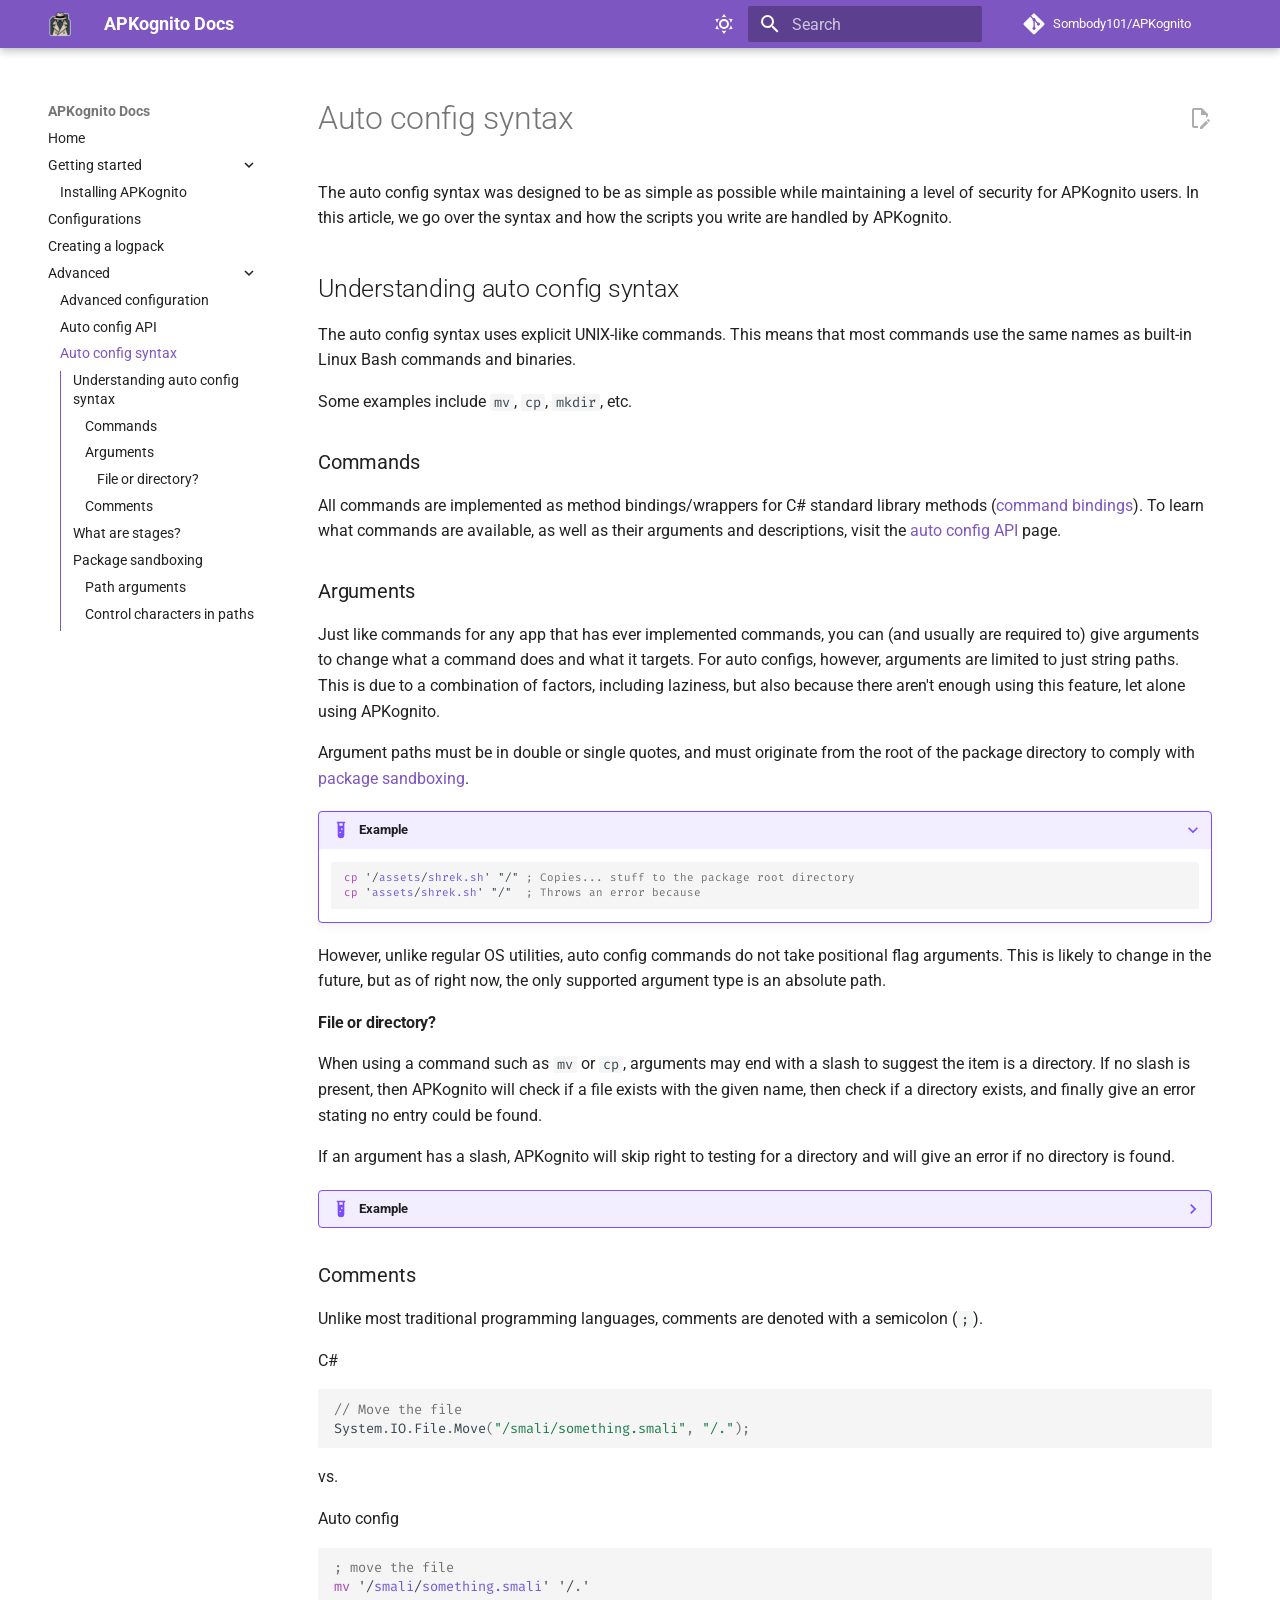
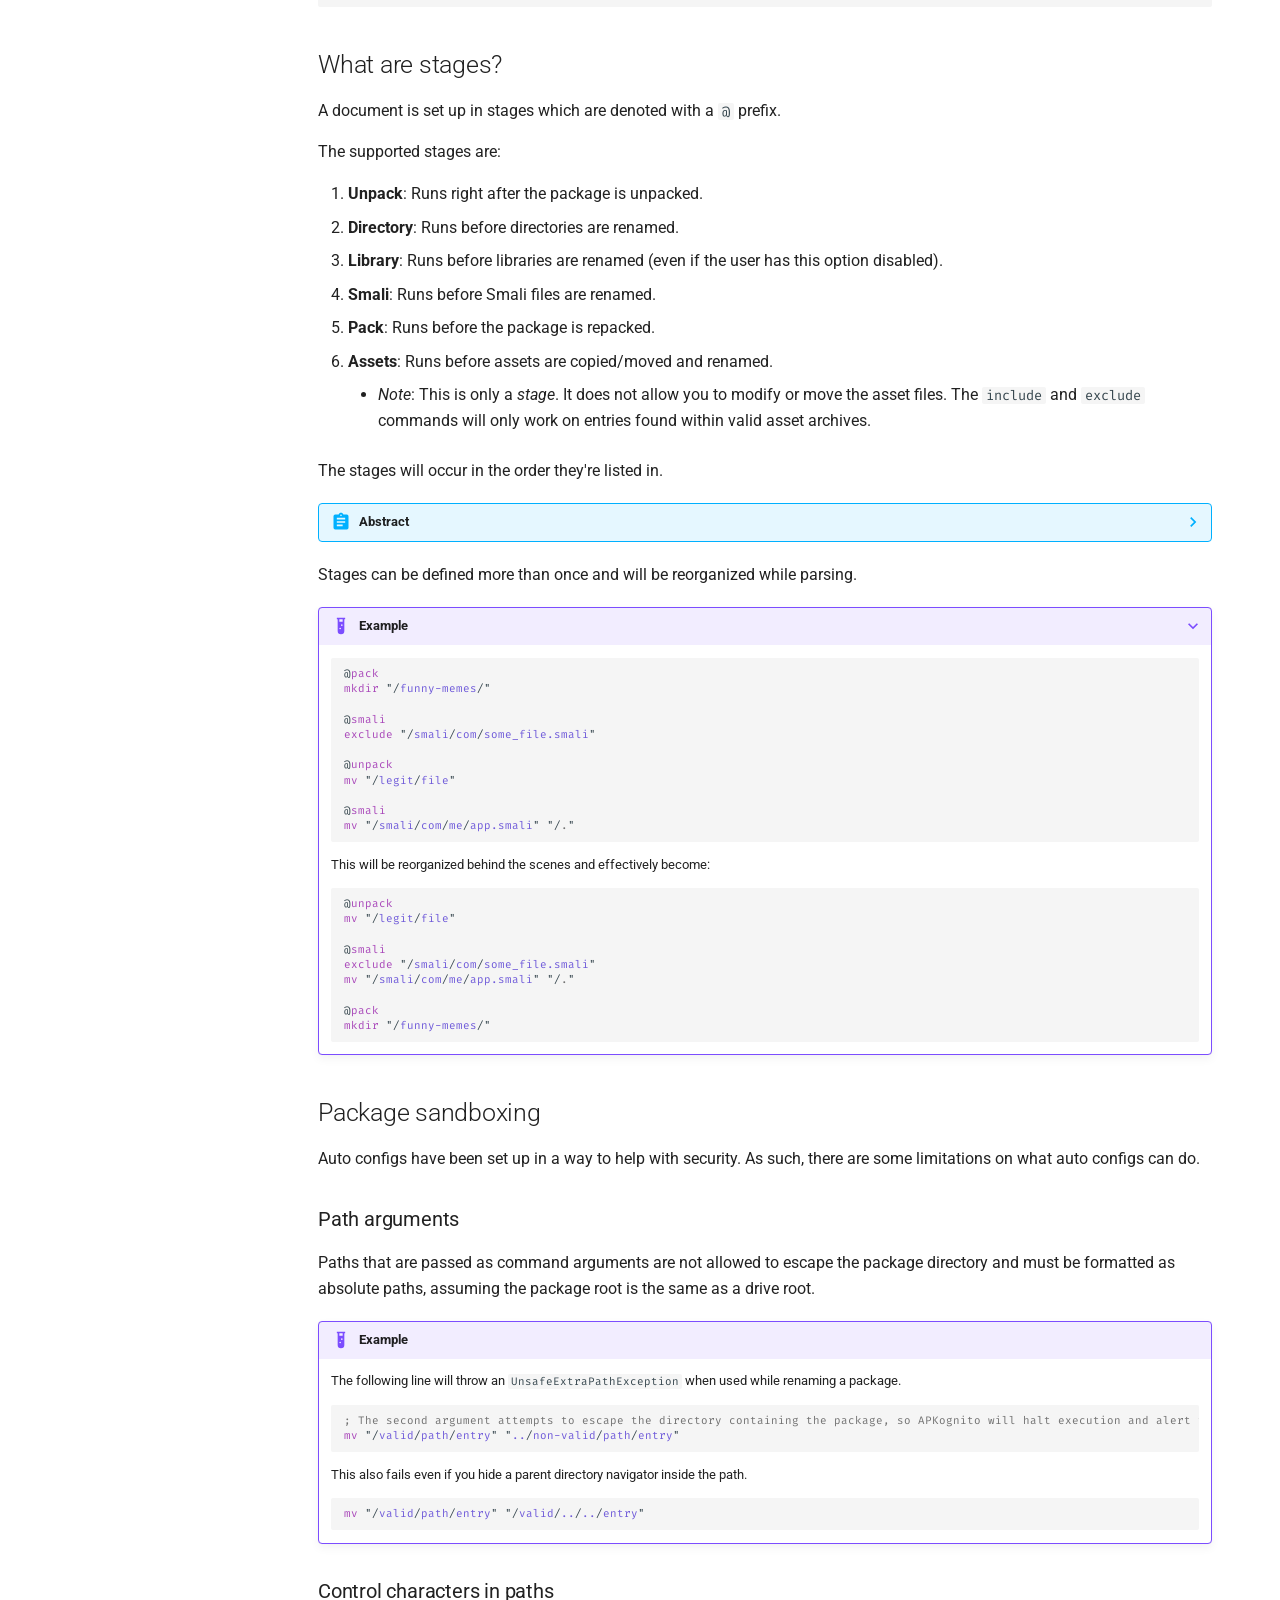
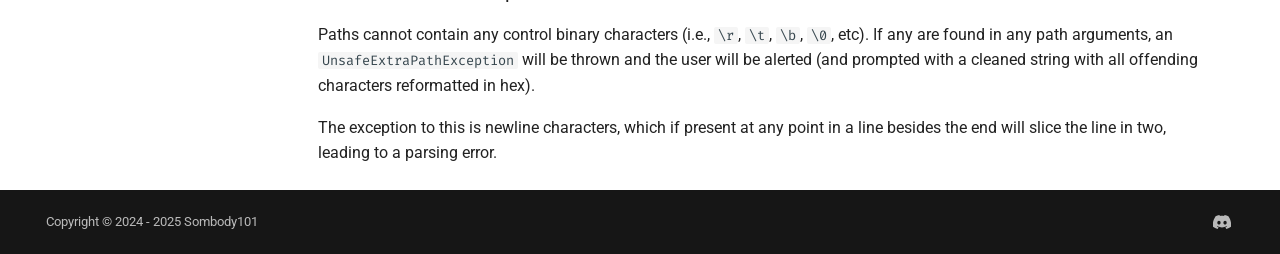
<file: advanced/config_syntax/index.html>
<!doctype html><html lang=en class=no-js> <head><meta charset=utf-8><meta name=viewport content="width=device-width,initial-scale=1"><link href=https://apkognito.win/advanced/config_syntax/ rel=canonical><link href=../auto_config_api/ rel=prev><link rel=icon href=../../images/apkognito.ico><meta name=generator content="mkdocs-1.6.1, mkdocs-material-9.7.0"><title>Auto config syntax - APKognito Docs</title><link rel=stylesheet href=../../assets/stylesheets/main.618322db.min.css><link rel=stylesheet href=../../assets/stylesheets/palette.ab4e12ef.min.css><link rel=preconnect href=https://fonts.gstatic.com crossorigin><link rel=stylesheet href="https://fonts.googleapis.com/css?family=Roboto:300,300i,400,400i,700,700i%7CRoboto+Mono:400,400i,700,700i&display=fallback"><style>:root{--md-text-font:"Roboto";--md-code-font:"Roboto Mono"}</style><link rel=stylesheet href=../../stylesheets/badges.869fcc.min.css><link rel=stylesheet href=../../stylesheets/extras.css><script>__md_scope=new URL("../..",location),__md_hash=e=>[...e].reduce(((e,_)=>(e<<5)-e+_.charCodeAt(0)),0),__md_get=(e,_=localStorage,t=__md_scope)=>JSON.parse(_.getItem(t.pathname+"."+e)),__md_set=(e,_,t=localStorage,a=__md_scope)=>{try{t.setItem(a.pathname+"."+e,JSON.stringify(_))}catch(e){}}</script></head> <body dir=ltr data-md-color-scheme=default data-md-color-primary=deep-purple data-md-color-accent=purple> <input class=md-toggle data-md-toggle=drawer type=checkbox id=__drawer autocomplete=off> <input class=md-toggle data-md-toggle=search type=checkbox id=__search autocomplete=off> <label class=md-overlay for=__drawer></label> <div data-md-component=skip> <a href=#understanding-auto-config-syntax class=md-skip> Skip to content </a> </div> <div data-md-component=announce> </div> <header class="md-header md-header--shadow" data-md-component=header> <nav class="md-header__inner md-grid" aria-label=Header> <a href=../.. title="APKognito Docs" class="md-header__button md-logo" aria-label="APKognito Docs" data-md-component=logo> <img src=../../images/apkognito.webp alt=logo> </a> <label class="md-header__button md-icon" for=__drawer> <svg xmlns=http://www.w3.org/2000/svg viewbox="0 0 24 24"><path d="M3 6h18v2H3zm0 5h18v2H3zm0 5h18v2H3z"/></svg> </label> <div class=md-header__title data-md-component=header-title> <div class=md-header__ellipsis> <div class=md-header__topic> <span class=md-ellipsis> APKognito Docs </span> </div> <div class=md-header__topic data-md-component=header-topic> <span class=md-ellipsis> Auto config syntax </span> </div> </div> </div> <form class=md-header__option data-md-component=palette> <input class=md-option data-md-color-media="(prefers-color-scheme: light)" data-md-color-scheme=default data-md-color-primary=deep-purple data-md-color-accent=purple aria-label="Switch to dark mode" type=radio name=__palette id=__palette_0> <label class="md-header__button md-icon" title="Switch to dark mode" for=__palette_1 hidden> <svg xmlns=http://www.w3.org/2000/svg viewbox="0 0 24 24"><path d="M12 7a5 5 0 0 1 5 5 5 5 0 0 1-5 5 5 5 0 0 1-5-5 5 5 0 0 1 5-5m0 2a3 3 0 0 0-3 3 3 3 0 0 0 3 3 3 3 0 0 0 3-3 3 3 0 0 0-3-3m0-7 2.39 3.42C13.65 5.15 12.84 5 12 5s-1.65.15-2.39.42zM3.34 7l4.16-.35A7.2 7.2 0 0 0 5.94 8.5c-.44.74-.69 1.5-.83 2.29zm.02 10 1.76-3.77a7.131 7.131 0 0 0 2.38 4.14zM20.65 7l-1.77 3.79a7.02 7.02 0 0 0-2.38-4.15zm-.01 10-4.14.36c.59-.51 1.12-1.14 1.54-1.86.42-.73.69-1.5.83-2.29zM12 22l-2.41-3.44c.74.27 1.55.44 2.41.44.82 0 1.63-.17 2.37-.44z"/></svg> </label> <input class=md-option data-md-color-media="(prefers-color-scheme: dark)" data-md-color-scheme=slate data-md-color-primary=indigo data-md-color-accent=light-blue aria-label="Switch to light mode" type=radio name=__palette id=__palette_1> <label class="md-header__button md-icon" title="Switch to light mode" for=__palette_0 hidden> <svg xmlns=http://www.w3.org/2000/svg viewbox="0 0 24 24"><path d="m17.75 4.09-2.53 1.94.91 3.06-2.63-1.81-2.63 1.81.91-3.06-2.53-1.94L12.44 4l1.06-3 1.06 3zm3.5 6.91-1.64 1.25.59 1.98-1.7-1.17-1.7 1.17.59-1.98L15.75 11l2.06-.05L18.5 9l.69 1.95zm-2.28 4.95c.83-.08 1.72 1.1 1.19 1.85-.32.45-.66.87-1.08 1.27C15.17 23 8.84 23 4.94 19.07c-3.91-3.9-3.91-10.24 0-14.14.4-.4.82-.76 1.27-1.08.75-.53 1.93.36 1.85 1.19-.27 2.86.69 5.83 2.89 8.02a9.96 9.96 0 0 0 8.02 2.89m-1.64 2.02a12.08 12.08 0 0 1-7.8-3.47c-2.17-2.19-3.33-5-3.49-7.82-2.81 3.14-2.7 7.96.31 10.98 3.02 3.01 7.84 3.12 10.98.31"/></svg> </label> </form> <script>var palette=__md_get("__palette");if(palette&&palette.color){if("(prefers-color-scheme)"===palette.color.media){var media=matchMedia("(prefers-color-scheme: light)"),input=document.querySelector(media.matches?"[data-md-color-media='(prefers-color-scheme: light)']":"[data-md-color-media='(prefers-color-scheme: dark)']");palette.color.media=input.getAttribute("data-md-color-media"),palette.color.scheme=input.getAttribute("data-md-color-scheme"),palette.color.primary=input.getAttribute("data-md-color-primary"),palette.color.accent=input.getAttribute("data-md-color-accent")}for(var[key,value]of Object.entries(palette.color))document.body.setAttribute("data-md-color-"+key,value)}</script> <label class="md-header__button md-icon" for=__search> <svg xmlns=http://www.w3.org/2000/svg viewbox="0 0 24 24"><path d="M9.5 3A6.5 6.5 0 0 1 16 9.5c0 1.61-.59 3.09-1.56 4.23l.27.27h.79l5 5-1.5 1.5-5-5v-.79l-.27-.27A6.52 6.52 0 0 1 9.5 16 6.5 6.5 0 0 1 3 9.5 6.5 6.5 0 0 1 9.5 3m0 2C7 5 5 7 5 9.5S7 14 9.5 14 14 12 14 9.5 12 5 9.5 5"/></svg> </label> <div class=md-search data-md-component=search role=dialog> <label class=md-search__overlay for=__search></label> <div class=md-search__inner role=search> <form class=md-search__form name=search> <input type=text class=md-search__input name=query aria-label=Search placeholder=Search autocapitalize=off autocorrect=off autocomplete=off spellcheck=false data-md-component=search-query required> <label class="md-search__icon md-icon" for=__search> <svg xmlns=http://www.w3.org/2000/svg viewbox="0 0 24 24"><path d="M9.5 3A6.5 6.5 0 0 1 16 9.5c0 1.61-.59 3.09-1.56 4.23l.27.27h.79l5 5-1.5 1.5-5-5v-.79l-.27-.27A6.52 6.52 0 0 1 9.5 16 6.5 6.5 0 0 1 3 9.5 6.5 6.5 0 0 1 9.5 3m0 2C7 5 5 7 5 9.5S7 14 9.5 14 14 12 14 9.5 12 5 9.5 5"/></svg> <svg xmlns=http://www.w3.org/2000/svg viewbox="0 0 24 24"><path d="M20 11v2H8l5.5 5.5-1.42 1.42L4.16 12l7.92-7.92L13.5 5.5 8 11z"/></svg> </label> <nav class=md-search__options aria-label=Search> <button type=reset class="md-search__icon md-icon" title=Clear aria-label=Clear tabindex=-1> <svg xmlns=http://www.w3.org/2000/svg viewbox="0 0 24 24"><path d="M19 6.41 17.59 5 12 10.59 6.41 5 5 6.41 10.59 12 5 17.59 6.41 19 12 13.41 17.59 19 19 17.59 13.41 12z"/></svg> </button> </nav> </form> <div class=md-search__output> <div class=md-search__scrollwrap tabindex=0 data-md-scrollfix> <div class=md-search-result data-md-component=search-result> <div class=md-search-result__meta> Initializing search </div> <ol class=md-search-result__list role=presentation></ol> </div> </div> </div> </div> </div> <div class=md-header__source> <a href=https://github.com/Sombody101/APKognito/ title="Go to repository" class=md-source data-md-component=source> <div class="md-source__icon md-icon"> <svg xmlns=http://www.w3.org/2000/svg viewbox="0 0 448 512"><!-- Font Awesome Free 7.1.0 by @fontawesome - https://fontawesome.com License - https://fontawesome.com/license/free (Icons: CC BY 4.0, Fonts: SIL OFL 1.1, Code: MIT License) Copyright 2025 Fonticons, Inc.--><path d="M439.6 236.1 244 40.5c-5.4-5.5-12.8-8.5-20.4-8.5s-15 3-20.4 8.4L162.5 81l51.5 51.5c27.1-9.1 52.7 16.8 43.4 43.7l49.7 49.7c34.2-11.8 61.2 31 35.5 56.7-26.5 26.5-70.2-2.9-56-37.3L240.3 199v121.9c25.3 12.5 22.3 41.8 9.1 55-6.4 6.4-15.2 10.1-24.3 10.1s-17.8-3.6-24.3-10.1c-17.6-17.6-11.1-46.9 11.2-56v-123c-20.8-8.5-24.6-30.7-18.6-45L142.6 101 8.5 235.1C3 240.6 0 247.9 0 255.5s3 15 8.5 20.4l195.6 195.7c5.4 5.4 12.7 8.4 20.4 8.4s15-3 20.4-8.4l194.7-194.7c5.4-5.4 8.4-12.8 8.4-20.4s-3-15-8.4-20.4"/></svg> </div> <div class=md-source__repository> Sombody101/APKognito </div> </a> </div> </nav> </header> <div class=md-container data-md-component=container> <main class=md-main data-md-component=main> <div class="md-main__inner md-grid"> <div class="md-sidebar md-sidebar--primary" data-md-component=sidebar data-md-type=navigation> <div class=md-sidebar__scrollwrap> <div class=md-sidebar__inner> <nav class="md-nav md-nav--primary md-nav--integrated" aria-label=Navigation data-md-level=0> <label class=md-nav__title for=__drawer> <a href=../.. title="APKognito Docs" class="md-nav__button md-logo" aria-label="APKognito Docs" data-md-component=logo> <img src=../../images/apkognito.webp alt=logo> </a> APKognito Docs </label> <div class=md-nav__source> <a href=https://github.com/Sombody101/APKognito/ title="Go to repository" class=md-source data-md-component=source> <div class="md-source__icon md-icon"> <svg xmlns=http://www.w3.org/2000/svg viewbox="0 0 448 512"><!-- Font Awesome Free 7.1.0 by @fontawesome - https://fontawesome.com License - https://fontawesome.com/license/free (Icons: CC BY 4.0, Fonts: SIL OFL 1.1, Code: MIT License) Copyright 2025 Fonticons, Inc.--><path d="M439.6 236.1 244 40.5c-5.4-5.5-12.8-8.5-20.4-8.5s-15 3-20.4 8.4L162.5 81l51.5 51.5c27.1-9.1 52.7 16.8 43.4 43.7l49.7 49.7c34.2-11.8 61.2 31 35.5 56.7-26.5 26.5-70.2-2.9-56-37.3L240.3 199v121.9c25.3 12.5 22.3 41.8 9.1 55-6.4 6.4-15.2 10.1-24.3 10.1s-17.8-3.6-24.3-10.1c-17.6-17.6-11.1-46.9 11.2-56v-123c-20.8-8.5-24.6-30.7-18.6-45L142.6 101 8.5 235.1C3 240.6 0 247.9 0 255.5s3 15 8.5 20.4l195.6 195.7c5.4 5.4 12.7 8.4 20.4 8.4s15-3 20.4-8.4l194.7-194.7c5.4-5.4 8.4-12.8 8.4-20.4s-3-15-8.4-20.4"/></svg> </div> <div class=md-source__repository> Sombody101/APKognito </div> </a> </div> <ul class=md-nav__list data-md-scrollfix> <li class=md-nav__item> <a href=../.. class=md-nav__link> <span class=md-ellipsis> Home </span> </a> </li> <li class="md-nav__item md-nav__item--nested"> <input class="md-nav__toggle md-toggle md-toggle--indeterminate" type=checkbox id=__nav_2> <div class="md-nav__link md-nav__container"> <a href=../../getting_started/ class="md-nav__link "> <span class=md-ellipsis> Getting started </span> </a> <label class="md-nav__link " for=__nav_2 id=__nav_2_label tabindex=0> <span class="md-nav__icon md-icon"></span> </label> </div> <nav class=md-nav data-md-level=1 aria-labelledby=__nav_2_label aria-expanded=false> <label class=md-nav__title for=__nav_2> <span class="md-nav__icon md-icon"></span> Getting started </label> <ul class=md-nav__list data-md-scrollfix> <li class=md-nav__item> <a href=../../getting_started/installing/ class=md-nav__link> <span class=md-ellipsis> Installing APKognito </span> </a> </li> </ul> </nav> </li> <li class=md-nav__item> <a href=../../configurations/ class=md-nav__link> <span class=md-ellipsis> Configurations </span> </a> </li> <li class=md-nav__item> <a href=../../creating_a_logpack/ class=md-nav__link> <span class=md-ellipsis> Creating a logpack </span> </a> </li> <li class="md-nav__item md-nav__item--active md-nav__item--nested"> <input class="md-nav__toggle md-toggle " type=checkbox id=__nav_5 checked> <label class=md-nav__link for=__nav_5 id=__nav_5_label tabindex=0> <span class=md-ellipsis> Advanced </span> <span class="md-nav__icon md-icon"></span> </label> <nav class=md-nav data-md-level=1 aria-labelledby=__nav_5_label aria-expanded=true> <label class=md-nav__title for=__nav_5> <span class="md-nav__icon md-icon"></span> Advanced </label> <ul class=md-nav__list data-md-scrollfix> <li class=md-nav__item> <a href=../advanced_package_configurations/ class=md-nav__link> <span class=md-ellipsis> Advanced configuration </span> </a> </li> <li class=md-nav__item> <a href=../auto_config_api/ class=md-nav__link> <span class=md-ellipsis> Auto config API </span> </a> </li> <li class="md-nav__item md-nav__item--active"> <input class="md-nav__toggle md-toggle" type=checkbox id=__toc> <label class="md-nav__link md-nav__link--active" for=__toc> <span class=md-ellipsis> Auto config syntax </span> <span class="md-nav__icon md-icon"></span> </label> <a href=./ class="md-nav__link md-nav__link--active"> <span class=md-ellipsis> Auto config syntax </span> </a> <nav class="md-nav md-nav--secondary" aria-label="Table of contents"> <label class=md-nav__title for=__toc> <span class="md-nav__icon md-icon"></span> Table of contents </label> <ul class=md-nav__list data-md-component=toc data-md-scrollfix> <li class=md-nav__item> <a href=#understanding-auto-config-syntax class=md-nav__link> <span class=md-ellipsis> Understanding auto config syntax </span> </a> <nav class=md-nav aria-label="Understanding auto config syntax"> <ul class=md-nav__list> <li class=md-nav__item> <a href=#commands class=md-nav__link> <span class=md-ellipsis> Commands </span> </a> </li> <li class=md-nav__item> <a href=#arguments class=md-nav__link> <span class=md-ellipsis> Arguments </span> </a> <nav class=md-nav aria-label=Arguments> <ul class=md-nav__list> <li class=md-nav__item> <a href=#file-or-directory class=md-nav__link> <span class=md-ellipsis> File or directory? </span> </a> </li> </ul> </nav> </li> <li class=md-nav__item> <a href=#comments class=md-nav__link> <span class=md-ellipsis> Comments </span> </a> </li> </ul> </nav> </li> <li class=md-nav__item> <a href=#what-are-stages class=md-nav__link> <span class=md-ellipsis> What are stages? </span> </a> </li> <li class=md-nav__item> <a href=#package-sandboxing class=md-nav__link> <span class=md-ellipsis> Package sandboxing </span> </a> <nav class=md-nav aria-label="Package sandboxing"> <ul class=md-nav__list> <li class=md-nav__item> <a href=#path-arguments class=md-nav__link> <span class=md-ellipsis> Path arguments </span> </a> </li> <li class=md-nav__item> <a href=#control-characters-in-paths class=md-nav__link> <span class=md-ellipsis> Control characters in paths </span> </a> </li> </ul> </nav> </li> </ul> </nav> </li> </ul> </nav> </li> </ul> </nav> </div> </div> </div> <div class=md-content data-md-component=content> <article class="md-content__inner md-typeset"> <a href=https://github.com/Sombody101/APKognito/edit/master/docs/advanced/config_syntax.md title="Edit this page" class="md-content__button md-icon" rel=edit> <svg xmlns=http://www.w3.org/2000/svg viewbox="0 0 24 24"><path d="M10 20H6V4h7v5h5v3.1l2-2V8l-6-6H6c-1.1 0-2 .9-2 2v16c0 1.1.9 2 2 2h4zm10.2-7c.1 0 .3.1.4.2l1.3 1.3c.2.2.2.6 0 .8l-1 1-2.1-2.1 1-1c.1-.1.2-.2.4-.2m0 3.9L14.1 23H12v-2.1l6.1-6.1z"/></svg> </a> <h1>Auto config syntax</h1> <p>The auto config syntax was designed to be as simple as possible while maintaining a level of security for APKognito users. In this article, we go over the syntax and how the scripts you write are handled by APKognito.</p> <h2 id=understanding-auto-config-syntax>Understanding auto config syntax</h2> <p>The auto config syntax uses explicit UNIX-like commands. This means that most commands use the same names as built-in Linux Bash commands and binaries.</p> <p>Some examples include <code>mv</code>, <code>cp</code>, <code>mkdir</code>, etc.</p> <h3 id=commands>Commands</h3> <p>All commands are implemented as method bindings/wrappers for C# standard library methods (<a href=https://github.com/Sombody101/APKognito/tree/master/APKognito/ApkMod/Automation/CommandBindings>command bindings</a>). To learn what commands are available, as well as their arguments and descriptions, visit the <a href=../auto_config_api/ >auto config API</a> page.</p> <h3 id=arguments>Arguments</h3> <p>Just like commands for any app that has ever implemented commands, you can (and usually are required to) give arguments to change what a command does and what it targets. For auto configs, however, arguments are limited to just string paths. This is due to a combination of factors, including laziness, but also because there aren't enough using this feature, let alone using APKognito.</p> <p>Argument paths must be in double or single quotes, and must originate from the root of the package directory to comply with <a href=#package-sandboxing>package sandboxing</a>.</p> <details class=example open=open> <summary>Example</summary> <div class=highlight><pre><span></span><code><span class=nf>cp</span><span class=w> </span><span class=err>&#39;/</span><span class=no>assets</span><span class=err>/</span><span class=no>shrek.sh</span><span class=err>&#39;</span><span class=w> </span><span class=err>&quot;/&quot;</span><span class=w> </span><span class=c1>; Copies... stuff to the package root directory</span>
<span class=nf>cp</span><span class=w> </span><span class=err>&#39;</span><span class=no>assets</span><span class=err>/</span><span class=no>shrek.sh</span><span class=err>&#39;</span><span class=w> </span><span class=err>&quot;/&quot;</span><span class=w>  </span><span class=c1>; Throws an error because</span>
</code></pre></div> </details> <p>However, unlike regular OS utilities, auto config commands do not take positional flag arguments. This is likely to change in the future, but as of right now, the only supported argument type is an absolute path.</p> <h4 id=file-or-directory>File or directory?</h4> <p>When using a command such as <code>mv</code> or <code>cp</code>, arguments may end with a slash to suggest the item is a directory. If no slash is present, then APKognito will check if a file exists with the given name, then check if a directory exists, and finally give an error stating no entry could be found.</p> <p>If an argument has a slash, APKognito will skip right to testing for a directory and will give an error if no directory is found.</p> <details class=example> <summary>Example</summary> <div class=highlight><pre><span></span><code><span class=nf>mv</span>
</code></pre></div> </details> <h3 id=comments>Comments</h3> <p>Unlike most traditional programming languages, comments are denoted with a semicolon (<code>;</code>).</p> <p>C#</p> <div class=highlight><pre><span></span><code><span class=c1>// Move the file</span>
<span class=n>System</span><span class=p>.</span><span class=n>IO</span><span class=p>.</span><span class=n>File</span><span class=p>.</span><span class=n>Move</span><span class=p>(</span><span class=s>&quot;/smali/something.smali&quot;</span><span class=p>,</span><span class=w> </span><span class=s>&quot;/.&quot;</span><span class=p>);</span>
</code></pre></div> <p>vs.</p> <p>Auto config</p> <div class=highlight><pre><span></span><code><span class=c1>; move the file</span>
<span class=nf>mv</span><span class=w> </span><span class=err>&#39;/</span><span class=no>smali</span><span class=err>/</span><span class=no>something.smali</span><span class=err>&#39;</span><span class=w> </span><span class=err>&#39;/</span><span class=p>.</span><span class=err>&#39;</span>
</code></pre></div> <h2 id=what-are-stages>What are stages?</h2> <p>A document is set up in stages which are denoted with a <code>@</code> prefix.</p> <p>The supported stages are:</p> <ol> <li><strong>Unpack</strong>: Runs right after the package is unpacked.</li> <li><strong>Directory</strong>: Runs before directories are renamed.</li> <li><strong>Library</strong>: Runs before libraries are renamed (even if the user has this option disabled).</li> <li><strong>Smali</strong>: Runs before Smali files are renamed.</li> <li><strong>Pack</strong>: Runs before the package is repacked.</li> <li><strong>Assets</strong>: Runs before assets are copied/moved and renamed.<ul> <li><em>Note</em>: This is only a <em>stage</em>. It does not allow you to modify or move the asset files. The <code>include</code> and <code>exclude</code> commands will only work on entries found within valid asset archives.</li> </ul> </li> </ol> <p>The stages will occur in the order they're listed in.</p> <details class=abstract> <summary>Abstract</summary> <p>The Assets stage used to run before the pack stage, meaning assets would be copied or moved and processed <em>before</em> finalizing the package. This wasn't a huge issue, but didn't make sense as assets are almost always the largest part of any game or app and would take the longest to process.</p> </details> <p>Stages can be defined more than once and will be reorganized while parsing.</p> <details class=example open=open> <summary>Example</summary> <div class=highlight><pre><span></span><code><span class=err>@</span><span class=nf>pack</span>
<span class=nf>mkdir</span><span class=w> </span><span class=err>&quot;/</span><span class=no>funny-memes</span><span class=err>/&quot;</span>

<span class=err>@</span><span class=nf>smali</span>
<span class=nf>exclude</span><span class=w> </span><span class=err>&quot;/</span><span class=no>smali</span><span class=err>/</span><span class=no>com</span><span class=err>/</span><span class=no>some_file.smali</span><span class=err>&quot;</span>

<span class=err>@</span><span class=nf>unpack</span>
<span class=nf>mv</span><span class=w> </span><span class=err>&quot;/</span><span class=no>legit</span><span class=err>/</span><span class=no>file</span><span class=err>&quot;</span>

<span class=err>@</span><span class=nf>smali</span>
<span class=nf>mv</span><span class=w> </span><span class=err>&quot;/</span><span class=no>smali</span><span class=err>/</span><span class=no>com</span><span class=err>/</span><span class=no>me</span><span class=err>/</span><span class=no>app.smali</span><span class=err>&quot;</span><span class=w> </span><span class=err>&quot;/</span><span class=p>.</span><span class=err>&quot;</span>
</code></pre></div> <p>This will be reorganized behind the scenes and effectively become:</p> <div class=highlight><pre><span></span><code><span class=err>@</span><span class=nf>unpack</span>
<span class=nf>mv</span><span class=w> </span><span class=err>&quot;/</span><span class=no>legit</span><span class=err>/</span><span class=no>file</span><span class=err>&quot;</span>

<span class=err>@</span><span class=nf>smali</span>
<span class=nf>exclude</span><span class=w> </span><span class=err>&quot;/</span><span class=no>smali</span><span class=err>/</span><span class=no>com</span><span class=err>/</span><span class=no>some_file.smali</span><span class=err>&quot;</span>
<span class=nf>mv</span><span class=w> </span><span class=err>&quot;/</span><span class=no>smali</span><span class=err>/</span><span class=no>com</span><span class=err>/</span><span class=no>me</span><span class=err>/</span><span class=no>app.smali</span><span class=err>&quot;</span><span class=w> </span><span class=err>&quot;/</span><span class=p>.</span><span class=err>&quot;</span>

<span class=err>@</span><span class=nf>pack</span>
<span class=nf>mkdir</span><span class=w> </span><span class=err>&quot;/</span><span class=no>funny-memes</span><span class=err>/&quot;</span>
</code></pre></div> </details> <h2 id=package-sandboxing>Package sandboxing</h2> <p>Auto configs have been set up in a way to help with security. As such, there are some limitations on what auto configs can do.</p> <h3 id=path-arguments>Path arguments</h3> <p>Paths that are passed as command arguments are not allowed to escape the package directory and must be formatted as absolute paths, assuming the package root is the same as a drive root.</p> <div class="admonition example"> <p class=admonition-title>Example</p> <p>The following line will throw an <code>UnsafeExtraPathException</code> when used while renaming a package.</p> <div class=highlight><pre><span></span><code><span class=c1>; The second argument attempts to escape the directory containing the package, so APKognito will halt execution and alert the user.</span>
<span class=nf>mv</span><span class=w> </span><span class=err>&quot;/</span><span class=no>valid</span><span class=err>/</span><span class=no>path</span><span class=err>/</span><span class=no>entry</span><span class=err>&quot;</span><span class=w> </span><span class=err>&quot;</span><span class=no>..</span><span class=err>/</span><span class=no>non-valid</span><span class=err>/</span><span class=no>path</span><span class=err>/</span><span class=no>entry</span><span class=err>&quot;</span>
</code></pre></div> <p>This also fails even if you hide a parent directory navigator inside the path.</p> <div class=highlight><pre><span></span><code><span class=nf>mv</span><span class=w> </span><span class=err>&quot;/</span><span class=no>valid</span><span class=err>/</span><span class=no>path</span><span class=err>/</span><span class=no>entry</span><span class=err>&quot;</span><span class=w> </span><span class=err>&quot;/</span><span class=no>valid</span><span class=err>/</span><span class=no>..</span><span class=err>/</span><span class=no>..</span><span class=err>/</span><span class=no>entry</span><span class=err>&quot;</span>
</code></pre></div> </div> <h3 id=control-characters-in-paths>Control characters in paths</h3> <p>Paths cannot contain any control binary characters (i.e., <code>\r</code>, <code>\t</code>, <code>\b</code>, <code>\0</code>, etc). If any are found in any path arguments, an <code>UnsafeExtraPathException</code> will be thrown and the user will be alerted (and prompted with a cleaned string with all offending characters reformatted in hex).</p> <p>The exception to this is newline characters, which if present at any point in a line besides the end will slice the line in two, leading to a parsing error.</p> </article> </div> <script>var target=document.getElementById(location.hash.slice(1));target&&target.name&&(target.checked=target.name.startsWith("__tabbed_"))</script> </div> </main> <footer class=md-footer> <div class="md-footer-meta md-typeset"> <div class="md-footer-meta__inner md-grid"> <div class=md-copyright> <div class=md-copyright__highlight> Copyright &copy; 2024 - 2025 Sombody101 </div> </div> <div class=md-social> <a href=https://discord.gg/rNR2VHySgF target=_blank rel=noopener title="APKognito Support Discord" class=md-social__link> <svg xmlns=http://www.w3.org/2000/svg viewbox="0 0 576 512"><!-- Font Awesome Free 7.1.0 by @fontawesome - https://fontawesome.com License - https://fontawesome.com/license/free (Icons: CC BY 4.0, Fonts: SIL OFL 1.1, Code: MIT License) Copyright 2025 Fonticons, Inc.--><path d="M492.5 69.8c-.2-.3-.4-.6-.8-.7-38.1-17.5-78.4-30-119.7-37.1-.4-.1-.8 0-1.1.1s-.6.4-.8.8c-5.5 9.9-10.5 20.2-14.9 30.6-44.6-6.8-89.9-6.8-134.4 0-4.5-10.5-9.5-20.7-15.1-30.6-.2-.3-.5-.6-.8-.8s-.7-.2-1.1-.2C162.5 39 122.2 51.5 84.1 69c-.3.1-.6.4-.8.7C7.1 183.5-13.8 294.6-3.6 404.2c0 .3.1.5.2.8s.3.4.5.6c44.4 32.9 94 58 146.8 74.2.4.1.8.1 1.1 0s.7-.4.9-.7c11.3-15.4 21.4-31.8 30-48.8.1-.2.2-.5.2-.8s0-.5-.1-.8-.2-.5-.4-.6-.4-.3-.7-.4c-15.8-6.1-31.2-13.4-45.9-21.9-.3-.2-.5-.4-.7-.6s-.3-.6-.3-.9 0-.6.2-.9.3-.5.6-.7c3.1-2.3 6.2-4.7 9.1-7.1.3-.2.6-.4.9-.4s.7 0 1 .1c96.2 43.9 200.4 43.9 295.5 0 .3-.1.7-.2 1-.2s.7.2.9.4c2.9 2.4 6 4.9 9.1 7.2.2.2.4.4.6.7s.2.6.2.9-.1.6-.3.9-.4.5-.6.6c-14.7 8.6-30 15.9-45.9 21.8-.2.1-.5.2-.7.4s-.3.4-.4.7-.1.5-.1.8.1.5.2.8c8.8 17 18.8 33.3 30 48.8.2.3.6.6.9.7s.8.1 1.1 0c52.9-16.2 102.6-41.3 147.1-74.2.2-.2.4-.4.5-.6s.2-.5.2-.8c12.3-126.8-20.5-236.9-86.9-334.5zm-302 267.7c-29 0-52.8-26.6-52.8-59.2s23.4-59.2 52.8-59.2c29.7 0 53.3 26.8 52.8 59.2 0 32.7-23.4 59.2-52.8 59.2m195.4 0c-29 0-52.8-26.6-52.8-59.2s23.4-59.2 52.8-59.2c29.7 0 53.3 26.8 52.8 59.2 0 32.7-23.2 59.2-52.8 59.2"/></svg> </a> </div> </div> </div> </footer> </div> <div class=md-dialog data-md-component=dialog> <div class="md-dialog__inner md-typeset"></div> </div> <div class=md-progress data-md-component=progress role=progressbar></div> <script id=__config type=application/json>{"annotate": null, "base": "../..", "features": ["content.action.edit", "navigation.instant", "navigation.instant.progress", "navigation.expand", "navigation.indexes", "toc.integrate", "content.tooltips"], "search": "../../assets/javascripts/workers/search.7a47a382.min.js", "tags": null, "translations": {"clipboard.copied": "Copied to clipboard", "clipboard.copy": "Copy to clipboard", "search.result.more.one": "1 more on this page", "search.result.more.other": "# more on this page", "search.result.none": "No matching documents", "search.result.one": "1 matching document", "search.result.other": "# matching documents", "search.result.placeholder": "Type to start searching", "search.result.term.missing": "Missing", "select.version": "Select version"}, "version": null}</script> <script src=../../assets/javascripts/bundle.e71a0d61.min.js></script> </body> </html>
</file>
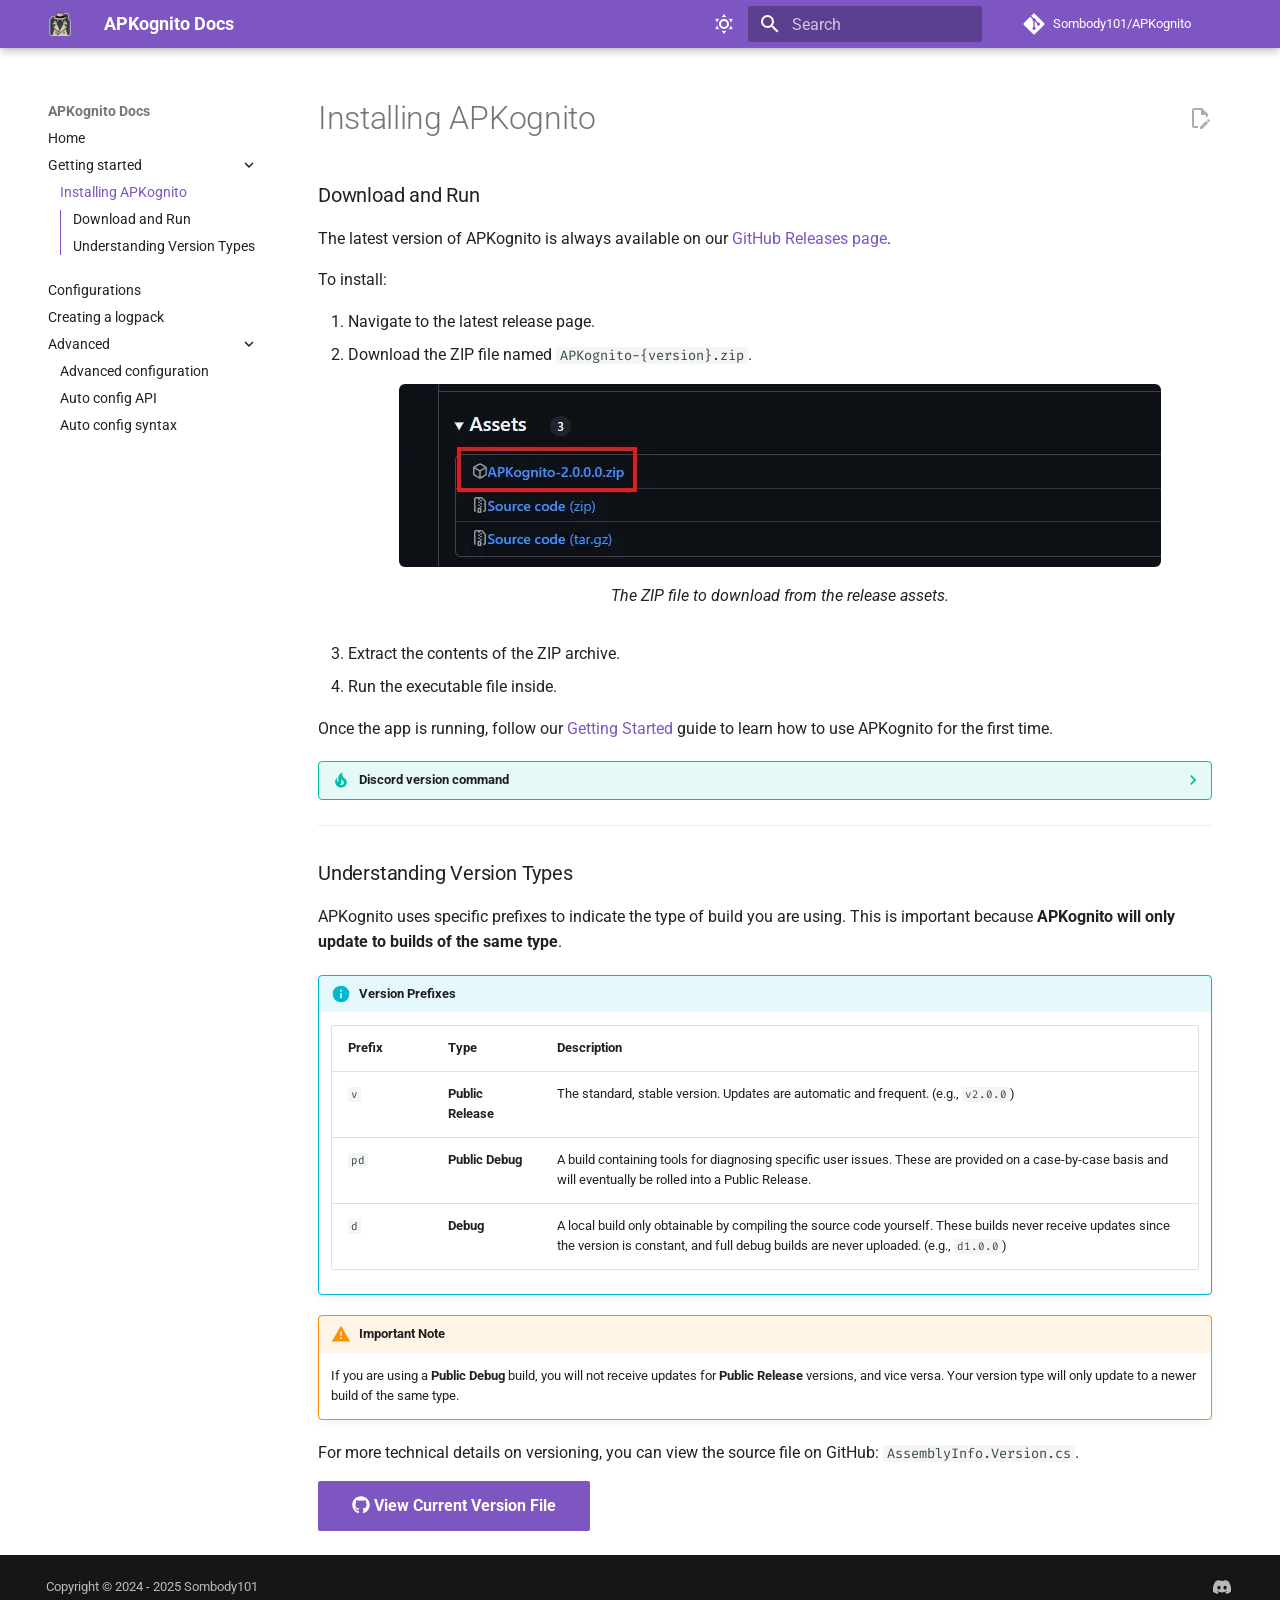
<file: getting_started/installing/index.html>
<!doctype html><html lang=en class=no-js> <head><meta charset=utf-8><meta name=viewport content="width=device-width,initial-scale=1"><link href=https://apkognito.win/getting_started/installing/ rel=canonical><link href=../ rel=prev><link href=../../configurations/ rel=next><link rel=icon href=../../images/apkognito.ico><meta name=generator content="mkdocs-1.6.1, mkdocs-material-9.7.0"><title>Installing APKognito - APKognito Docs</title><link rel=stylesheet href=../../assets/stylesheets/main.618322db.min.css><link rel=stylesheet href=../../assets/stylesheets/palette.ab4e12ef.min.css><link rel=preconnect href=https://fonts.gstatic.com crossorigin><link rel=stylesheet href="https://fonts.googleapis.com/css?family=Roboto:300,300i,400,400i,700,700i%7CRoboto+Mono:400,400i,700,700i&display=fallback"><style>:root{--md-text-font:"Roboto";--md-code-font:"Roboto Mono"}</style><link rel=stylesheet href=../../stylesheets/badges.869fcc.min.css><link rel=stylesheet href=../../stylesheets/extras.css><script>__md_scope=new URL("../..",location),__md_hash=e=>[...e].reduce(((e,_)=>(e<<5)-e+_.charCodeAt(0)),0),__md_get=(e,_=localStorage,t=__md_scope)=>JSON.parse(_.getItem(t.pathname+"."+e)),__md_set=(e,_,t=localStorage,a=__md_scope)=>{try{t.setItem(a.pathname+"."+e,JSON.stringify(_))}catch(e){}}</script></head> <body dir=ltr data-md-color-scheme=default data-md-color-primary=deep-purple data-md-color-accent=purple> <input class=md-toggle data-md-toggle=drawer type=checkbox id=__drawer autocomplete=off> <input class=md-toggle data-md-toggle=search type=checkbox id=__search autocomplete=off> <label class=md-overlay for=__drawer></label> <div data-md-component=skip> <a href=#installing-apkognito class=md-skip> Skip to content </a> </div> <div data-md-component=announce> </div> <header class="md-header md-header--shadow" data-md-component=header> <nav class="md-header__inner md-grid" aria-label=Header> <a href=../.. title="APKognito Docs" class="md-header__button md-logo" aria-label="APKognito Docs" data-md-component=logo> <img src=../../images/apkognito.webp alt=logo> </a> <label class="md-header__button md-icon" for=__drawer> <svg xmlns=http://www.w3.org/2000/svg viewbox="0 0 24 24"><path d="M3 6h18v2H3zm0 5h18v2H3zm0 5h18v2H3z"/></svg> </label> <div class=md-header__title data-md-component=header-title> <div class=md-header__ellipsis> <div class=md-header__topic> <span class=md-ellipsis> APKognito Docs </span> </div> <div class=md-header__topic data-md-component=header-topic> <span class=md-ellipsis> Installing APKognito </span> </div> </div> </div> <form class=md-header__option data-md-component=palette> <input class=md-option data-md-color-media="(prefers-color-scheme: light)" data-md-color-scheme=default data-md-color-primary=deep-purple data-md-color-accent=purple aria-label="Switch to dark mode" type=radio name=__palette id=__palette_0> <label class="md-header__button md-icon" title="Switch to dark mode" for=__palette_1 hidden> <svg xmlns=http://www.w3.org/2000/svg viewbox="0 0 24 24"><path d="M12 7a5 5 0 0 1 5 5 5 5 0 0 1-5 5 5 5 0 0 1-5-5 5 5 0 0 1 5-5m0 2a3 3 0 0 0-3 3 3 3 0 0 0 3 3 3 3 0 0 0 3-3 3 3 0 0 0-3-3m0-7 2.39 3.42C13.65 5.15 12.84 5 12 5s-1.65.15-2.39.42zM3.34 7l4.16-.35A7.2 7.2 0 0 0 5.94 8.5c-.44.74-.69 1.5-.83 2.29zm.02 10 1.76-3.77a7.131 7.131 0 0 0 2.38 4.14zM20.65 7l-1.77 3.79a7.02 7.02 0 0 0-2.38-4.15zm-.01 10-4.14.36c.59-.51 1.12-1.14 1.54-1.86.42-.73.69-1.5.83-2.29zM12 22l-2.41-3.44c.74.27 1.55.44 2.41.44.82 0 1.63-.17 2.37-.44z"/></svg> </label> <input class=md-option data-md-color-media="(prefers-color-scheme: dark)" data-md-color-scheme=slate data-md-color-primary=indigo data-md-color-accent=light-blue aria-label="Switch to light mode" type=radio name=__palette id=__palette_1> <label class="md-header__button md-icon" title="Switch to light mode" for=__palette_0 hidden> <svg xmlns=http://www.w3.org/2000/svg viewbox="0 0 24 24"><path d="m17.75 4.09-2.53 1.94.91 3.06-2.63-1.81-2.63 1.81.91-3.06-2.53-1.94L12.44 4l1.06-3 1.06 3zm3.5 6.91-1.64 1.25.59 1.98-1.7-1.17-1.7 1.17.59-1.98L15.75 11l2.06-.05L18.5 9l.69 1.95zm-2.28 4.95c.83-.08 1.72 1.1 1.19 1.85-.32.45-.66.87-1.08 1.27C15.17 23 8.84 23 4.94 19.07c-3.91-3.9-3.91-10.24 0-14.14.4-.4.82-.76 1.27-1.08.75-.53 1.93.36 1.85 1.19-.27 2.86.69 5.83 2.89 8.02a9.96 9.96 0 0 0 8.02 2.89m-1.64 2.02a12.08 12.08 0 0 1-7.8-3.47c-2.17-2.19-3.33-5-3.49-7.82-2.81 3.14-2.7 7.96.31 10.98 3.02 3.01 7.84 3.12 10.98.31"/></svg> </label> </form> <script>var palette=__md_get("__palette");if(palette&&palette.color){if("(prefers-color-scheme)"===palette.color.media){var media=matchMedia("(prefers-color-scheme: light)"),input=document.querySelector(media.matches?"[data-md-color-media='(prefers-color-scheme: light)']":"[data-md-color-media='(prefers-color-scheme: dark)']");palette.color.media=input.getAttribute("data-md-color-media"),palette.color.scheme=input.getAttribute("data-md-color-scheme"),palette.color.primary=input.getAttribute("data-md-color-primary"),palette.color.accent=input.getAttribute("data-md-color-accent")}for(var[key,value]of Object.entries(palette.color))document.body.setAttribute("data-md-color-"+key,value)}</script> <label class="md-header__button md-icon" for=__search> <svg xmlns=http://www.w3.org/2000/svg viewbox="0 0 24 24"><path d="M9.5 3A6.5 6.5 0 0 1 16 9.5c0 1.61-.59 3.09-1.56 4.23l.27.27h.79l5 5-1.5 1.5-5-5v-.79l-.27-.27A6.52 6.52 0 0 1 9.5 16 6.5 6.5 0 0 1 3 9.5 6.5 6.5 0 0 1 9.5 3m0 2C7 5 5 7 5 9.5S7 14 9.5 14 14 12 14 9.5 12 5 9.5 5"/></svg> </label> <div class=md-search data-md-component=search role=dialog> <label class=md-search__overlay for=__search></label> <div class=md-search__inner role=search> <form class=md-search__form name=search> <input type=text class=md-search__input name=query aria-label=Search placeholder=Search autocapitalize=off autocorrect=off autocomplete=off spellcheck=false data-md-component=search-query required> <label class="md-search__icon md-icon" for=__search> <svg xmlns=http://www.w3.org/2000/svg viewbox="0 0 24 24"><path d="M9.5 3A6.5 6.5 0 0 1 16 9.5c0 1.61-.59 3.09-1.56 4.23l.27.27h.79l5 5-1.5 1.5-5-5v-.79l-.27-.27A6.52 6.52 0 0 1 9.5 16 6.5 6.5 0 0 1 3 9.5 6.5 6.5 0 0 1 9.5 3m0 2C7 5 5 7 5 9.5S7 14 9.5 14 14 12 14 9.5 12 5 9.5 5"/></svg> <svg xmlns=http://www.w3.org/2000/svg viewbox="0 0 24 24"><path d="M20 11v2H8l5.5 5.5-1.42 1.42L4.16 12l7.92-7.92L13.5 5.5 8 11z"/></svg> </label> <nav class=md-search__options aria-label=Search> <button type=reset class="md-search__icon md-icon" title=Clear aria-label=Clear tabindex=-1> <svg xmlns=http://www.w3.org/2000/svg viewbox="0 0 24 24"><path d="M19 6.41 17.59 5 12 10.59 6.41 5 5 6.41 10.59 12 5 17.59 6.41 19 12 13.41 17.59 19 19 17.59 13.41 12z"/></svg> </button> </nav> </form> <div class=md-search__output> <div class=md-search__scrollwrap tabindex=0 data-md-scrollfix> <div class=md-search-result data-md-component=search-result> <div class=md-search-result__meta> Initializing search </div> <ol class=md-search-result__list role=presentation></ol> </div> </div> </div> </div> </div> <div class=md-header__source> <a href=https://github.com/Sombody101/APKognito/ title="Go to repository" class=md-source data-md-component=source> <div class="md-source__icon md-icon"> <svg xmlns=http://www.w3.org/2000/svg viewbox="0 0 448 512"><!-- Font Awesome Free 7.1.0 by @fontawesome - https://fontawesome.com License - https://fontawesome.com/license/free (Icons: CC BY 4.0, Fonts: SIL OFL 1.1, Code: MIT License) Copyright 2025 Fonticons, Inc.--><path d="M439.6 236.1 244 40.5c-5.4-5.5-12.8-8.5-20.4-8.5s-15 3-20.4 8.4L162.5 81l51.5 51.5c27.1-9.1 52.7 16.8 43.4 43.7l49.7 49.7c34.2-11.8 61.2 31 35.5 56.7-26.5 26.5-70.2-2.9-56-37.3L240.3 199v121.9c25.3 12.5 22.3 41.8 9.1 55-6.4 6.4-15.2 10.1-24.3 10.1s-17.8-3.6-24.3-10.1c-17.6-17.6-11.1-46.9 11.2-56v-123c-20.8-8.5-24.6-30.7-18.6-45L142.6 101 8.5 235.1C3 240.6 0 247.9 0 255.5s3 15 8.5 20.4l195.6 195.7c5.4 5.4 12.7 8.4 20.4 8.4s15-3 20.4-8.4l194.7-194.7c5.4-5.4 8.4-12.8 8.4-20.4s-3-15-8.4-20.4"/></svg> </div> <div class=md-source__repository> Sombody101/APKognito </div> </a> </div> </nav> </header> <div class=md-container data-md-component=container> <main class=md-main data-md-component=main> <div class="md-main__inner md-grid"> <div class="md-sidebar md-sidebar--primary" data-md-component=sidebar data-md-type=navigation> <div class=md-sidebar__scrollwrap> <div class=md-sidebar__inner> <nav class="md-nav md-nav--primary md-nav--integrated" aria-label=Navigation data-md-level=0> <label class=md-nav__title for=__drawer> <a href=../.. title="APKognito Docs" class="md-nav__button md-logo" aria-label="APKognito Docs" data-md-component=logo> <img src=../../images/apkognito.webp alt=logo> </a> APKognito Docs </label> <div class=md-nav__source> <a href=https://github.com/Sombody101/APKognito/ title="Go to repository" class=md-source data-md-component=source> <div class="md-source__icon md-icon"> <svg xmlns=http://www.w3.org/2000/svg viewbox="0 0 448 512"><!-- Font Awesome Free 7.1.0 by @fontawesome - https://fontawesome.com License - https://fontawesome.com/license/free (Icons: CC BY 4.0, Fonts: SIL OFL 1.1, Code: MIT License) Copyright 2025 Fonticons, Inc.--><path d="M439.6 236.1 244 40.5c-5.4-5.5-12.8-8.5-20.4-8.5s-15 3-20.4 8.4L162.5 81l51.5 51.5c27.1-9.1 52.7 16.8 43.4 43.7l49.7 49.7c34.2-11.8 61.2 31 35.5 56.7-26.5 26.5-70.2-2.9-56-37.3L240.3 199v121.9c25.3 12.5 22.3 41.8 9.1 55-6.4 6.4-15.2 10.1-24.3 10.1s-17.8-3.6-24.3-10.1c-17.6-17.6-11.1-46.9 11.2-56v-123c-20.8-8.5-24.6-30.7-18.6-45L142.6 101 8.5 235.1C3 240.6 0 247.9 0 255.5s3 15 8.5 20.4l195.6 195.7c5.4 5.4 12.7 8.4 20.4 8.4s15-3 20.4-8.4l194.7-194.7c5.4-5.4 8.4-12.8 8.4-20.4s-3-15-8.4-20.4"/></svg> </div> <div class=md-source__repository> Sombody101/APKognito </div> </a> </div> <ul class=md-nav__list data-md-scrollfix> <li class=md-nav__item> <a href=../.. class=md-nav__link> <span class=md-ellipsis> Home </span> </a> </li> <li class="md-nav__item md-nav__item--active md-nav__item--nested"> <input class="md-nav__toggle md-toggle " type=checkbox id=__nav_2 checked> <div class="md-nav__link md-nav__container"> <a href=../ class="md-nav__link "> <span class=md-ellipsis> Getting started </span> </a> <label class="md-nav__link " for=__nav_2 id=__nav_2_label tabindex=0> <span class="md-nav__icon md-icon"></span> </label> </div> <nav class=md-nav data-md-level=1 aria-labelledby=__nav_2_label aria-expanded=true> <label class=md-nav__title for=__nav_2> <span class="md-nav__icon md-icon"></span> Getting started </label> <ul class=md-nav__list data-md-scrollfix> <li class="md-nav__item md-nav__item--active"> <input class="md-nav__toggle md-toggle" type=checkbox id=__toc> <label class="md-nav__link md-nav__link--active" for=__toc> <span class=md-ellipsis> Installing APKognito </span> <span class="md-nav__icon md-icon"></span> </label> <a href=./ class="md-nav__link md-nav__link--active"> <span class=md-ellipsis> Installing APKognito </span> </a> <nav class="md-nav md-nav--secondary" aria-label="Table of contents"> <label class=md-nav__title for=__toc> <span class="md-nav__icon md-icon"></span> Table of contents </label> <ul class=md-nav__list data-md-component=toc data-md-scrollfix> <li class=md-nav__item> <a href=#download-and-run class=md-nav__link> <span class=md-ellipsis> Download and Run </span> </a> </li> <li class=md-nav__item> <a href=#understanding-version-types class=md-nav__link> <span class=md-ellipsis> Understanding Version Types </span> </a> </li> </ul> </nav> </li> </ul> </nav> </li> <li class=md-nav__item> <a href=../../configurations/ class=md-nav__link> <span class=md-ellipsis> Configurations </span> </a> </li> <li class=md-nav__item> <a href=../../creating_a_logpack/ class=md-nav__link> <span class=md-ellipsis> Creating a logpack </span> </a> </li> <li class="md-nav__item md-nav__item--nested"> <input class="md-nav__toggle md-toggle md-toggle--indeterminate" type=checkbox id=__nav_5> <label class=md-nav__link for=__nav_5 id=__nav_5_label tabindex=0> <span class=md-ellipsis> Advanced </span> <span class="md-nav__icon md-icon"></span> </label> <nav class=md-nav data-md-level=1 aria-labelledby=__nav_5_label aria-expanded=false> <label class=md-nav__title for=__nav_5> <span class="md-nav__icon md-icon"></span> Advanced </label> <ul class=md-nav__list data-md-scrollfix> <li class=md-nav__item> <a href=../../advanced/advanced_package_configurations/ class=md-nav__link> <span class=md-ellipsis> Advanced configuration </span> </a> </li> <li class=md-nav__item> <a href=../../advanced/auto_config_api/ class=md-nav__link> <span class=md-ellipsis> Auto config API </span> </a> </li> <li class=md-nav__item> <a href=../../advanced/config_syntax/ class=md-nav__link> <span class=md-ellipsis> Auto config syntax </span> </a> </li> </ul> </nav> </li> </ul> </nav> </div> </div> </div> <div class=md-content data-md-component=content> <article class="md-content__inner md-typeset"> <a href=https://github.com/Sombody101/APKognito/edit/master/docs/getting_started/installing.md title="Edit this page" class="md-content__button md-icon" rel=edit> <svg xmlns=http://www.w3.org/2000/svg viewbox="0 0 24 24"><path d="M10 20H6V4h7v5h5v3.1l2-2V8l-6-6H6c-1.1 0-2 .9-2 2v16c0 1.1.9 2 2 2h4zm10.2-7c.1 0 .3.1.4.2l1.3 1.3c.2.2.2.6 0 .8l-1 1-2.1-2.1 1-1c.1-.1.2-.2.4-.2m0 3.9L14.1 23H12v-2.1l6.1-6.1z"/></svg> </a> <h1 id=installing-apkognito>Installing APKognito</h1> <h3 id=download-and-run>Download and Run</h3> <p>The latest version of APKognito is always available on our <a href=https://github.com/Sombody101/APKognito/releases/latest>GitHub Releases page</a>.</p> <p>To install:</p> <ol> <li>Navigate to the latest release page.</li> <li>Download the ZIP file named <code>APKognito-{version}.zip</code>. <figure markdown> <img alt="APKognito Example Release" src=../../images/apkognito-example-release.webp> <figcaption>The ZIP file to download from the release assets.</figcaption> </figure></li> <li>Extract the contents of the ZIP archive.</li> <li>Run the executable file inside.</li> </ol> <p>Once the app is running, follow our <a href=../ >Getting Started</a> guide to learn how to use APKognito for the first time.</p> <details class=tip> <summary>Discord version command</summary> <p>You can get more information, as well as direct download links, by running the tag-command <code>+&lt;version&gt;</code> on the APKognito support Discord server.</p> <p>e.g., <code>+2.1.10</code></p> <p><img alt="Version command example" src=../../images/installing/version-command-example.png></p> </details> <hr> <h3 id=understanding-version-types>Understanding Version Types</h3> <p>APKognito uses specific prefixes to indicate the type of build you are using. This is important because <strong>APKognito will only update to builds of the same type</strong>.</p> <div class="admonition info"> <p class=admonition-title>Version Prefixes</p> <table> <thead> <tr> <th style="text-align: left;">Prefix</th> <th style="text-align: left;">Type</th> <th style="text-align: left;">Description</th> </tr> </thead> <tbody> <tr> <td style="text-align: left;"><code>v</code></td> <td style="text-align: left;"><strong>Public Release</strong></td> <td style="text-align: left;">The standard, stable version. Updates are automatic and frequent. (e.g., <code>v2.0.0</code>)</td> </tr> <tr> <td style="text-align: left;"><code>pd</code></td> <td style="text-align: left;"><strong>Public Debug</strong></td> <td style="text-align: left;">A build containing tools for diagnosing specific user issues. These are provided on a case-by-case basis and will eventually be rolled into a Public Release.</td> </tr> <tr> <td style="text-align: left;"><code>d</code></td> <td style="text-align: left;"><strong>Debug</strong></td> <td style="text-align: left;">A local build only obtainable by compiling the source code yourself. These builds never receive updates since the version is constant, and full debug builds are never uploaded. (e.g., <code>d1.0.0</code>)</td> </tr> </tbody> </table> </div> <div class="admonition warning"> <p class=admonition-title>Important Note</p> <p>If you are using a <strong>Public Debug</strong> build, you will not receive updates for <strong>Public Release</strong> versions, and vice versa. Your version type will only update to a newer build of the same type.</p> </div> <p>For more technical details on versioning, you can view the source file on GitHub: <code>AssemblyInfo.Version.cs</code>.</p> <p><a class="md-button md-button--primary" href=https://github.com/Sombody101/APKognito/blob/master/APKognito/AssemblyInfo.Version.cs><span class=twemoji><svg xmlns=http://www.w3.org/2000/svg viewbox="0 0 512 512"><!-- Font Awesome Free 7.1.0 by @fontawesome - https://fontawesome.com License - https://fontawesome.com/license/free (Icons: CC BY 4.0, Fonts: SIL OFL 1.1, Code: MIT License) Copyright 2025 Fonticons, Inc.--><path d="M173.9 397.4c0 2-2.3 3.6-5.2 3.6-3.3.3-5.6-1.3-5.6-3.6 0-2 2.3-3.6 5.2-3.6 3-.3 5.6 1.3 5.6 3.6m-31.1-4.5c-.7 2 1.3 4.3 4.3 4.9 2.6 1 5.6 0 6.2-2s-1.3-4.3-4.3-5.2c-2.6-.7-5.5.3-6.2 2.3m44.2-1.7c-2.9.7-4.9 2.6-4.6 4.9.3 2 2.9 3.3 5.9 2.6 2.9-.7 4.9-2.6 4.6-4.6-.3-1.9-3-3.2-5.9-2.9M252.8 8C114.1 8 8 113.3 8 252c0 110.9 69.8 205.8 169.5 239.2 12.8 2.3 17.3-5.6 17.3-12.1 0-6.2-.3-40.4-.3-61.4 0 0-70 15-84.7-29.8 0 0-11.4-29.1-27.8-36.6 0 0-22.9-15.7 1.6-15.4 0 0 24.9 2 38.6 25.8 21.9 38.6 58.6 27.5 72.9 20.9 2.3-16 8.8-27.1 16-33.7-55.9-6.2-112.3-14.3-112.3-110.5 0-27.5 7.6-41.3 23.6-58.9-2.6-6.5-11.1-33.3 2.6-67.9 20.9-6.5 69 27 69 27 20-5.6 41.5-8.5 62.8-8.5s42.8 2.9 62.8 8.5c0 0 48.1-33.6 69-27 13.7 34.7 5.2 61.4 2.6 67.9 16 17.7 25.8 31.5 25.8 58.9 0 96.5-58.9 104.2-114.8 110.5 9.2 7.9 17 22.9 17 46.4 0 33.7-.3 75.4-.3 83.6 0 6.5 4.6 14.4 17.3 12.1C436.2 457.8 504 362.9 504 252 504 113.3 391.5 8 252.8 8M105.2 352.9c-1.3 1-1 3.3.7 5.2 1.6 1.6 3.9 2.3 5.2 1 1.3-1 1-3.3-.7-5.2-1.6-1.6-3.9-2.3-5.2-1m-10.8-8.1c-.7 1.3.3 2.9 2.3 3.9 1.6 1 3.6.7 4.3-.7.7-1.3-.3-2.9-2.3-3.9-2-.6-3.6-.3-4.3.7m32.4 35.6c-1.6 1.3-1 4.3 1.3 6.2 2.3 2.3 5.2 2.6 6.5 1 1.3-1.3.7-4.3-1.3-6.2-2.2-2.3-5.2-2.6-6.5-1m-11.4-14.7c-1.6 1-1.6 3.6 0 5.9s4.3 3.3 5.6 2.3c1.6-1.3 1.6-3.9 0-6.2-1.4-2.3-4-3.3-5.6-2"/></svg></span> View Current Version File</a></p> </article> </div> <script>var target=document.getElementById(location.hash.slice(1));target&&target.name&&(target.checked=target.name.startsWith("__tabbed_"))</script> </div> </main> <footer class=md-footer> <div class="md-footer-meta md-typeset"> <div class="md-footer-meta__inner md-grid"> <div class=md-copyright> <div class=md-copyright__highlight> Copyright &copy; 2024 - 2025 Sombody101 </div> </div> <div class=md-social> <a href=https://discord.gg/rNR2VHySgF target=_blank rel=noopener title="APKognito Support Discord" class=md-social__link> <svg xmlns=http://www.w3.org/2000/svg viewbox="0 0 576 512"><!-- Font Awesome Free 7.1.0 by @fontawesome - https://fontawesome.com License - https://fontawesome.com/license/free (Icons: CC BY 4.0, Fonts: SIL OFL 1.1, Code: MIT License) Copyright 2025 Fonticons, Inc.--><path d="M492.5 69.8c-.2-.3-.4-.6-.8-.7-38.1-17.5-78.4-30-119.7-37.1-.4-.1-.8 0-1.1.1s-.6.4-.8.8c-5.5 9.9-10.5 20.2-14.9 30.6-44.6-6.8-89.9-6.8-134.4 0-4.5-10.5-9.5-20.7-15.1-30.6-.2-.3-.5-.6-.8-.8s-.7-.2-1.1-.2C162.5 39 122.2 51.5 84.1 69c-.3.1-.6.4-.8.7C7.1 183.5-13.8 294.6-3.6 404.2c0 .3.1.5.2.8s.3.4.5.6c44.4 32.9 94 58 146.8 74.2.4.1.8.1 1.1 0s.7-.4.9-.7c11.3-15.4 21.4-31.8 30-48.8.1-.2.2-.5.2-.8s0-.5-.1-.8-.2-.5-.4-.6-.4-.3-.7-.4c-15.8-6.1-31.2-13.4-45.9-21.9-.3-.2-.5-.4-.7-.6s-.3-.6-.3-.9 0-.6.2-.9.3-.5.6-.7c3.1-2.3 6.2-4.7 9.1-7.1.3-.2.6-.4.9-.4s.7 0 1 .1c96.2 43.9 200.4 43.9 295.5 0 .3-.1.7-.2 1-.2s.7.2.9.4c2.9 2.4 6 4.9 9.1 7.2.2.2.4.4.6.7s.2.6.2.9-.1.6-.3.9-.4.5-.6.6c-14.7 8.6-30 15.9-45.9 21.8-.2.1-.5.2-.7.4s-.3.4-.4.7-.1.5-.1.8.1.5.2.8c8.8 17 18.8 33.3 30 48.8.2.3.6.6.9.7s.8.1 1.1 0c52.9-16.2 102.6-41.3 147.1-74.2.2-.2.4-.4.5-.6s.2-.5.2-.8c12.3-126.8-20.5-236.9-86.9-334.5zm-302 267.7c-29 0-52.8-26.6-52.8-59.2s23.4-59.2 52.8-59.2c29.7 0 53.3 26.8 52.8 59.2 0 32.7-23.4 59.2-52.8 59.2m195.4 0c-29 0-52.8-26.6-52.8-59.2s23.4-59.2 52.8-59.2c29.7 0 53.3 26.8 52.8 59.2 0 32.7-23.2 59.2-52.8 59.2"/></svg> </a> </div> </div> </div> </footer> </div> <div class=md-dialog data-md-component=dialog> <div class="md-dialog__inner md-typeset"></div> </div> <div class=md-progress data-md-component=progress role=progressbar></div> <script id=__config type=application/json>{"annotate": null, "base": "../..", "features": ["content.action.edit", "navigation.instant", "navigation.instant.progress", "navigation.expand", "navigation.indexes", "toc.integrate", "content.tooltips"], "search": "../../assets/javascripts/workers/search.7a47a382.min.js", "tags": null, "translations": {"clipboard.copied": "Copied to clipboard", "clipboard.copy": "Copy to clipboard", "search.result.more.one": "1 more on this page", "search.result.more.other": "# more on this page", "search.result.none": "No matching documents", "search.result.one": "1 matching document", "search.result.other": "# matching documents", "search.result.placeholder": "Type to start searching", "search.result.term.missing": "Missing", "select.version": "Select version"}, "version": null}</script> <script src=../../assets/javascripts/bundle.e71a0d61.min.js></script> </body> </html>
</file>
